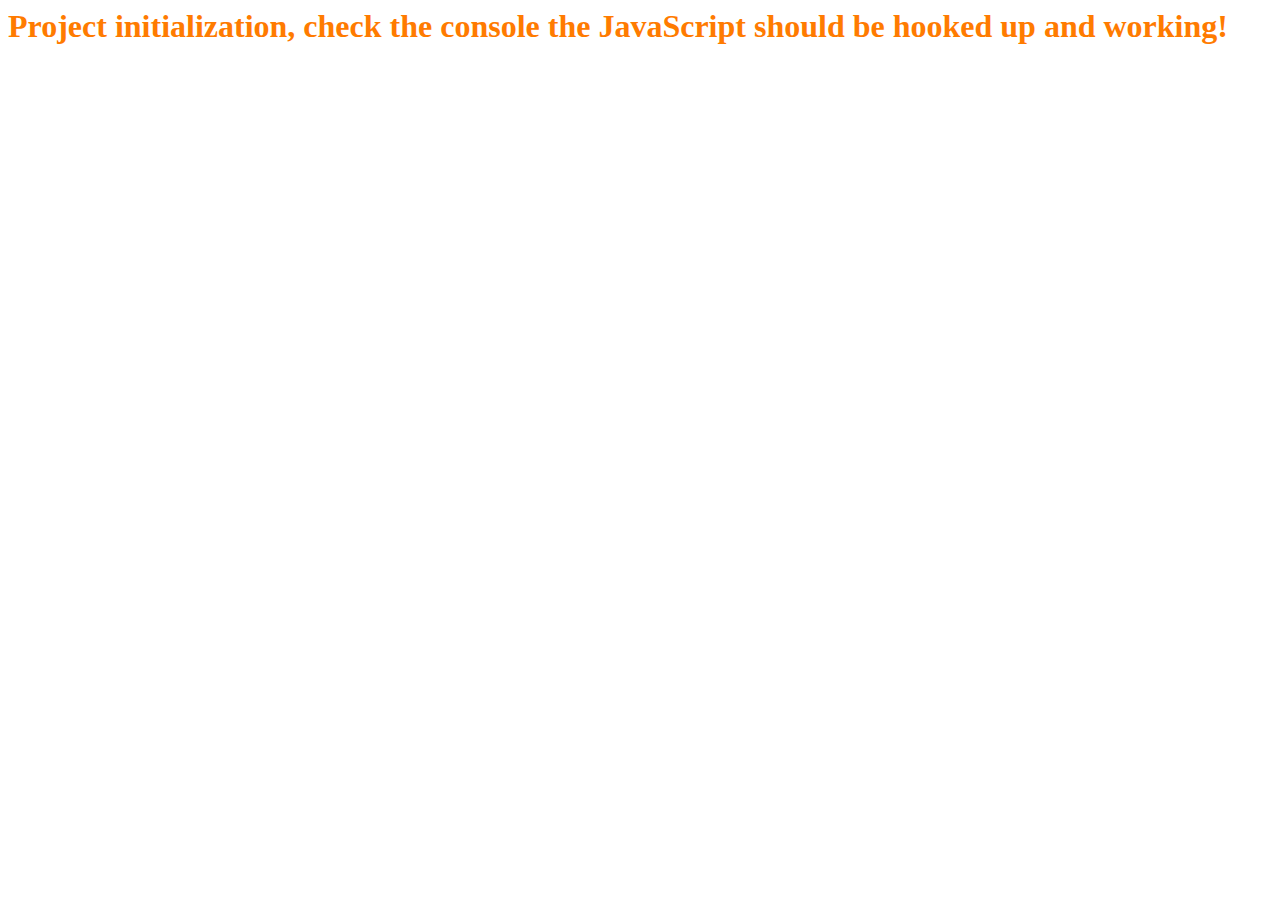
<file: index.html>
<html lang="en">
<head>
    <meta charset="UTF-8">
    <meta name="viewport" content="width=device-width, initial-scale=1.0">
    <link rel="stylesheet" href="initial.css">
    <title>LBF-PROJECT</title>
</head>
<body>
    <h1 class="placeholder">Project initialization, check the console the JavaScript should be hooked up and working!</h1>
    <script src="initial.js"></script>
</body>
</html>
</file>
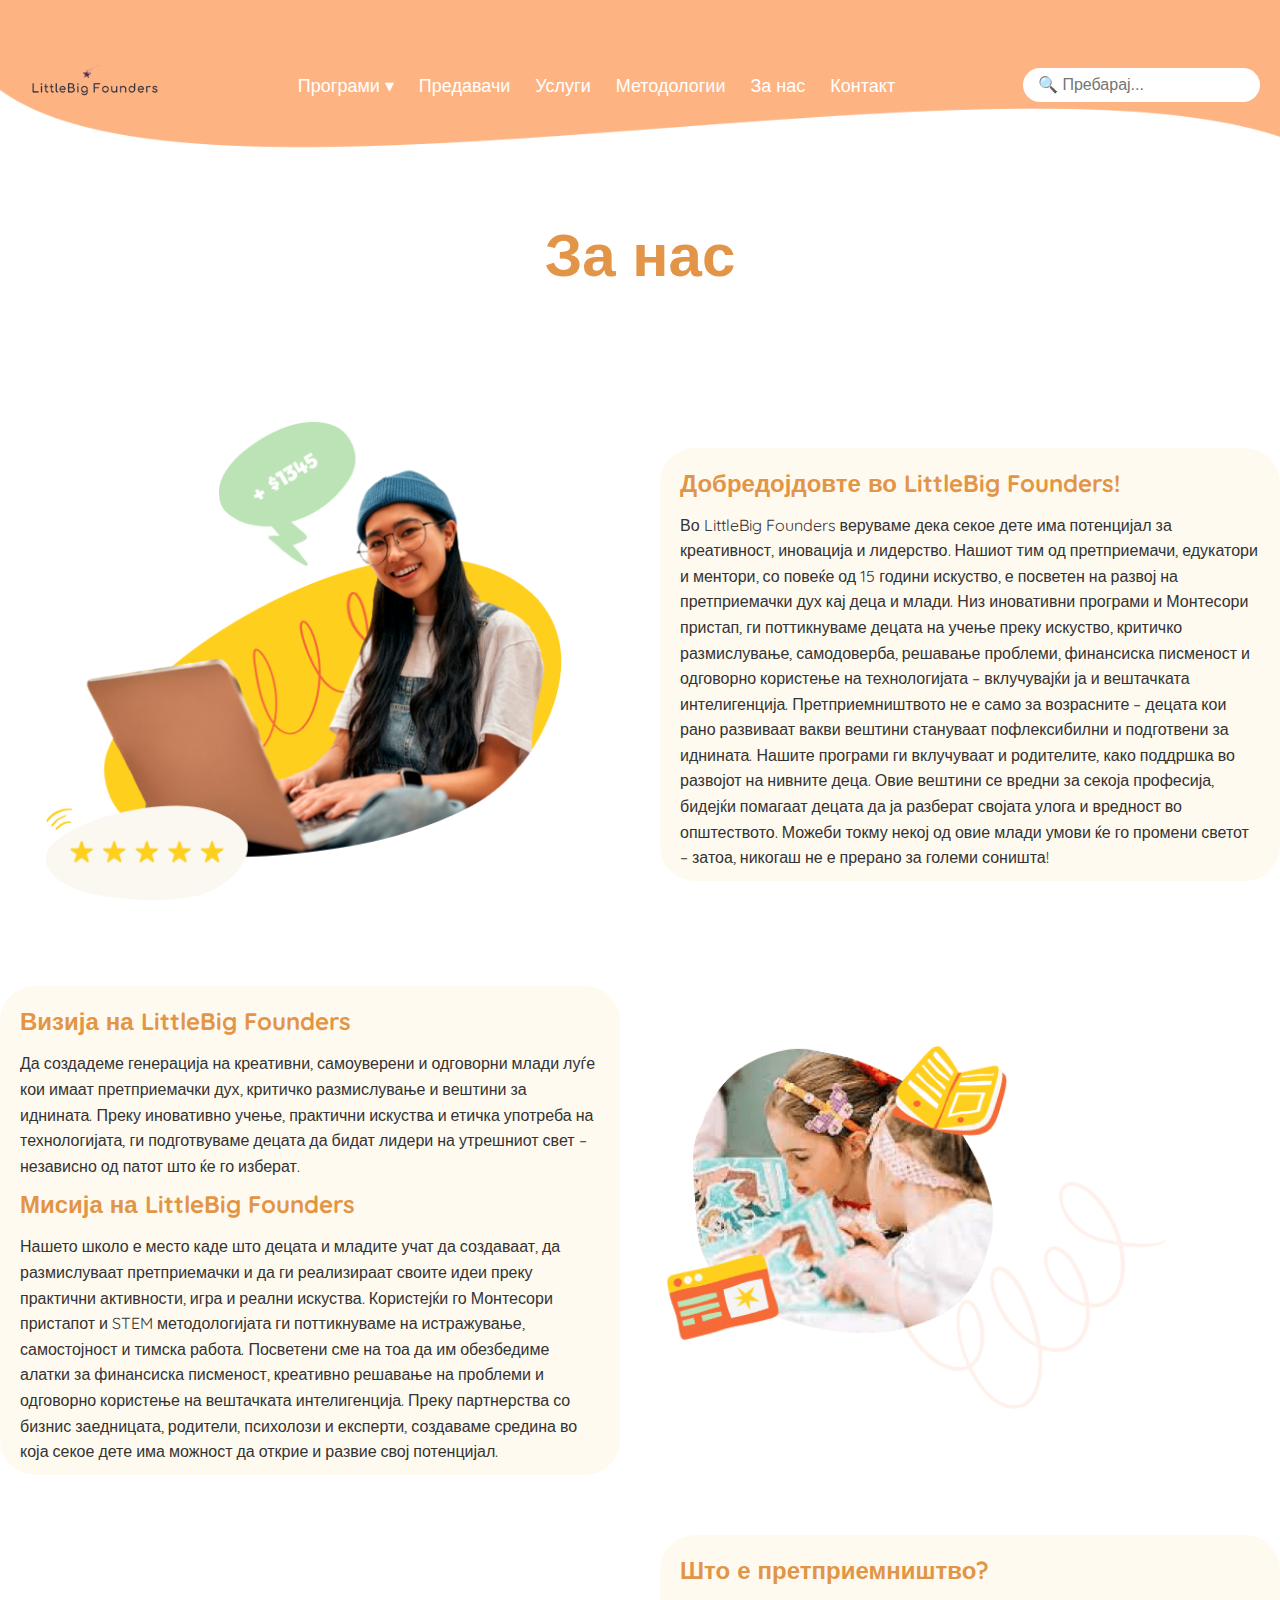
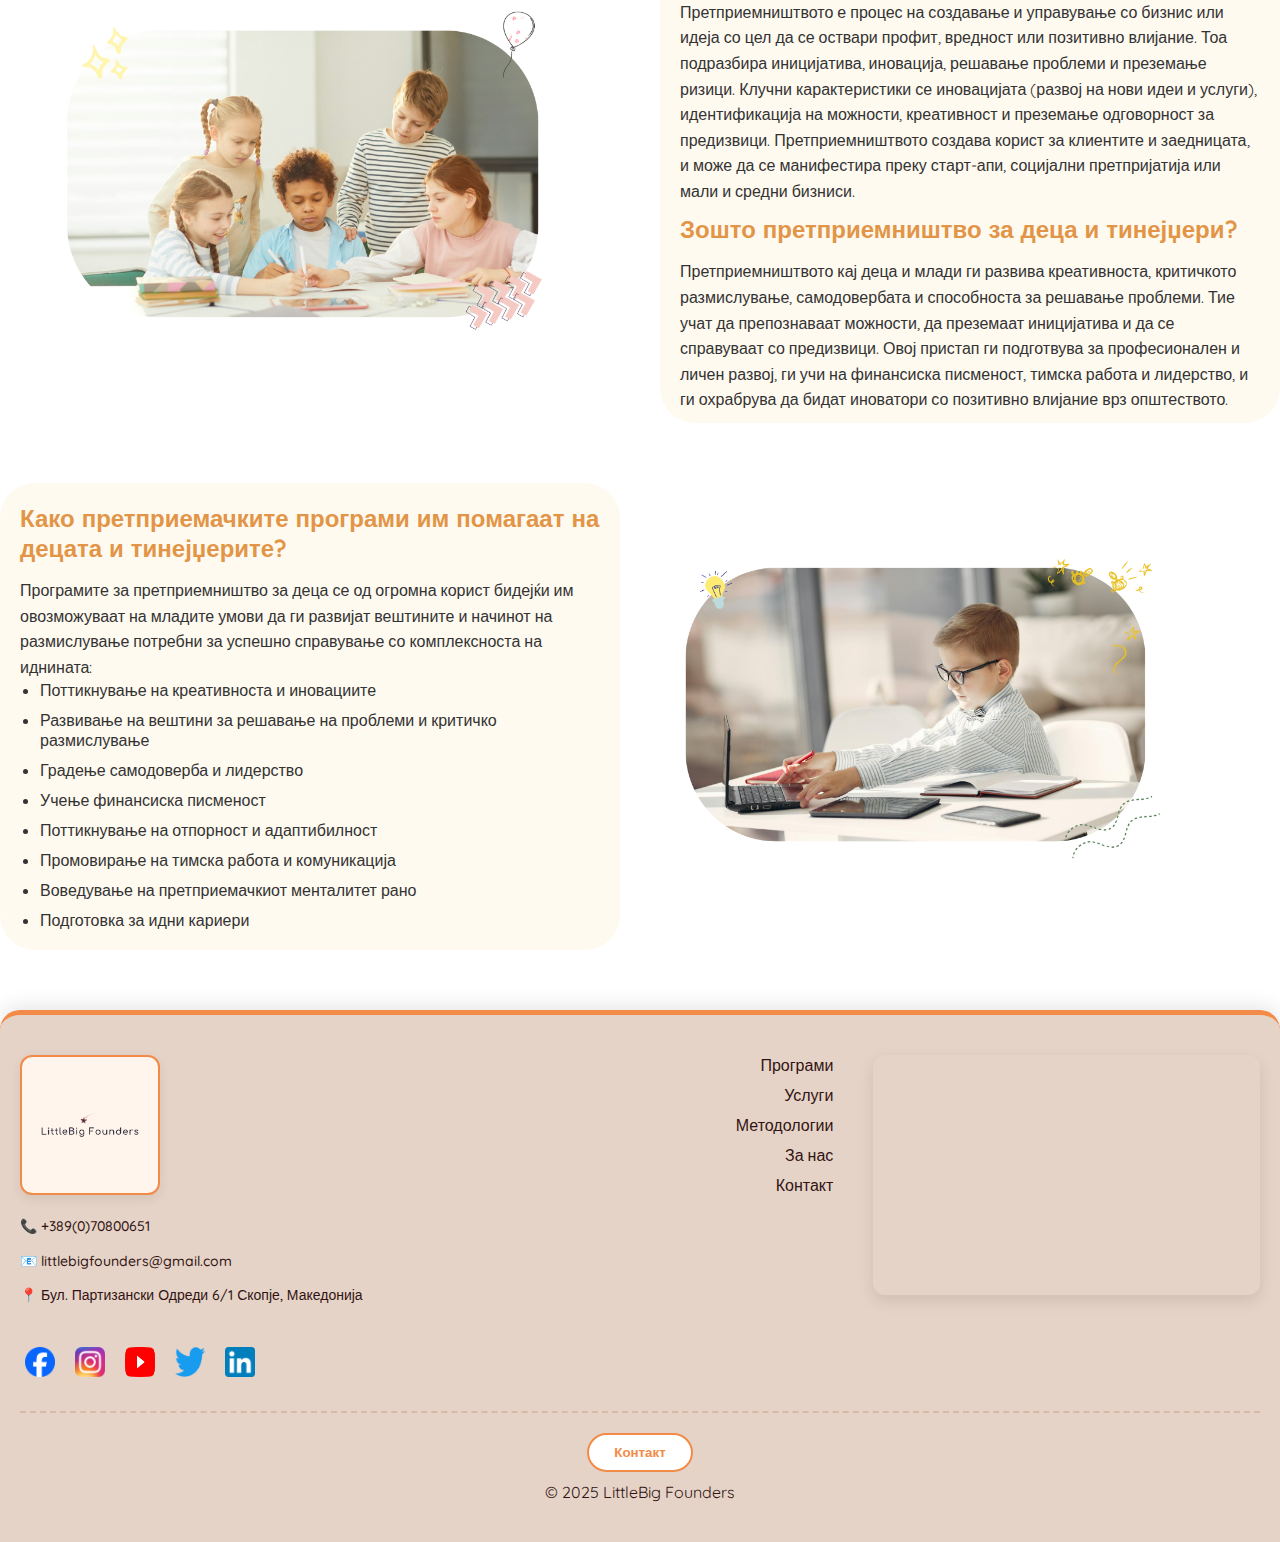
<file: about-us/index.html>
<!DOCTYPE html>
<html lang="en">

<head>
  <meta charset="UTF-8">
  <meta name="viewport" content="width=device-width, initial-scale=1.0">
  <link rel="stylesheet" href="style.css">
  <link href="https://fonts.googleapis.com/css2?family=Balthazar&family=Quicksand:wght@300..700&display=swap"
    rel="stylesheet">
  <title>LBF-PROJECT</title>
</head>

<body>
   <!-- NAVBAR -->
  <div class="navbar">
            <a href="../index.html">
      <img src="../about-us/images/logo.png" alt="Logo" class="logo" />
    </a>
    <div class="nav-toggle" id="nav-toggle">&#9776;</div>
  
    <nav class="nav-links" id="nav-links">
      <div class="dropdown">
        <a class="dropbtn" href="../programs/index.html" style="text-decoration: none">
          Програми &#9662;
        </a>
        <div class="dropdown-content">
          <a href="../programs-details-page/mini-startapdzii.html">Мини Стартапџии</a>
          <a href="../programs-details-page/idni-osnovaci.html">Идни основачи</a>
          <a href="../programs-details-page/mali-kreatori.html">Мали креатори</a>
        </div>
      </div>
      <a class="dropbtn" href="../lecturers/index.html">Предавачи</a>
      <a class="dropbtn" href="../services/index.html">Услуги</a>
      <a class="dropbtn" href="../methodologies-page/index.html">Методологии</a>
      <a class="dropbtn" href="../about-us/index.html">За нас</a>
      <a class="dropbtn" href="../contact/index.html">Контакт</a>
    </nav>
    <input type="text" placeholder="🔍 Пребарај..." class="search" />
  </div>

      <!-- ABOUT US -->

  <div class="about-header">
    <h1>За нас</h1>
  </div>



  <div class="content-block">
    <div class="image left">
      <img src="images/section1.png" alt="Kid with laptop" class="image-section">
    </div>
    <div class="text">
      <h2>Добредојдовте во LittleBig Founders!</h2>
      <p>
        Во LittleBig Founders веруваме дека секое дете има потенцијал за креативност, иновација и лидерство. Нашиот тим
        од претприемачи,
        едукатори и ментори, со повеќе од 15 години искуство, е посветен на развој на претприемачки дух кај деца и
        млади. Низ иновативни програми и
        Монтесори пристап, ги поттикнуваме децата на учење преку искуство, критичко размислување, самодоверба, решавање
        проблеми, финансиска
        писменост и одговорно користење на технологијата – вклучувајќи ја и вештачката интелигенција. Претприемништвото
        не е само за возрасните
        – децата кои рано развиваат вакви вештини стануваат пофлексибилни и подготвени за иднината. Нашите програми ги
        вклучуваат и родителите,
        како поддршка во развојот на нивните деца. Овие вештини се вредни за секоја професија, бидејќи помагаат децата
        да ја разберат својата
        улога и вредност во општеството. Можеби токму некој од овие млади умови ќе го промени светот – затоа, никогаш не
        е прерано за големи
        соништа!
      </p>
    </div>
  </div>

  <div class="content-block">
    <div class="image right img-mobile-1">
      <img src="images/section2.png" alt="Girls creating" class="image-section">
    </div>
    <div class="text">
      <h2>Визија на LittleBig Founders</h2>
      <p>
        Да создадеме генерација на креативни, самоуверени и одговорни млади луѓе кои имаат претприемачки дух, критичко
        размислување и
        вештини за иднината. Преку иновативно учење, практични искуства и етичка употреба на технологијата, ги
        подготвуваме децата да бидат
        лидери на утрешниот свет – независно од патот што ќе го изберат.
      </p>
      <h2>Мисија на LittleBig Founders</h2>
      <p>
        Нашето школо е место каде што децата и младите учат да создаваат, да размислуваат претприемачки и да ги
        реализираат своите идеи преку
        практични активности, игра и реални искуства. Користејќи го Монтесори пристапот и STEM методологијата ги
        поттикнуваме на истражување,
        самостојност и тимска работа. Посветени сме на тоа да им обезбедиме алатки за финансиска писменост, креативно
        решавање на проблеми и
        одговорно користење на вештачката интелигенција. Преку партнерства со бизнис заедницата, родители, психолози и
        експерти, создаваме
        средина во која секое дете има можност да открие и развие свој потенцијал.
      </p>
    </div>
    <div class="image right img-desktop-1">
      <img src="images/section2.png" alt="Girls creating" class="image-section">
    </div>
  </div>

  <div class="content-block">
    <div class="image left">
      <img src="images/section3.png" alt="Entrepreneur kids" class="image-section">
    </div>
    <div class="text">
      <h2>Што е претприемништво?</h2>
      <p>
        Претприемништвото е процес на создавање и управување со бизнис или идеја со цел да се оствари профит, вредност
        или позитивно влијание.
        Тоа подразбира иницијатива, иновација, решавање проблеми и преземање ризици. Клучни карактеристики се
        иновацијата (развој на нови идеи
        и услуги), идентификација на можности, креативност и преземање одговорност за предизвици. Претприемништвото
        создава корист за клиентите
        и заедницата, и може да се манифестира преку старт-апи, социјални претпријатија или мали и средни бизниси.
      </p>
      <h2>Зошто претприемништво за деца и тинејџери?</h2>
      <p>
        Претприемништвото кај деца и млади ги развива креативноста, критичкото размислување, самодовербата и способноста
        за решавање проблеми.
        Тие учат да препознаваат можности, да преземаат иницијатива и да се справуваат со предизвици. Овој пристап ги
        подготвува за професионален
        и личен развој, ги учи на финансиска писменост, тимска работа и лидерство, и ги охрабрува да бидат иноватори со
        позитивно влијание врз
        општеството.
      </p>
    </div>
  </div>

  <div class="content-block">
    <div class="image right img-mobile-2">
      <img src="images/section4.png" alt="Boy creating" class="image-section">
    </div>
    <div class="text">
      <h2>Како претприемачките програми им помагаат на децата и тинејџерите?</h2>
      <p>
        Програмите за претприемништво за деца се од огромна корист бидејќи им овозможуваат на младите умови да ги
        развијат вештините и
        начинот на размислување потребни за успешно справување со комплексноста на иднината:
      <ul class="custom-dots">
        <li>Поттикнување на креативноста и иновациите</li>
        <li>Развивање на вештини за решавање на проблеми и критичко размислување</li>
        <li>Градење самодоверба и лидерство</li>
        <li>Учење финансиска писменост</li>
        <li>Поттикнување на отпорност и адаптибилност</li>
        <li>Промовирање на тимска работа и комуникација</li>
        <li>Воведување на претприемачкиот менталитет рано</li>
        <li>Подготовка за идни кариери</li>
      </ul>
      </p>
    </div>
    <div class="image right img-desktop-2">
      <img src="images/section4.png" alt="Boy creating" class="image-section">
    </div>
  </div>
 <!-- Footer -->
     <footer class="footer">
      <div class="footer-content">
        <div class="footer-info">
          <img src="images/logo.png" alt="Лого" class="footer-logo" />
          <p>📞 +389(0)70800651</p>
          <p>📧 littlebigfounders@gmail.com</p>
          <p>📍 Бул. Партизански Одреди 6/1 Скопје, Македонија</p>
          <div class="footer-socials">
            <div class="footer-socials">
              <a href="https://www.facebook.com/profile.php?id=61574958621497" target="_blank">
                <img src="../universal-images/facebook.png" alt="Facebook" />
              </a>
              <a href="https://www.instagram.com/littlebigfounders/" target="_blank">
                <img src="../universal-images/instagram.webp" alt="Instagram" />
              </a>
              <a href="https://www.youtube.com/" target="_blank">
                <img src="../universal-images/youtube.png" alt="YouTube" />
              </a>
              <a href="https://x.com/" target="_blank">
                <img src="../universal-images/twitter.png" alt="Twitter" />
              </a>
              <a href="https://mk.linkedin.com/" target="_blank">
                <img src="../universal-images/linkedin.png" alt="LinkedIn" />
              </a>
            </div>
          </div>
        </div>
        <div class="footer-links">
          <ul>
            <li><a href="../programs/index.html"> Програми</a></li>
            <li><a href="../services/index.html"> Услуги</a></li>
            <li><a href="../methodologies/index.html"> Методологии</a></li>
            <li><a href="../about-us/index.html"> За нас</a></li>
            <li><a href="../contact/index.html"> Контакт</a></li>
          </ul>
        </div>
        <div class="footer-map">
          <iframe
            src="https://www.google.com/maps/embed?pb=!1m18!1m12!1m3!1d2965.0905888501734!2d21.42481047561023!3d41.998331357878534!2m3!1f0!2f0!3f0!3m2!1i1024!2i768!4f13.1!3m3!1m2!1s0x1354144cae363653%3A0x56a4e0712f335296!2sBlvd.%20Partizanski%20Odredi%206%2C%20Skopje%201000!5e0!3m2!1sen!2smk!4v1750275865320!5m2!1sen!2smk"
            width="600"
            height="450"
            style="border: 0"
            allowfullscreen=""
            loading="lazy"
            referrerpolicy="no-referrer-when-downgrade"
          ></iframe>
        </div>
      </div>

      <div class="footer-bottom">
        <button id="openContactModal">Контакт</button>
        <p>&copy; 2025 LittleBig Founders</p>
      </div>
    </footer>



    <!-- Contact Modal -->
    <div id="contactModal" class="modal">
      <div class="modal-content">
        <span class="close" id="closeContactModal">&times;</span>
        <h3>Контакт</h3>
        <form class="contact-form">
          <input type="text" placeholder="Име" required />
          <input type="email" placeholder="Email" required />
          <input type="text" placeholder="Програма / Услуга (опционално)" />
          <textarea rows="4" placeholder="Вашата порака" required></textarea>
          <button type="submit">Испрати</button>
        </form>
      </div>
    </div>

    <!-- <button id="scrollToTopBtn" title="Оди најгоре">⬆</button> -->
  <script src="app.js"></script>
</body>

</html>
</file>
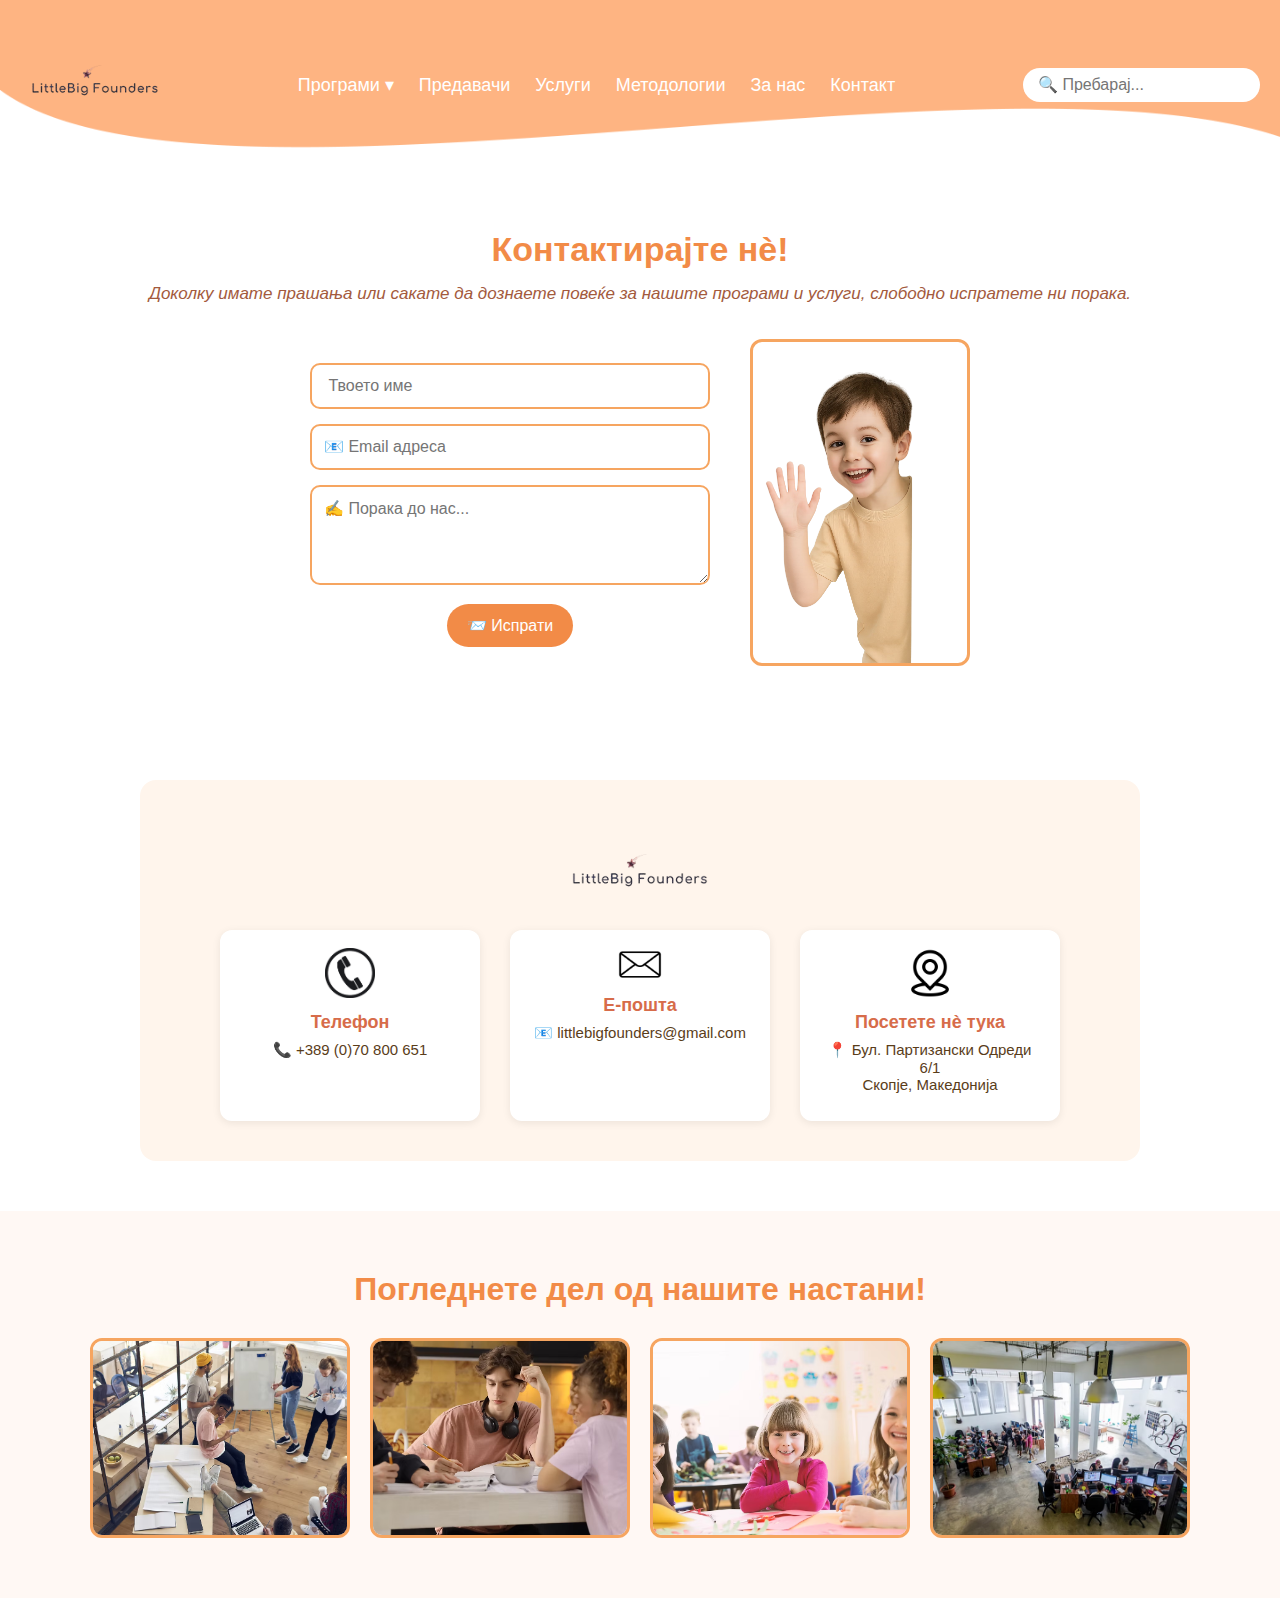
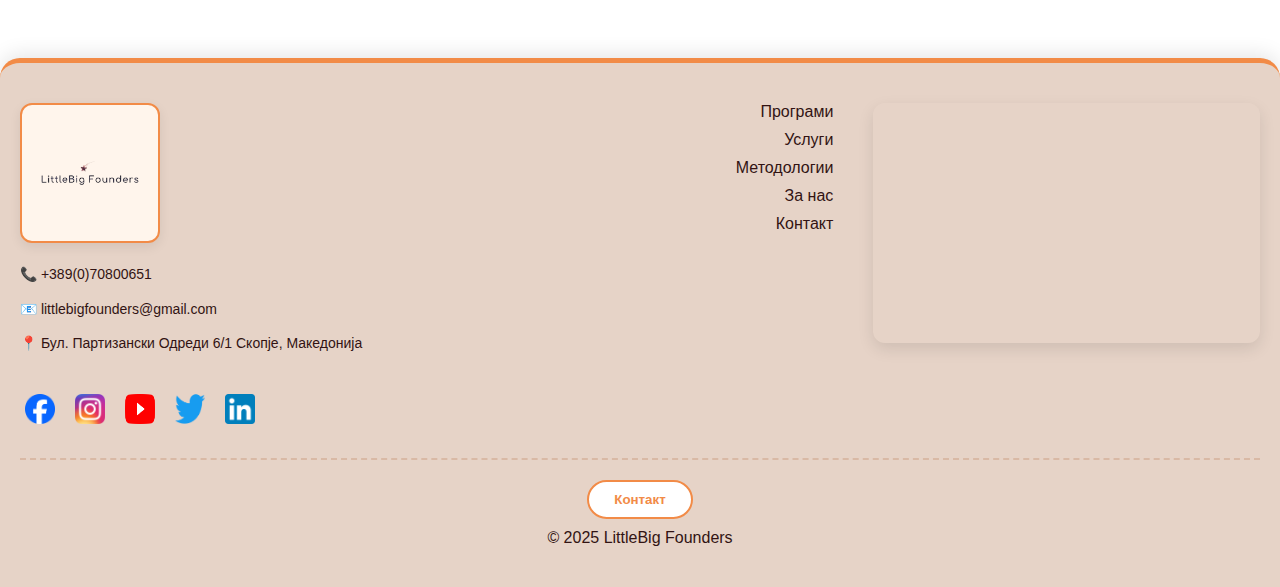
<file: contact/index.html>
<!DOCTYPE html>
<html lang="en">
	<head>
		<meta charset="UTF-8" />
		<meta name="viewport" content="width=device-width, initial-scale=1.0" />
		<title>LBF-PROJECT</title>
		<link rel="stylesheet" href="./style.css" />
	</head>
	<body>
		<div class="navbar">
			<a href="../index.html">
				<img src="./images-contact/logo.png" alt="Logo" class="logo" />
			</a>
			<div class="nav-toggle" id="nav-toggle">&#9776;</div>

			<nav class="nav-links" id="nav-links">
				<div class="dropdown">
					<a
						class="dropbtn"
						href="../programs/index.html"
						style="text-decoration: none">
						Програми &#9662;
					</a>
					<div class="dropdown-content">
						<a href="../programs-details-page/mini-startapdzii.html"
							>Мини Стартапџии</a
						>
						<a href="../programs-details-page/idni-osnovaci.html"
							>Идни основачи</a
						>
						<a href="../programs-details-page/mali-kreatori.html"
							>Мали креатори</a
						>
					</div>
				</div>
				<a class="dropbtn" href="../lecturers/index.html">Предавачи</a>
				<a href="../services/index.html">Услуги</a>
				<a class="dropbtn" href="../methodologies-page/index.html"
					>Методологии</a
				>
				<a class="dropbtn" href="../about-us/index.html">За нас</a>
				<a class="dropbtn" href="../contact/index.html">Контакт</a>
			</nav>
			<input type="text" placeholder="🔍 Пребарај..." class="search" />
		</div>

		<!-- Contact form -->

		<section class="contact-section">
			<h2>Контактирајте нè!</h2>
			<p class="contact-subtext">
				Доколку имате прашања или сакате да дознаете повеќе за нашите програми и
				услуги, слободно испратете ни порака.
			</p>

			<div class="contact-content">
				<div class="contact-form-block">
					<form class="main-contact-form">
						<input type="text" placeholder=" Твоето име" required />
						<input type="email" placeholder="📧 Email адреса" required />
						<textarea
							rows="4"
							placeholder="✍️ Порака до нас..."
							required></textarea>
						<button type="submit">📨 Испрати</button>
					</form>
				</div>

				<div class="contact-illustration">
					<img
						src="images-contact/peekingKid-Photoroom.png"
						alt="Деца кои испраќаат порака" />
				</div>
			</div>
		</section>

		<section class="contact-options">
			<div class="contact-logo-wrapper">
				<img src="images-contact/logo.png" alt="Лого на LittleBig Founders" />
			</div>
			<div class="options-container">
				<div class="option">
					<img src="images-contact/phone.png" alt="Телефон" />
					<h3>Телефон</h3>
					<p>📞 +389 (0)70 800 651</p>
				</div>

				<div class="option">
					<img src="images-contact/email.jpg" alt="Е-пошта" />
					<h3>Е-пошта</h3>
					<p>📧 littlebigfounders@gmail.com</p>
				</div>

				<div class="option">
					<img src="images-contact/address.png" alt="Адреса" />
					<h3>Посетете нè тука</h3>
					<p>
						📍 Бул. Партизански Одреди 6/1 <br />
						Скопје, Македонија
					</p>
				</div>
			</div>
		</section>

		<section class="gallery-section">
			<h2>Погледнете дел од нашите настани!</h2>
			<p class="gallery-subtext"></p>

			<div class="gallery-grid">
				<img src="./images-contact/gallery1.avif" alt="Настан 1" />
				<img src="./images-contact/gallery2.avif" alt="Настан 2" />
				<img src="./images-contact/gallery3.avif" alt="Настан 3" />
				<img src="./images-contact/gallery4.avif" alt="Настан 4" />
			</div>
		</section>

		<!-- Footer -->

		<footer class="footer">
			<div class="footer-content">
				<div class="footer-info">
					<img src="images-contact/logo.png" alt="Лого" class="footer-logo" />
					<p>📞 +389(0)70800651</p>
					<p>📧 littlebigfounders@gmail.com</p>
					<p>📍 Бул. Партизански Одреди 6/1 Скопје, Македонија</p>
					<div class="footer-socials">
						<div class="footer-socials">
							<a
								href="https://www.facebook.com/profile.php?id=61574958621497"
								target="_blank">
								<img src="images-contact/facebook.png" alt="Facebook" />
							</a>
							<a
								href="https://www.instagram.com/littlebigfounders/"
								target="_blank">
								<img src="images-contact/instagram.webp" alt="Instagram" />
							</a>
							<a href="https://www.youtube.com/" target="_blank">
								<img src="images-contact/youtube.png" alt="YouTube" />
							</a>
							<a href="https://x.com/" target="_blank">
								<img src="images-contact/twitter.png" alt="Twitter" />
							</a>
							<a href="https://mk.linkedin.com/" target="_blank">
								<img src="images-contact/linkedin.png" alt="LinkedIn" />
							</a>
						</div>
					</div>
				</div>
				<div class="footer-links">
					<ul>
						<li><a href="../programs/index.html"> Програми</a></li>
						<li><a href="../services/index.html"> Услуги</a></li>
						<li><a href="../methodologies/index.html"> Методологии</a></li>
						<li><a href="../about-us/index.html"> За нас</a></li>
						<li><a href="../contact/index.html"> Контакт</a></li>
					</ul>
				</div>
				<div class="footer-map">
					<iframe
						src="https://www.google.com/maps/embed?pb=!1m18!1m12!1m3!1d2965.0905888501734!2d21.42481047561023!3d41.998331357878534!2m3!1f0!2f0!3f0!3m2!1i1024!2i768!4f13.1!3m3!1m2!1s0x1354144cae363653%3A0x56a4e0712f335296!2sBlvd.%20Partizanski%20Odredi%206%2C%20Skopje%201000!5e0!3m2!1sen!2smk!4v1750275865320!5m2!1sen!2smk"
						width="600"
						height="450"
						style="border: 0"
						allowfullscreen=""
						loading="lazy"
						referrerpolicy="no-referrer-when-downgrade"></iframe>
				</div>
			</div>

			<div class="footer-bottom">
				<button id="openContactModal">Контакт</button>
				<p>&copy; 2025 LittleBig Founders</p>
			</div>
		</footer>

		<!-- Contact Modal -->
		<div id="contactModal" class="modal">
			<div class="modal-content">
				<span class="close" id="closeContactModal">&times;</span>
				<h3>Контакт</h3>
				<form class="contact-form">
					<input type="text" placeholder="Име" required />
					<input type="email" placeholder="Email" required />
					<input type="text" placeholder="Програма / Услуга (опционално)" />
					<textarea rows="4" placeholder="Вашата порака" required></textarea>
					<button type="submit">Испрати</button>
				</form>
			</div>
		</div>

		<script src="./app.js"></script>
	</body>
</html>
</file>
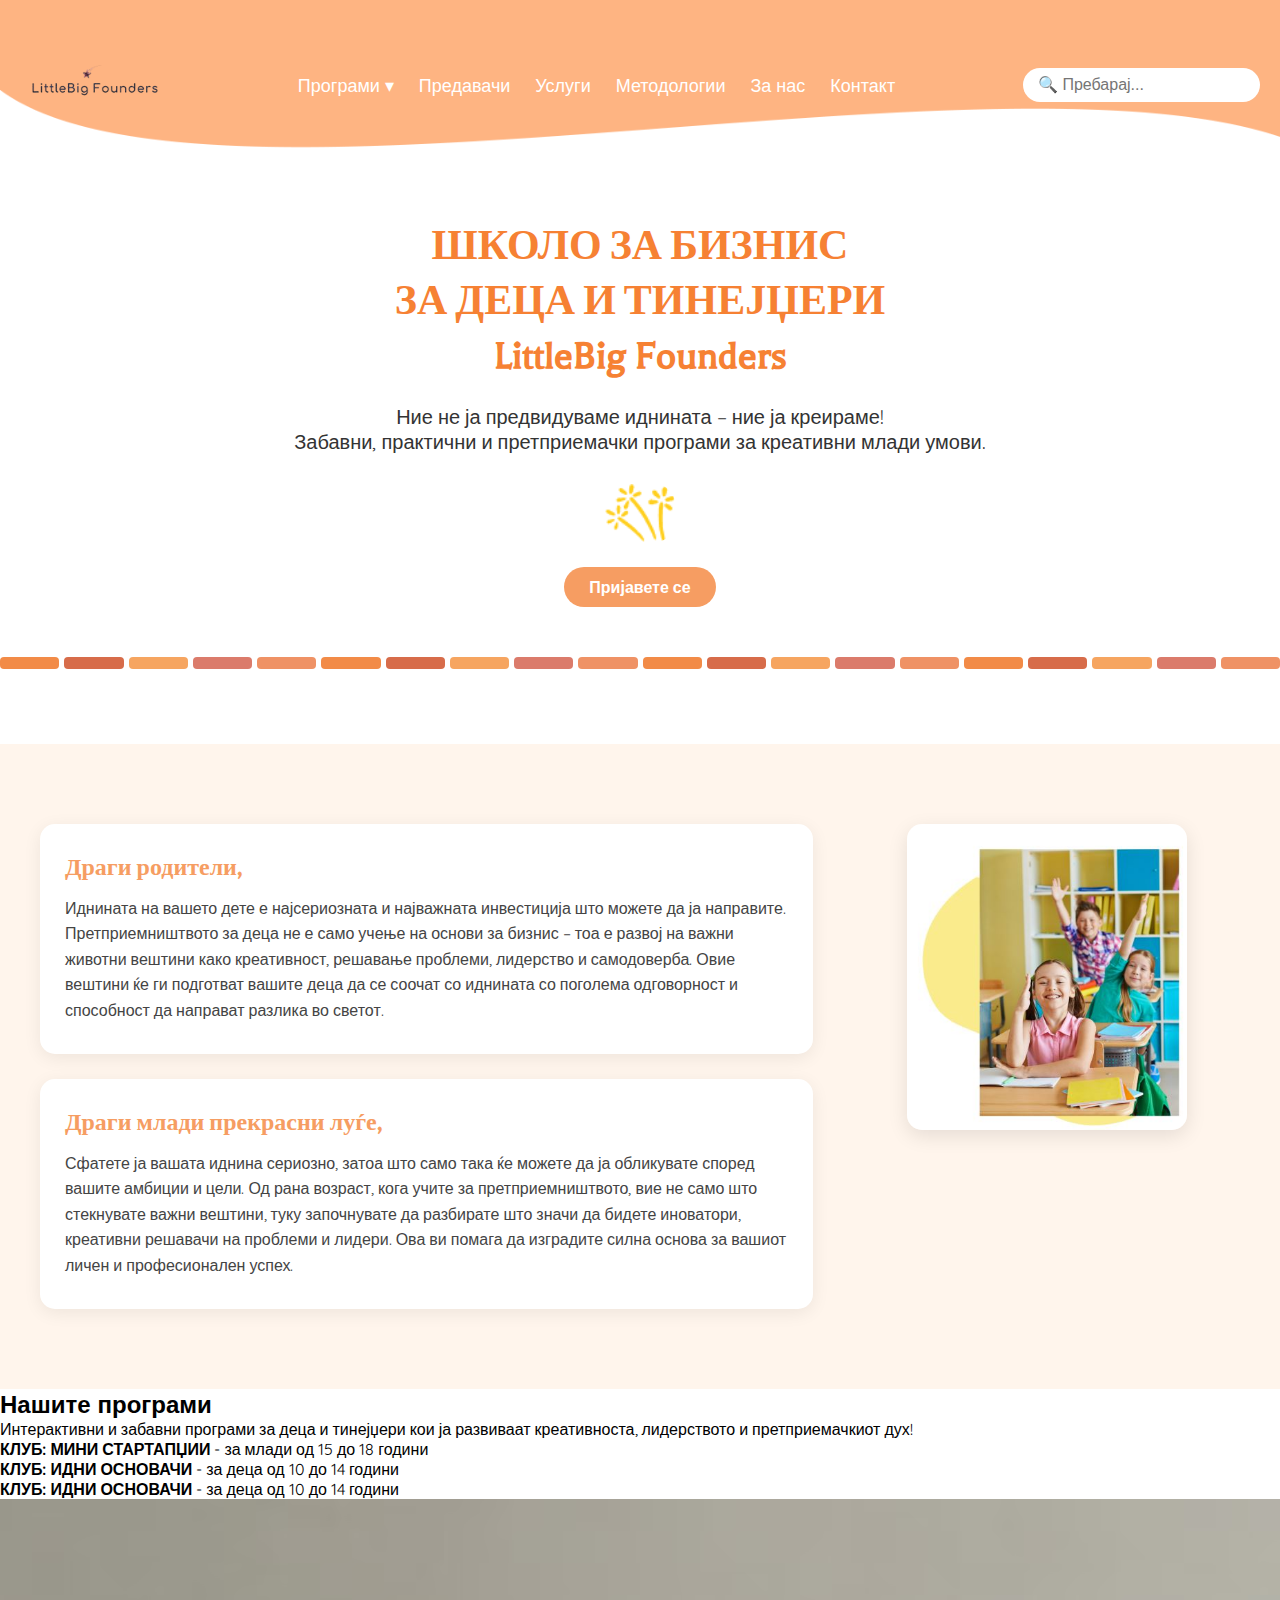
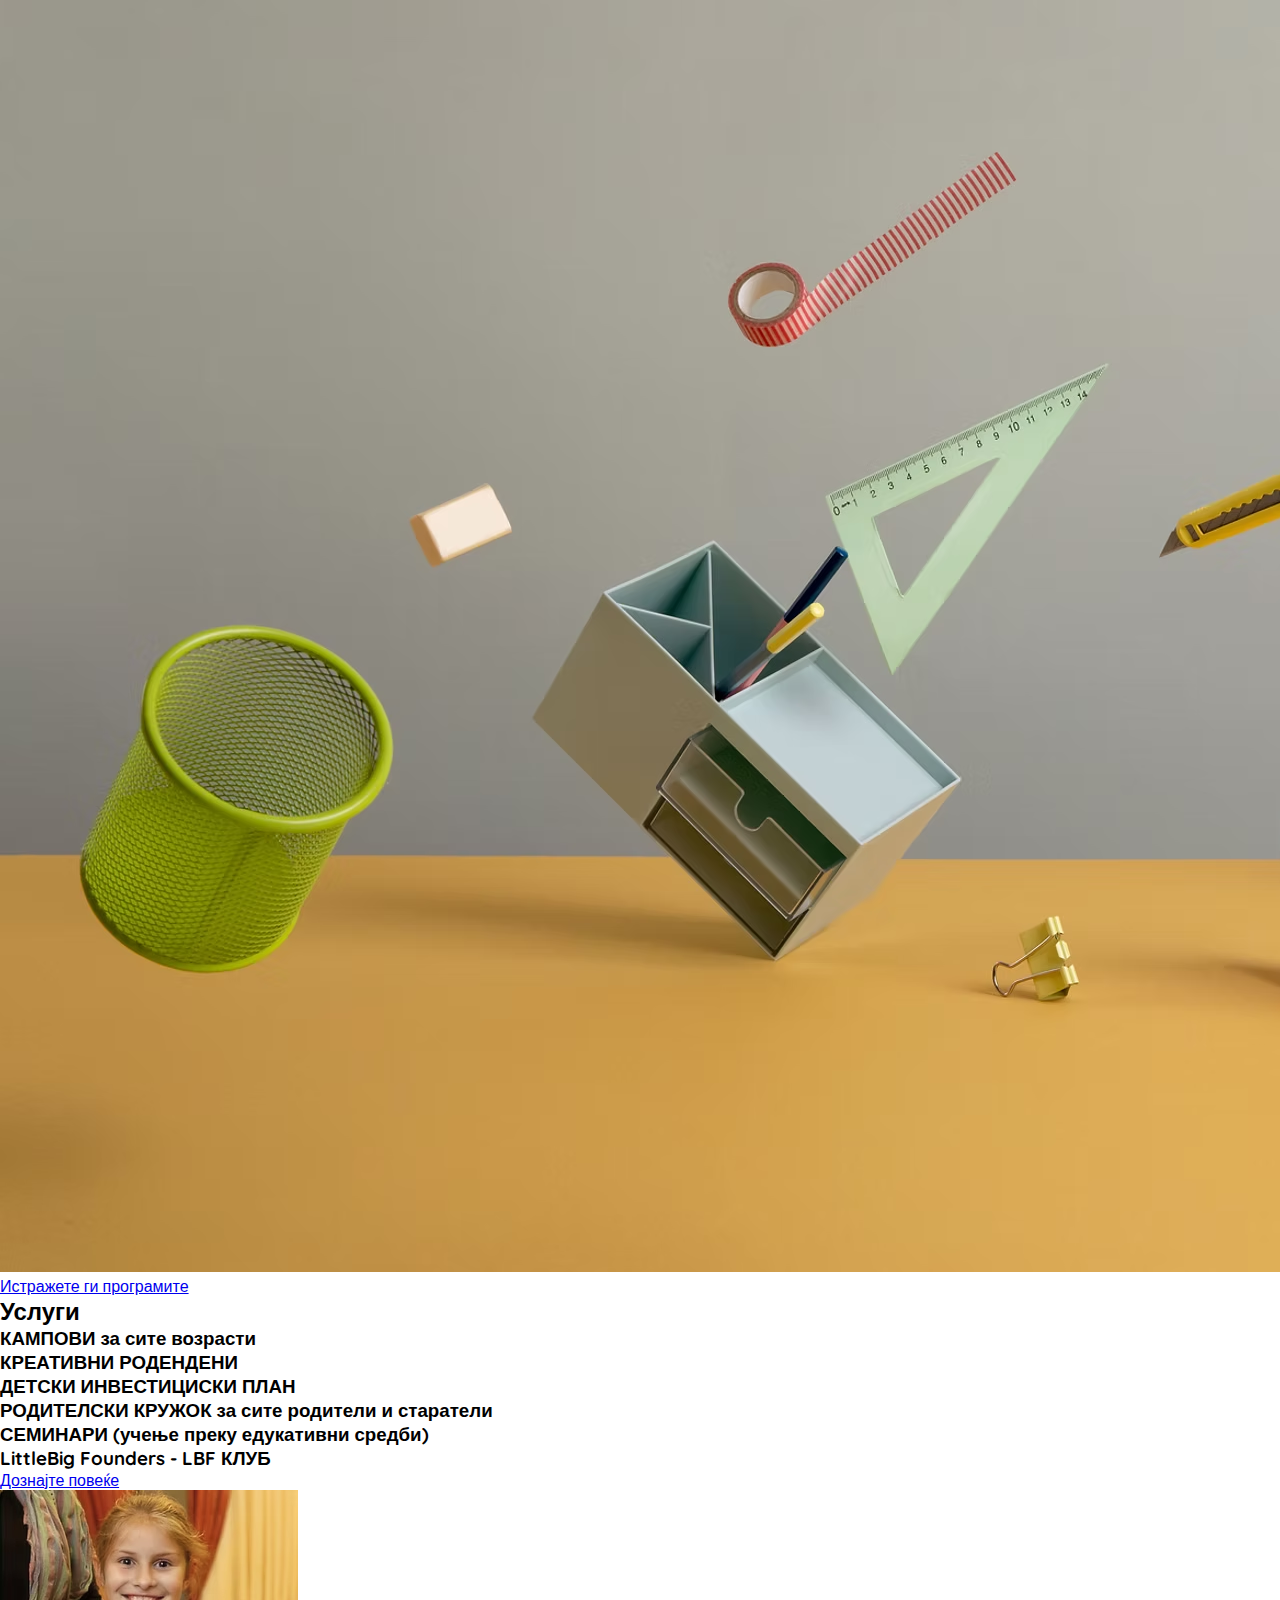
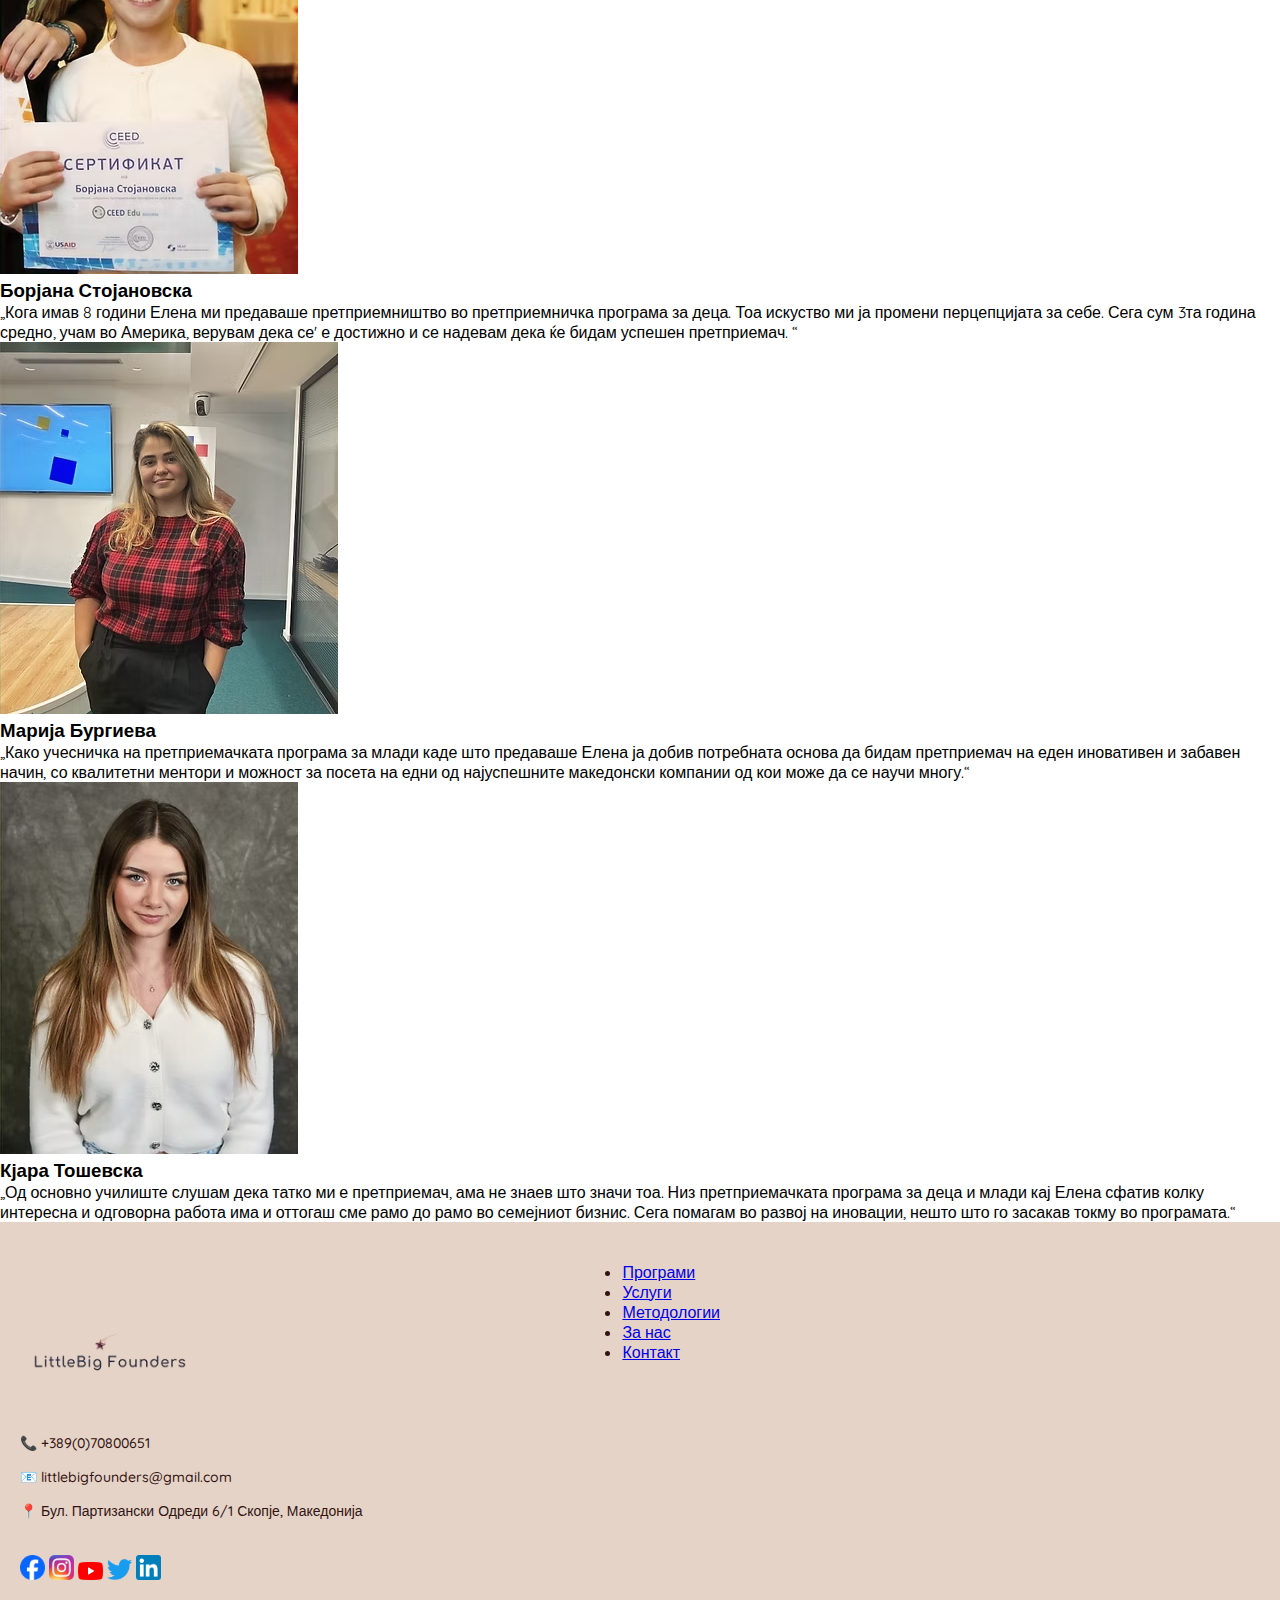
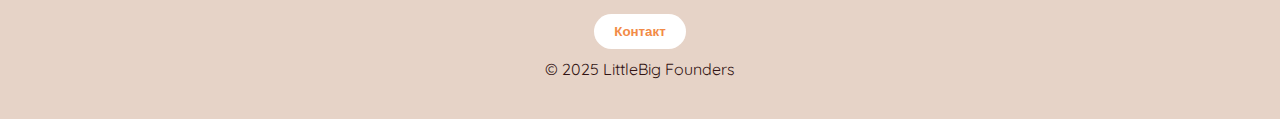
<file: home-page/index.html>
<!DOCTYPE html>
<html lang="en">
  <head>
    <meta charset="UTF-8" />
    <meta name="viewport" content="width=device-width, initial-scale=1.0" />
    <link rel="stylesheet" href="./style.css" />
    <link
      href="https://fonts.googleapis.com/css2?family=Balthazar&family=Quicksand:wght@300..700&display=swap"
      rel="stylesheet"
    />
    <title>LBF-PROJECT</title>
  </head>

  <body>
    <!-- Navbar -->
    <div class="navbar">
      <a href="../home-page/index.html">
        <img src="./images-homepage/logo.png" alt="Logo" class="logo" />
      </a>
      <div class="nav-toggle" id="nav-toggle">&#9776;</div>

      <nav class="nav-links" id="nav-links">
        <div class="dropdown">
          <a
            class="dropbtn"
            href="../programs/index.html"
            style="text-decoration: none"
          >
            Програми &#9662;
          </a>
          <div class="dropdown-content">
            <a href="../programs-details-page/mini-startapdzii.html">Мини Стартапџии</a>
            <a href="../programs-details-page/idni-osnovaci.html">Идни основачи</a>
            <a href="../programs-details-page/mali-kreatori.html">Мали креатори</a>
          </div>
        </div>
        <a class="dropbtn" href="../lecturers/index.html">Предавачи</a>
        <a class="dropbtn" href="../services/index.html">Услуги</a>
        <a class="dropbtn" href="../methodologies/index.html">Методологии</a>
        <a class="dropbtn" href="../about-us/index.html">За нас</a>
        <a class="dropbtn" href="../contact/index.html">Контакт</a>
      </nav>
      <input type="text" placeholder="🔍 Пребарај..." class="search" />
    </div>

    <section class="hero">
      <div class="hero-content">
        <h1>
          ШКОЛО ЗА БИЗНИС<br />ЗА ДЕЦА И ТИНЕЈЏЕРИ<br />LittleBig Founders
        </h1>
        <p>Ние не ја предвидуваме иднината – ние ја креираме!</p>
        <p>
          Забавни, практични и претприемачки програми за креативни млади умови.
        </p>

        <img
          src="images-homepage/photo.png"
          alt="Централна слика"
          class="center-image"
        />
        <a href="../programs/index.html" class="hero-btn">Пријавете се</a>
        <div class="multi-color-divider">
          <span class="line" style="background-color: #f28b47"></span>
          <span class="line" style="background-color: #d76c4a"></span>
          <span class="line" style="background-color: #f6a560"></span>
          <span class="line" style="background-color: #db7b6b"></span>
          <span class="line" style="background-color: #ef9265"></span>
          <span class="line" style="background-color: #f28b47"></span>
          <span class="line" style="background-color: #d76c4a"></span>
          <span class="line" style="background-color: #f6a560"></span>
          <span class="line" style="background-color: #db7b6b"></span>
          <span class="line" style="background-color: #ef9265"></span>
          <span class="line" style="background-color: #f28b47"></span>
          <span class="line" style="background-color: #d76c4a"></span>
          <span class="line" style="background-color: #f6a560"></span>
          <span class="line" style="background-color: #db7b6b"></span>
          <span class="line" style="background-color: #ef9265"></span>
          <span class="line" style="background-color: #f28b47"></span>
          <span class="line" style="background-color: #d76c4a"></span>
          <span class="line" style="background-color: #f6a560"></span>
          <span class="line" style="background-color: #db7b6b"></span>
          <span class="line" style="background-color: #ef9265"></span>
        </div>
      </div>
    </section>

    <section class="address-section">
      <div class="address-wrapper">
        <div class="address-container">
          <div class="address-block">
            <h2>Драги родители,</h2>
            <p>
              Иднината на вашето дете е најсериозната и најважната инвестиција
              што можете да ја направите. Претприемништвото за деца не е само
              учење на основи за бизнис – тоа е развој на важни животни вештини
              како креативност, решавање проблеми, лидерство и самодоверба. Овие
              вештини ќе ги подготват вашите деца да се соочат со иднината со
              поголема одговорност и способност да направат разлика во светот.
            </p>
          </div>

          <div class="address-block">
            <h2>Драги млади прекрасни луѓе,</h2>
            <p>
              Сфатете ја вашата иднина сериозно, затоа што само така ќе можете
              да ја обликувате според вашите амбиции и цели. Од рана возраст,
              кога учите за претприемништвото, вие не само што стекнувате важни
              вештини, туку започнувате да разбирате што значи да бидете
              иноватори, креативни решавачи на проблеми и лидери. Ова ви помага
              да изградите силна основа за вашиот личен и професионален успех.
            </p>
          </div>
        </div>
        <div class="address-image">
          <img src="images-homepage/photo1.JPG" alt="Слика за обраќања" />
        </div>
      </div>
    </section>

    <section class="program-section">
      <div class="program-content">
        <h2>Нашите програми</h2>
        <p>
          Интерактивни и забавни програми за деца и тинејџери кои ја развиваат
          креативноста, лидерството и претприемачкиот дух!
        </p>
        <ul class="clubs-list">
          <li>
            <strong>КЛУБ: МИНИ СТАРТАПЏИИ</strong> - за млади од 15 до 18 години
          </li>
          <li>
            <strong>КЛУБ: ИДНИ ОСНОВАЧИ</strong> - за деца од 10 до 14 години
          </li>
          <li>
            <strong>КЛУБ: ИДНИ ОСНОВАЧИ</strong> - за деца од 10 до 14 години
          </li>
        </ul>
    
          <img
            src="images-homepage/image-4.avif"
            alt="Програми"
            class="program-image"
          />
          <a href="../programs/index.html" class="program-btn">Истражете ги програмите</a>
      
      </div>
    </section>

    <section class="services-section">
      <div class="services-content">
        <h2>Услуги</h2>
        <div class="services-list">
          <div class="service-card">
            <h3>КАМПОВИ за сите возрасти</h3>
          </div>
          <div class="service-card">
            <h3>КРЕАТИВНИ РОДЕНДЕНИ</h3>
          </div>
          <div class="service-card">
            <h3>ДЕТСКИ ИНВЕСТИЦИСКИ ПЛАН</h3>
          </div>
          <div class="service-card">
            <h3>РОДИТЕЛСКИ КРУЖОК за сите родители и старатели</h3>
          </div>
          <div class="service-card">
            <h3>СЕМИНАРИ (учење преку едукативни средби)</h3>
          </div>
          <div class="service-card">
            <h3>LittleBig Founders - LBF КЛУБ</h3>
          </div>
        </div>
        <a href="../services/index.html" class="btn-services"
          >Дознајте повеќе</a
        >
      </div>
    </section>

    <section class="testimonials">
      <div class="testimonial-cards">
        <div class="testimonial-card">
          <img src="images-homepage/image-1.avif" alt="Родител 1" />
          <h3>Борјана Стојановска</h3>
          <p>
            „Кога имав 8 години Елена ми предаваше претприемништво во
            претприемничка програма за деца. Тоа искуство ми ја промени
            перцепцијата за себе. Сега сум 3та година средно, учам во Америка,
            верувам дека се' е достижно и се надевам дека ќе бидам успешен
            претприемач. “
          </p>
        </div>

        <div class="testimonial-card">
          <img src="images-homepage/image-2.avif" alt="Родител 2" />
          <h3>Марија Бургиева</h3>
          <p>
            „Како учесничка на претприемачката програма за млади каде што
            предаваше Елена ја добив потребната основа да бидам претприемач на
            еден иновативен и забавен начин, со квалитетни ментори и можност за
            посета на едни од најуспешните македонски компании од кои може да се
            научи многу.“
          </p>
        </div>

        <div class="testimonial-card">
          <img src="images-homepage/image-3.avif" alt="Родител 3" />
          <h3>Кјара Тошевска</h3>
          <p>
            „Од основно училиште слушам дека татко ми е претприемач, ама не
            знаев што значи тоа. Низ претприемачката програма за деца и млади
            кај Елена сфатив колку интересна и одговорна работа има и оттогаш
            сме рамо до рамо во семејниот бизнис. Сега помагам во развој на
            иновации, нешто што го засакав токму во програмата.“
          </p>
        </div>
      </div>
    </section>

    <!-- Footer -->
    <footer class="footer">
      <div class="footer-content">
        <div class="footer-info">
          <img src="images-homepage/logo.png" alt="Лого" class="footer-logo" />
          <p>📞 +389(0)70800651</p>
          <p>📧 littlebigfounders@gmail.com</p>
          <p>📍 Бул. Партизански Одреди 6/1 Скопје, Македонија</p>
          <div class="footer-socials">
            <div class="footer-socials">
              <a href="https://www.facebook.com/" target="_blank">
                <img src="images-homepage/facebook.png" alt="Facebook" />
              </a>
              <a href="https://www.instagram.com/" target="_blank">
                <img src="images-homepage/instagram.webp" alt="Instagram" />
              </a>
              <a href="https://www.youtube.com/" target="_blank">
                <img src="images-homepage/youtube.png" alt="YouTube" />
              </a>
              <a href="https://x.com/" target="_blank">
                <img src="images-homepage/twitter.png" alt="Twitter" />
              </a>
              <a href="https://mk.linkedin.com/" target="_blank">
                <img src="images-homepage/linkedin.png" alt="LinkedIn" />
              </a>
            </div>
          </div>
        </div>
        <div class="footer-links">
          <ul>
            <li><a href="../programs/index.html"> Програми</a></li>
            <li><a href="../services/index.html"> Услуги</a></li>
            <li><a href="../methodologies/index.html"> Методологии</a></li>
            <li><a href="../about-us/index.html"> За нас</a></li>
            <li><a href="../contact/index.html"> Контакт</a></li>
          </ul>
        </div>
        <div class="footer-map">
          <iframe
            src="https://www.google.com/maps/embed?pb=!1m18!1m12!1m3!1d2965.0905888501734!2d21.42481047561023!3d41.998331357878534!2m3!1f0!2f0!3f0!3m2!1i1024!2i768!4f13.1!3m3!1m2!1s0x1354144cae363653%3A0x56a4e0712f335296!2sBlvd.%20Partizanski%20Odredi%206%2C%20Skopje%201000!5e0!3m2!1sen!2smk!4v1750275865320!5m2!1sen!2smk"
            width="600"
            height="450"
            style="border: 0"
            allowfullscreen=""
            loading="lazy"
            referrerpolicy="no-referrer-when-downgrade"
          ></iframe>
        </div>
      </div>

      <div class="footer-bottom">
        <button id="openContactModal">Контакт</button>
        <p>&copy; 2025 LittleBig Founders</p>
      </div>
    </footer>

    <!-- Contact Modal -->
    <div id="contactModal" class="modal">
      <div class="modal-content">
        <span class="close" id="closeContactModal">&times;</span>
        <h3>Контакт</h3>
        <form class="contact-form">
          <input type="text" placeholder="Име" required />
          <input type="email" placeholder="Email" required />
          <input type="text" placeholder="Програма / Услуга (опционално)" />
          <textarea rows="4" placeholder="Вашата порака" required></textarea>
          <button type="submit">Испрати</button>
        </form>
      </div>
    </div>

    <button id="scrollToTopBtn" title="Оди најгоре">⬆</button>

    <script src="./homepage.js"></script>
  </body>
</html>
</file>
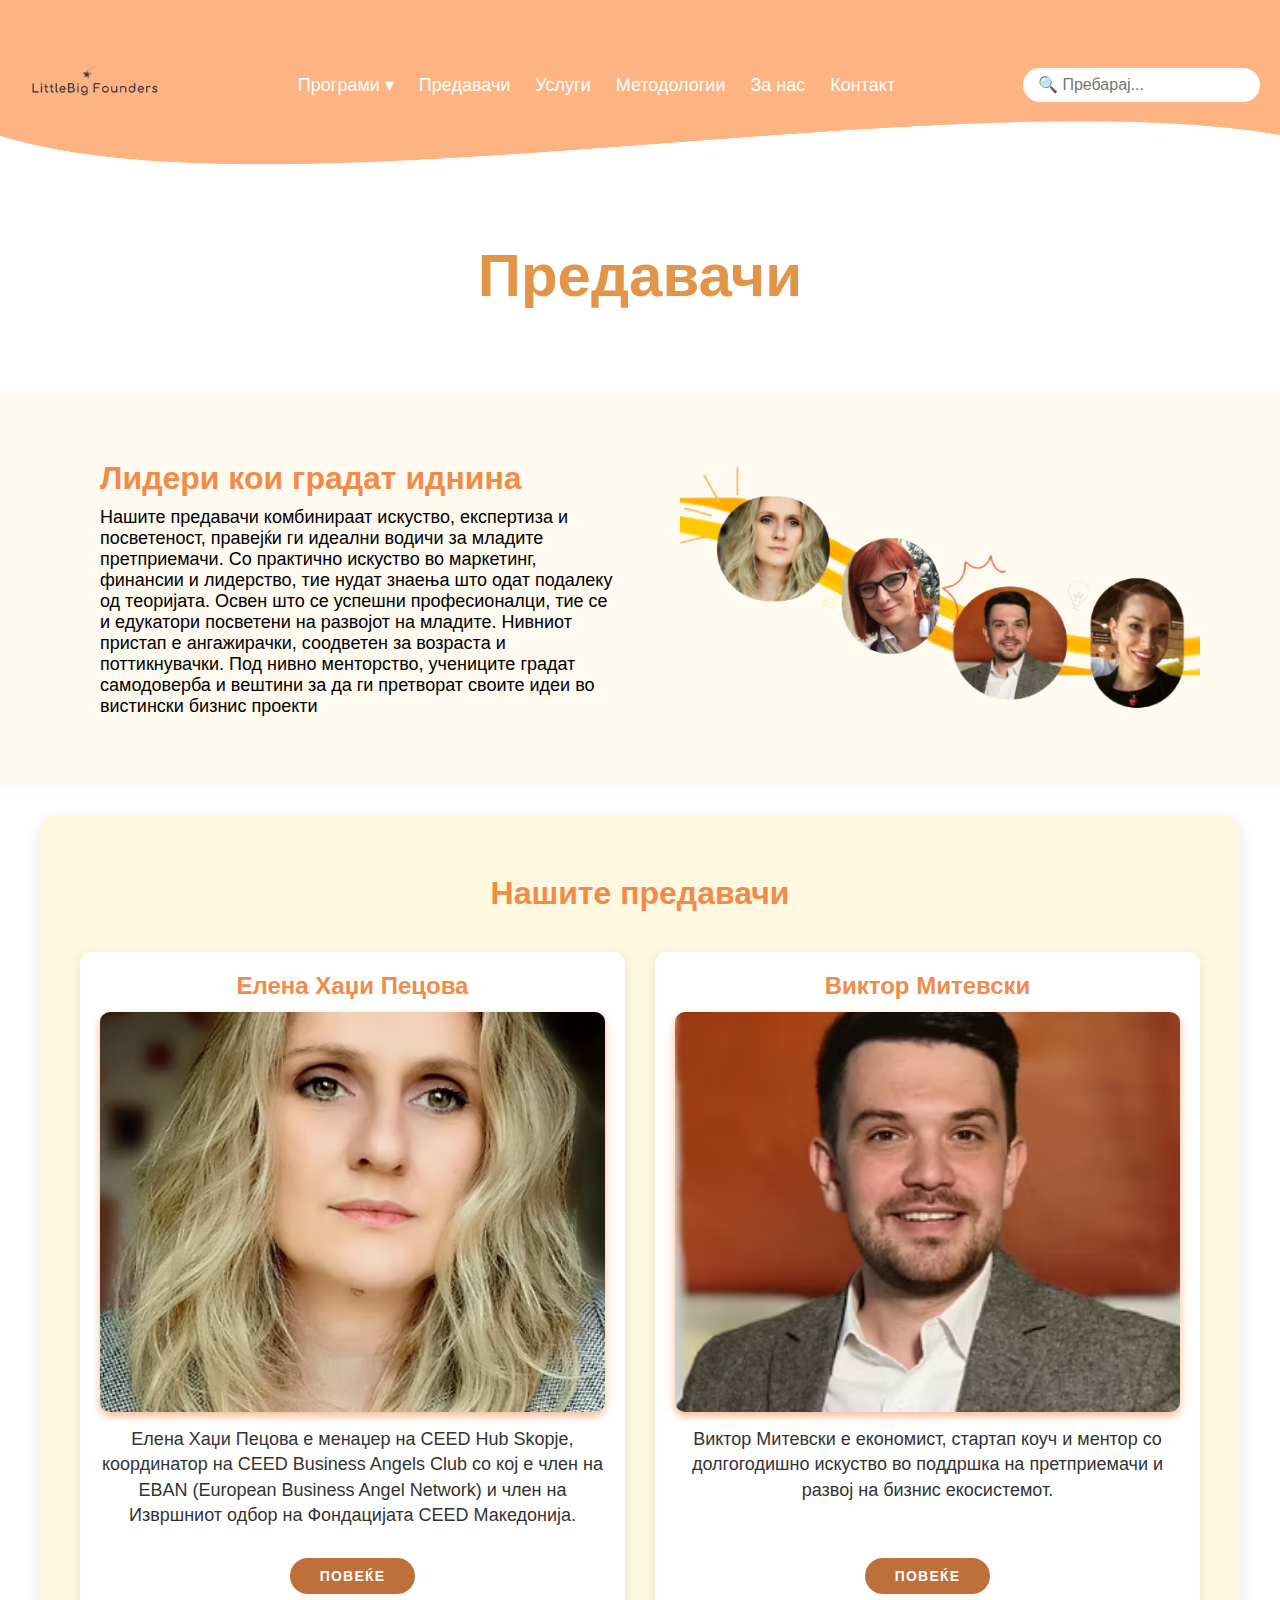
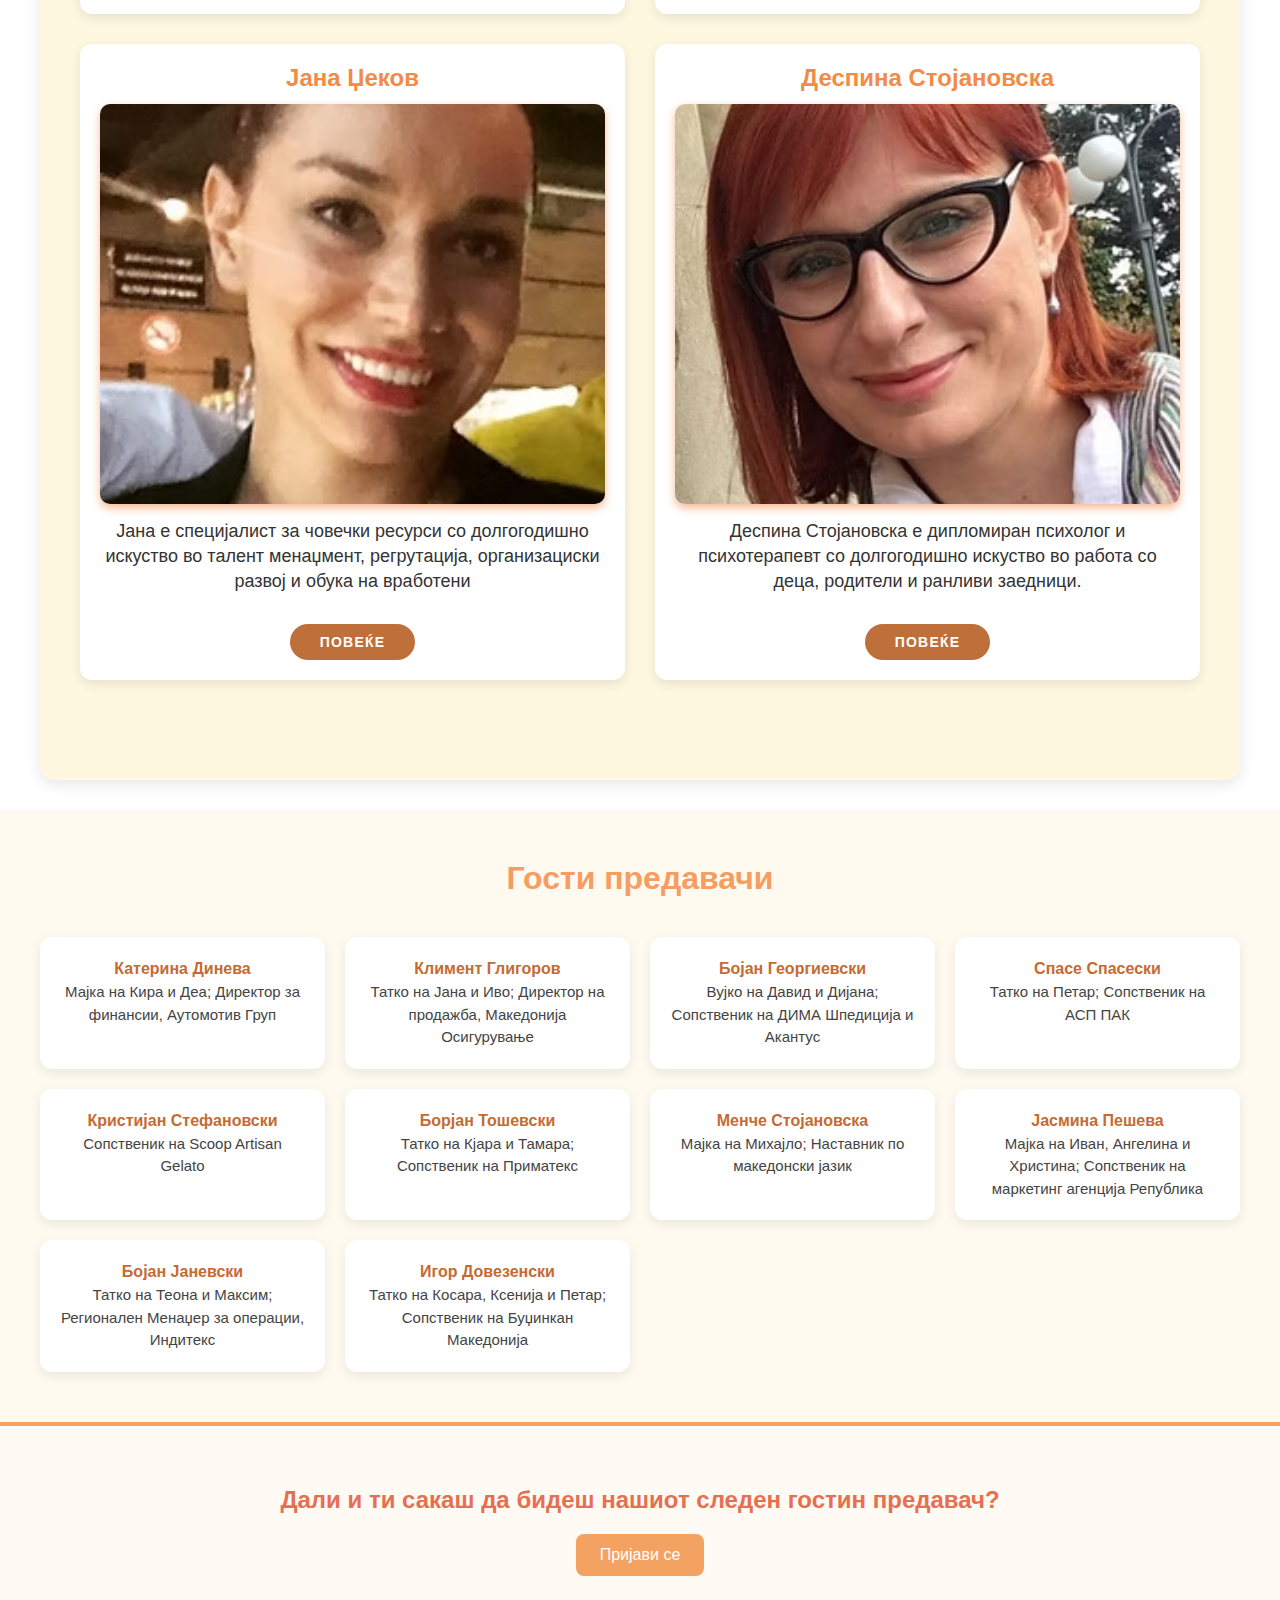
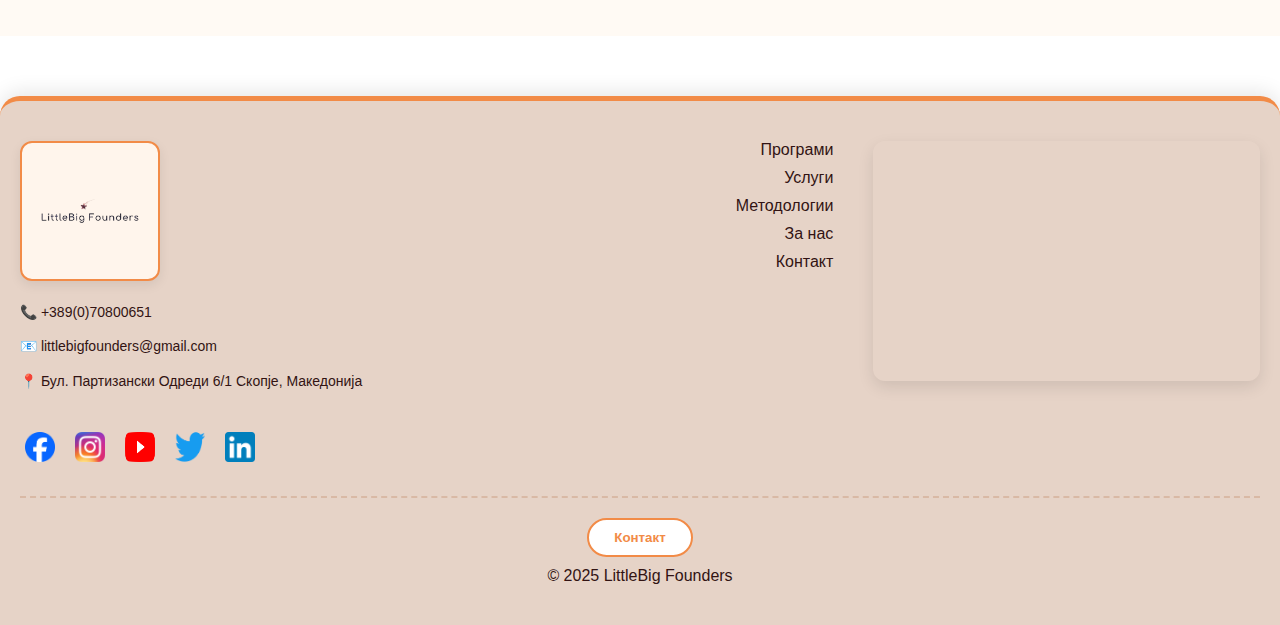
<file: lecturers/index.html>
<!DOCTYPE html>
<html lang="en">
<head>
    <meta charset="UTF-8">
    <meta name="viewport" content="width=device-width, initial-scale=1.0">
    <title>Предавачи | Little Big Founders</title>
    <link rel="stylesheet" href="style.css">
</head>
<body>
<div id="allContent">
    <!-- NAVBAR -->
   <div class="navbar">
            <a href="../index.html">
      <img src="../about-us/images/logo.png" alt="Logo" class="logo" />
    </a>
    <div class="nav-toggle" id="nav-toggle">&#9776;</div>
  
    <nav class="nav-links" id="nav-links">
      <div class="dropdown">
        <a class="dropbtn" href="../programs/index.html" style="text-decoration: none">
          Програми &#9662;
        </a>
        <div class="dropdown-content">
          <a href="../programs-details-page/mini-startapdzii.html">Мини Стартапџии</a>
          <a href="../programs-details-page/idni-osnovaci.html">Идни основачи</a>
          <a href="../programs-details-page/mali-kreatori.html">Мали креатори</a>
        </div>
      </div>
      <a class="dropbtn" href="../lecturers/index.html">Предавачи</a>
      <a class="dropbtn" href="../services/index.html">Услуги</a>
      <a class="dropbtn" href="../methodologies-page/index.html">Методологии</a>
      <a class="dropbtn" href="../about-us/index.html">За нас</a>
      <a class="dropbtn" href="../contact/index.html">Контакт</a>
    </nav>
    <input type="text" placeholder="🔍 Пребарај..." class="search" />
  </div>
    
    <div class="lecturers-header">
    <h1>Предавачи</h1>
    </div>

        <section class="info-section">
        <div class="info-text">
        <h2>
          Лидери кои градат иднина
        </h2>
        <p>
          Нашите предавачи комбинираат искуство, експертиза и посветеност, правејќи ги идеални водичи за младите претприемачи. 
          Со практично искуство во маркетинг, финансии и лидерство, тие нудат знаења што одат подалеку од теоријата. Освен што се успешни 
          професионалци, тие се и едукатори посветени на развојот на младите. Нивниот пристап е ангажирачки, соодветен за возраста и поттикнувачки. 
          Под нивно менторство, учениците градат самодоверба и вештини за да ги претворат своите идеи во вистински бизнис проекти
        </p>
        
      </div>
      <div class="info-image">
        <img src="../lecturers/ourLecturers.png" alt="Инфо слика" />
      </div>
     </section>
     
     <section id="more-info" class="more-info-section">
      <h3>Нашите предавачи</h3>
      <div class="cards-container">
        <div class="card">
          <h4 class="card-title">Елена Хаџи Пецова</h4>
          <img src="../lecturers/elena hp.avif" alt="Elena" class="card-image" />
          <p class="card-text">
            Елена Хаџи Пецова е менаџер на CEED Hub Skopje, координатор на CEED Business Angels Club со кој е член на EBAN (European Business Angel Network) и член на Извршниот 
            одбор на Фондацијата CEED Македонија.
        </p>
          </p>
          <button class="card-button" data-modal="modal-elena">ПОВЕЌЕ</button>
        </div>
        <div class="card">
          <h4 class="card-title">Виктор Митевски</h4>
          <img src="../lecturers/viktor m.avif"  alt="Viktor"   class="card-image"/>
          <p class="card-text">
            Виктор Митевски е економист, стартап коуч и ментор со долгогодишно искуство во поддршка на претприемачи и развој на бизнис екосистемот.
          </p>
          <button class="card-button" data-modal="modal-viktor">ПОВЕЌЕ</button>
        </div>
        
        <div class="card">
          <h4 class="card-title">Јана Џеков</h4>
          <img src="../lecturers/jana dz.avif"  alt="Jana" class="card-image" />
          <p class="card-text">
            Јана е специјалист за човечки ресурси со долгогодишно искуство во талент менаџмент, регрутација, организациски развој и обука на вработени
          </p>
          <button class="card-button" data-modal="modal-jana">ПОВЕЌЕ</button>
        </div>
        <div class="card">
          <h4 class="card-title">Деспина Стојановска</h4>
          <img src="../lecturers/despina s.avif" alt="Despina"  class="card-image"/>
          <p class="card-text">
            Деспина Стојановска е дипломиран психолог и психотерапевт со долгогодишно искуство во работа со деца, родители и ранливи заедници.
          </p>
          <button class="card-button" data-modal="modal-despina">ПОВЕЌЕ</button>
        </div>
        
      </div>
    </section>

          <!-- MODALS -->
     <div id="modal-elena" class="modal">
      <div class="modal-content">
        <button class="close" data-modal="modal-elena">&times;</button>
        <h2>Елена Хаџи Пецова</h2>
        <img src="../lecturers/elena hp.avif" alt="Elena" />
        <p>
          Елена Хаџи Пецова е менаџер на CEED Hub Skopje, координатор на CEED Business Angels Club со кој е член на EBAN (European Business Angel Network) и член на Извршниот 
          одбор на Фондацијата CEED Македонија.
          Со над 15 години искуство во поддршка на бизниси, таа е активен градител на стартап екосистемот во Македонија, води програми за 
          инвестициона подготвеност, пред-акцелерација и акцелерација, како и процеси за финансиска и нефинансиска поддршка на стартапи.        
          Покрај тоа, Елена е сертифициран консултант за стартапи од EBRD (Cambridge Methodology) и обучувач за Impact Management and Measurement методологија (EVPA). 
          Tаа има работено со повеќе од 200 компании во областа на корпоративни иновации, пристап до финансии и развој на бизнис модели, помагајќи им да обезбедат финансиска 
          поддршка за своите иновативни проекти. Иницијатор и основач на македонското учество во регионалната мрежа за поврзување на стартапи и инвеститори – ADRIATIC INVESTORS. 
          Tаа соработувала со над 40 странски експерти, споделувајќи знаење и поттикнувајќи раст на нови генерации претприемачи.​
        </p>
        <a href="https://www.linkedin.com/in/elena-hadzi-pecova-b65a9b4/" class="linkedin-btn" target="_blank">LinkedIn Профил</a>
      </div>
    </div>

    <div id="modal-viktor" class="modal">
      <div class="modal-content">
        <button class="close" data-modal="modal-viktor">&times;</button>
        <h2>Виктор Митевски</h2>
        <img src="../lecturers/viktor m.avif" alt="Viktor" />
        <p>
          Виктор Митевски е економист, стартап коуч и ментор со долгогодишно искуство во поддршка на претприемачи и развој на бизнис екосистемот. 
          Извршен директор на Здружението за истражување и анализи – ЗМАИ и коосновач на Startup Academy, каде што менторирал повеќе од 70 млади претприемачи во развојот 
          на нивните бизнис идеи. Работел како консултант за Обединетите Нации (UNFPA) и Светска банка, фокусирајќи се на економски анализи, јавни финансии и политики за одржлив развој.
          Неговото искуство вклучува работа со државни институции во областите на економска стратегија, отворени податоци и иновации. Тој е поранешен советник на Министер за финансии. 
          Стекнал магистерска диплома по применета економија од Texas A&M University и активно придонесува кон создавање претприемничка средина преку тренинзи, менторство и стратешки 
          анализи.
        </p>
        <a href="https://www.linkedin.com/in/viktormitevski/" class="linkedin-btn" target="_blank">LinkedIn Профил</a>
      </div>
    </div>

    <div id="modal-jana" class="modal">
      <div class="modal-content">
        <button class="close" data-modal="modal-jana">&times;</button>.
        <h2>Јана Џеков</h2>
        <img
          src="../lecturers/jana dz.avif"
          alt="Jana"
        />
        <p>
          Јана е специјалист за човечки ресурси со долгогодишно искуство во талент менаџмент, регрутација, организациски развој и обука на вработени. Работи како HR специјалист и е 
          одговорна за процесите на вработување, развој на човечкиот капитал и имплементација на HR стратегии за подобрување на ангажираноста и продуктивноста на тимот. Покрај работата 
          во областа на човечките ресурси, Јана има значајно искуство во образованието и работа со деца. Била професор по англиски јазик во приватното училиште IPS, како и активен 
          предавач и претприемач во семејниот бизнис – Училиште за англиски јазик, каде што работела на наставни методологии и креативни пристапи во учењето. Јана е магистер по 
          европски студии за интеграција и комуникации на Универзитетот „Св. Кирил и Методиј“ во Скопје, а дополнително се усовршила во областа на дигиталниот маркетинг преку програмата
          на Semos Digital Marketing Academy. Нејзината кариера претставува уникатна комбинација на човечки ресурси, едукација и комуникација, што ѝ овозможува да даде значаен придонес
          во развојот на младите кадри, корпоративната комуникација и образовните процеси.
        </p>
        <a href="https://www.linkedin.com/in/jana-djekov-21815629/" class="linkedin-btn" target="_blank">LinkedIn Профил</a>
      </div>
    </div>

    <div id="modal-despina" class="modal">
      <div class="modal-content">
        <button class="close" data-modal="modal-despina">&times;</button>
        <h2>Деспина Стојановска</h2>
        <img src="../lecturers/despina s.avif" alt="Despina" />
        <p>
          Деспина Стојановска е дипломиран психолог и психотерапевт со долгогодишно искуство во работа со деца, родители и ранливи заедници. Таа е носител на најзначајната европска 
          лиценца за психотерапија, што ја позиционира како еден од водечките професионалци во својата област. Нејзината работа е особено насочена кон превенција и интервенција кај 
          децата и младите, а активно соработува со родители за подобрување на семејната динамика и родителските вештини.     
          Поседува сертификат за Професионален обучувач на возрасни издаден од МОН. Во областа на психотерапија завршила Интегративен пристап, Трансакциска анализа и Системска и 
          семејна психотерапија. Моментално е тренер по СС Психотерапија. Во изминатите години работела како психотерапевт, обучувач и тренер во организации како Хопс,
          Прв семеен центар на град Скопје, СОС Детско Село, Комора на психолози, Нансен дијалог центар, каде што одржува обуки за ментално здравје, справување со стрес, личен развој 
          и тимска работа. Како дел од кампањата против врсничко насилство, таа се залага за подигнување на свеста, едукација и креирање безбедна средина за децата.
        </p>
        <a href="https://alternativagroup.org/mk/team/despina-stojanovska/" class="linkedin-btn" target="_blank">LinkedIn Профил</a>
      </div>
    </div>
     
<section class="guests-section">
  <h2>Гости предавачи</h2>
  <div class="guests-grid">
    <div class="guest-card">
      <p><strong>Катерина Динева</strong><br>Мајка на Кира и Деа; Директор за финансии, Аутомотив Груп</p>
    </div>
    <div class="guest-card">
      <p><strong>Климент Глигоров</strong><br>Татко на Јана и Иво; Директор на продажба, Македонија Осигурување</p>
    </div>
    <div class="guest-card">
      <p><strong>Бојан Георгиевски</strong><br>Вујко на Давид и Дијана; Сопственик на ДИМА Шпедиција и Акантус</p>
    </div>
    <div class="guest-card">
      <p><strong>Спасе Спасески</strong><br>Татко на Петар; Сопственик на АСП ПАК</p>
    </div>
    <div class="guest-card">
      <p><strong>Кристијан Стефановски</strong><br>Сопственик на Scoop Artisan Gelato</p>
    </div>
    <div class="guest-card">
      <p><strong>Борјан Тошевски</strong><br>Татко на Кјара и Тамара; Сопственик на Приматекс</p>
    </div>
    <div class="guest-card">
      <p><strong>Менче Стојановска</strong><br>Мајка на Михајло; Наставник по македонски јазик</p>
    </div>
    <div class="guest-card">
      <p><strong>Јасмина Пешева</strong><br>Мајка на Иван, Ангелина и Христина; Сопственик на маркетинг агенција Република</p>
    </div>
    <div class="guest-card">
      <p><strong>Бојан Јаневски</strong><br>Татко на Теона и Максим; Регионален Менаџер за операции, Индитекс</p>
    </div>
    <div class="guest-card">
      <p><strong>Игор Довезенски</strong><br>Татко на Косара, Ксенија и Петар; Сопственик на Буџинкан Македонија</p>
    </div>
  </div>
  
</section>
<section class="cta-section">
  <h2 class="cta-title">Дали и ти сакаш да бидеш нашиот следен гостин предавач?</h2>
  <button class="signup-btn" onclick="toggleForm()">Пријави се</button>

  <form class="signup-form" id="signupForm">
    <input type="text" placeholder="Име и Презиме" required>
    <input type="email" placeholder="Email адреса" required>
    <textarea placeholder="Кратко за себе..." required></textarea>
    <button type="submit">Испрати</button>
  </form>
</section>

<!---------------------------------------------------------------->
<!-- Contact Modal -->
<footer class="footer">
    <div class="footer-content">
        <div class="footer-info">
          <img src="images-lecturers/logo.png" alt="Лого" class="footer-logo" />
          <p>📞 +389(0)70800651</p>
          <p>📧 littlebigfounders@gmail.com</p>
          <p>📍 Бул. Партизански Одреди 6/1 Скопје, Македонија</p>
          <div class="footer-socials">
            <div class="footer-socials">
              <a href="https://www.facebook.com/profile.php?id=61574958621497" target="_blank">
                <img src="images-lecturers/facebook.png" alt="Facebook" />
              </a>
              <a href="https://www.instagram.com/littlebigfounders/" target="_blank">
                <img src="images-lecturers/instagram.webp" alt="Instagram" />
              </a>
              <a href="https://www.youtube.com/" target="_blank">
                <img src="images-lecturers/youtube.png" alt="YouTube" />
              </a>
              <a href="https://x.com/" target="_blank">
                <img src="images-lecturers/twitter.png" alt="Twitter" />
              </a>
              <a href="https://mk.linkedin.com/" target="_blank">
                <img src="images-lecturers/linkedin.png" alt="LinkedIn" />
              </a>
            </div>
          </div>
        </div>
        <div class="footer-links">
          <ul>
            <li><a href="../programs/index.html"> Програми</a></li>
            <li><a href="../services/index.html"> Услуги</a></li>
            <li><a href="../methodologies/index.html"> Методологии</a></li>
            <li><a href="../about-us/index.html"> За нас</a></li>
            <li><a href="../contact/index.html"> Контакт</a></li>
          </ul>
        </div>
        <div class="footer-map">
          <iframe
            src="https://www.google.com/maps/embed?pb=!1m18!1m12!1m3!1d2965.0905888501734!2d21.42481047561023!3d41.998331357878534!2m3!1f0!2f0!3f0!3m2!1i1024!2i768!4f13.1!3m3!1m2!1s0x1354144cae363653%3A0x56a4e0712f335296!2sBlvd.%20Partizanski%20Odredi%206%2C%20Skopje%201000!5e0!3m2!1sen!2smk!4v1750275865320!5m2!1sen!2smk"
            width="600"
            height="450"
            style="border: 0"
            allowfullscreen=""
            loading="lazy"
            referrerpolicy="no-referrer-when-downgrade"
          ></iframe>
        </div>
      </div>

      <div class="footer-bottom">
        <button id="openContactModal">Контакт</button>
        <p>&copy; 2025 LittleBig Founders</p>
      </div>
    </footer>

    <!-- Contact Modal -->
    <div id="contactModal" class="modal">
      <div class="modal-content">
        <span class="close" id="closeContactModal">&times;</span>
        <h3>Контакт</h3>
        <form class="contact-form">
          <input type="text" placeholder="Име" required />
          <input type="email" placeholder="Email" required />
          <input type="text" placeholder="Програма / Услуга (опционално)" />
          <textarea rows="4" placeholder="Вашата порака" required></textarea>
          <button type="submit">Испрати</button>
        </form>
      </div>
    </div>
    <script src="app.js"></script>
</body>
</html>
</file>
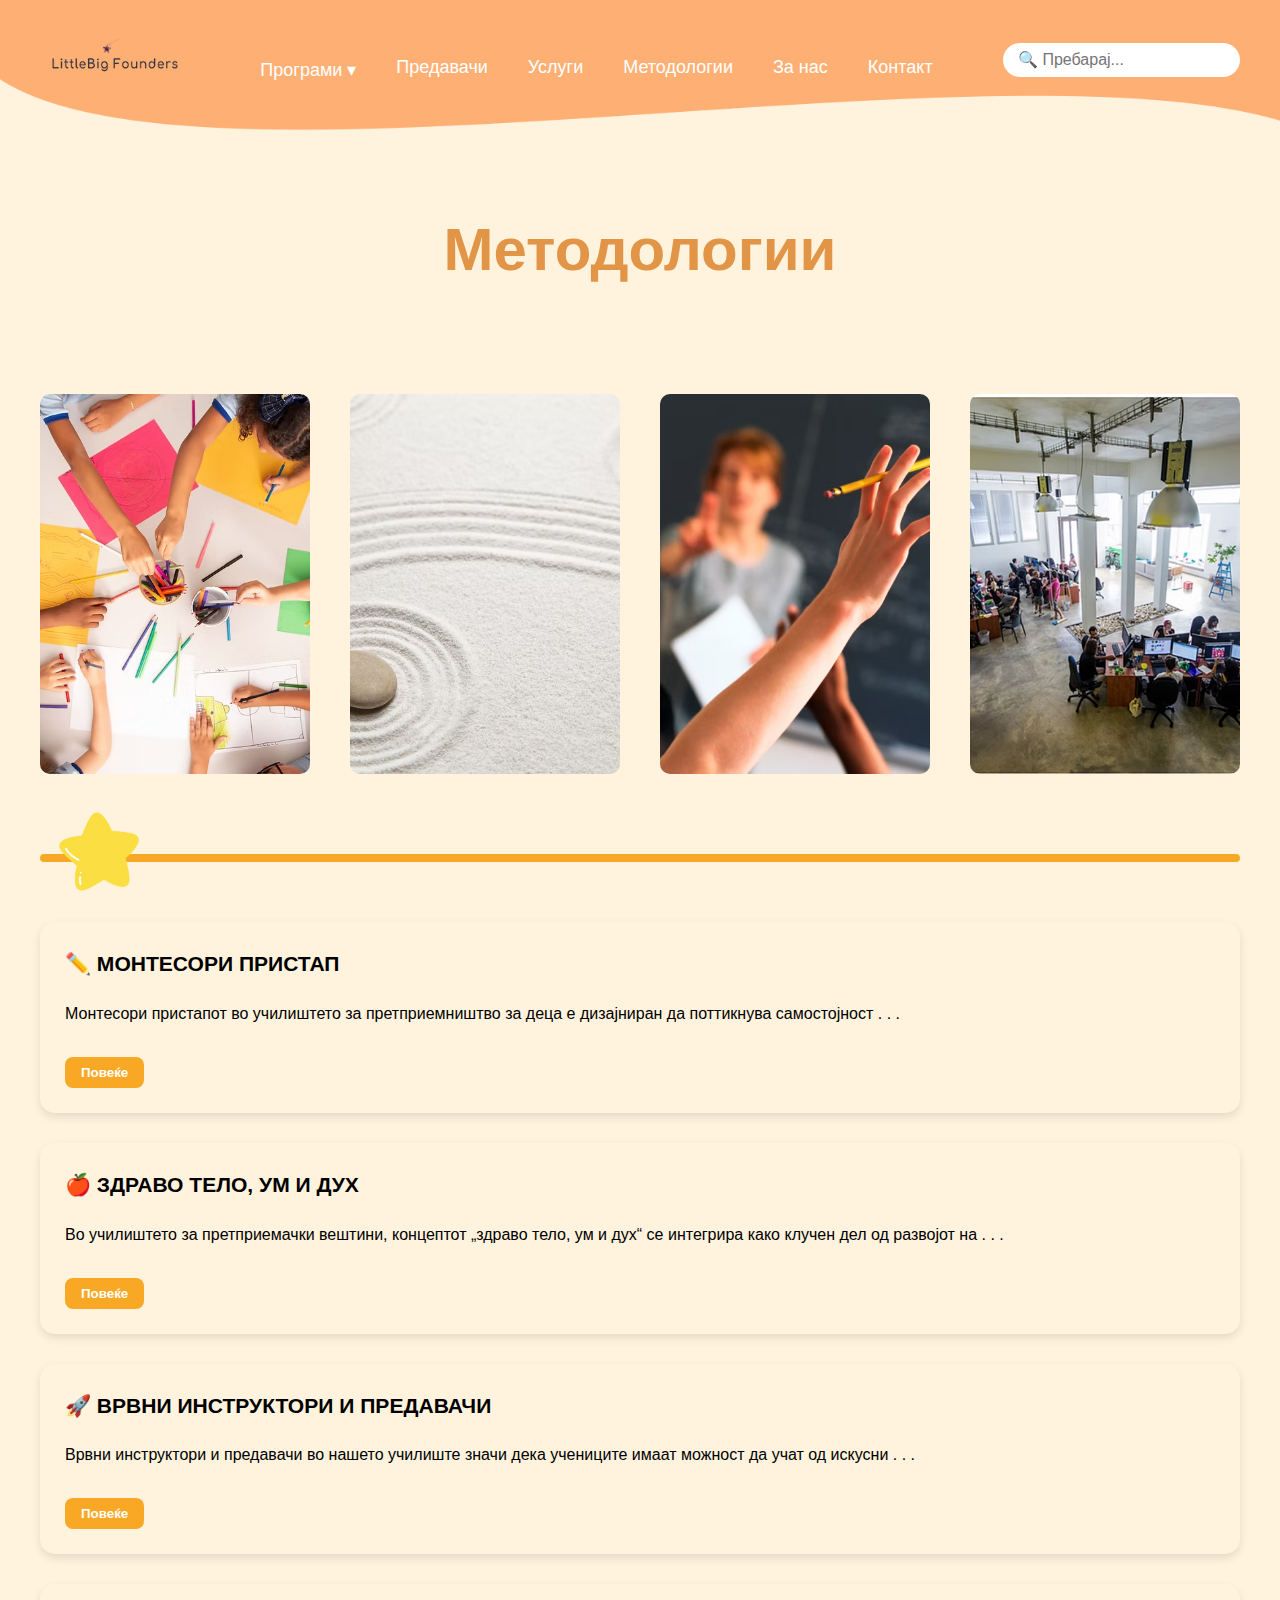
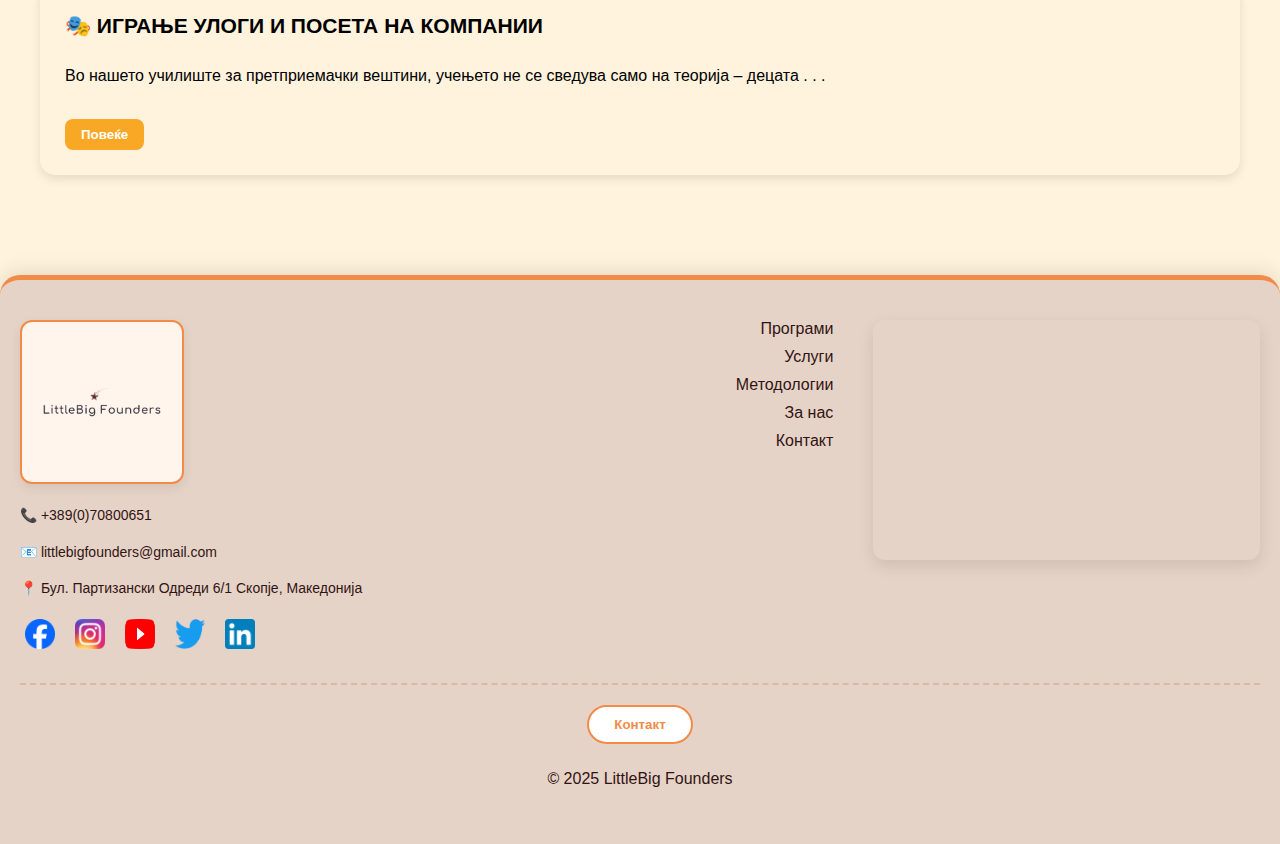
<file: methodologies-page/index.html>
<!DOCTYPE html>
<html lang="mk">
	<head>
		<meta charset="UTF-8" />
		<meta name="viewport" content="width=device-width, initial-scale=1.0" />
		<title>Методологија</title>
		<link rel="stylesheet" href="style.css" />
	</head>
	<body>
		<div class="navbar">
			<a href="../index.html">
				<img
					src="../methodologies-page/images/logo.png"
					alt="Logo"
					class="logo" />
			</a>
			<div class="nav-toggle" id="nav-toggle">&#9776;</div>

			<nav class="nav-links" id="nav-links">
				<div class="dropdown">
					<a
						class="dropbtn"
						href="../programs/index.html"
						style="text-decoration: none">
						Програми &#9662;
					</a>
					<div class="dropdown-content">
						<a href="../programs-details-page/mini-startapdzii.html"
							>Мини Стартапџии</a
						>
						<a href="../programs-details-page/idni-osnovaci.html"
							>Идни основачи</a
						>
						<a href="../programs-details-page/mali-kreatori.html"
							>Мали креатори</a
						>
					</div>
				</div>
				<a class="dropbtn" href="../lecturers/index.html">Предавачи</a>
				<a class="dropbtn" href="../services/index.html">Услуги</a>
				<a class="dropbtn" href="../methodologies-page/index.html"
					>Методологии</a
				>
				<a class="dropbtn" href="../about-us/index.html">За нас</a>
				<a class="dropbtn" href="../contact/index.html">Контакт</a>
			</nav>
			<input type="text" placeholder="🔍 Пребарај..." class="search" />
		</div>

		<h1 class="title">Методологии</h1>

		<div class="cards-container">
			<a
				href="page1.html"
				class="card"
				style="background-image: url('images/card1.avif')">
				<div class="card-text">
					<h3>МОНТЕСОРИ ПРИСТАП</h3>
					<p>Внимателно пристапуваме кон способностите за учење на децата</p>
				</div>
			</a>
			<a
				href="page2.html"
				class="card"
				style="background-image: url('images/card2.avif')">
				<div class="card-text">
					<h3>ЗДРАВО ТЕЛО, УМ И ДУХ</h3>
					<p>Се грижиме за целокупната добросостојба на нашите деца</p>
				</div>
			</a>
			<a
				href="page3.html"
				class="card"
				style="background-image: url('images/card3.avif')">
				<div class="card-text">
					<h3>ВРВНИ ИНСТРУКТОРИ И ПРЕДАВАЧИ</h3>
					<p>Ги избираме најдобрите</p>
				</div>
			</a>
			<a
				href="page4.html"
				class="card"
				style="background-image: url('images/card4.avif')">
				<div class="card-text">
					<h3>ИГРАЊЕ УЛОГИ И ПОСЕТА НА КОМПАНИИ</h3>
					<p>Одиме на терен, во вистинскиот свет</p>
				</div>
			</a>
		</div>

		<div class="orange-line-container">
			<img src="images/star.png" alt="Star" class="star-image" />
			<div class="orange-line"></div>
		</div>

		<div class="sections-container">
			<div id="section1" class="section-card">
				<h3>✏️ МОНТЕСОРИ ПРИСТАП</h3>
				<p class="short-text">
					Монтесори пристапот во училиштето за претприемништво за деца е
					дизајниран да поттикнува самостојност . . .
				</p>
				<p class="full-text">
					Монтесори пристапот во училиштето за претприемништво за деца е
					дизајниран да поттикнува самостојност, креативност и практично учење
					преку интерактивни и динамични активности. Децата и младите учат преку
					истражување, искуствено учење и проекти, наместо традиционални
					предавања, овозможувајќи им да развиваат иницијатива, критичко
					размислување и решавање на проблеми.
					<br />
					<br />
					Клучни елементи на Монтесори пристапот во претприемништвото
					<br />
					<br />
					<b>1. Самостојност и лична одговорност</b> <br />
					✏️ Децата избираат проекти според своите интереси и темпо на учење
					<br />
					✏️ Ги преземаат одговорностите за своите идеи, од развој до изведба.
					<br />
					<br />
					<b>2. Практично искуство преку работа на реални проекти</b> <br />
					✏️ Наместо теоретски концепти, децата тестираат идеи во реални
					мини-бизниси. <br />
					✏️ Преку практични работилници, симулации и продажни активности,
					развиваат вештини за управување со ресурси, маркетинг и финансии.
					<br />
					<br />
					<b>3. Кооперативно учење и тимска работа</b> <br />
					✏️ Работејќи заедно, децата развиваат комуникациски и лидерски
					вештини. <br />
					✏️ Тимските проекти ги учат како да решаваат конфликти и да преземаат
					различни улоги во групата. <br />
					<br />
					<b>4. Интерактивно истражување и иновација</b> <br />
					✏️ Децата истражуваат нови технологии, одржливи деловни модели и
					иновативни пристапи. <br />
					✏️ Се охрабруваат да експериментираат и да ги користат грешките како
					можности за учење. <br />
					<br />
					<b>5. Одговорно користење на вештачката интелигенција</b> <br />
					✏️ Децата учат како етички и свесно да користат алатки базирани на
					вештачка интелигенција за истражување, анализирање на податоци и
					развој на идеи. <br />
					✏️ Разбираат како AI може да биде помошник во претприемништвото, но не
					и замена за критичко размислување. <br />
					✏️ Се поттикнува свесност за заштита на податоци, дигитална етика и
					одговорно креирање на содржини. <br />
					<br />
					Овој пристап ја подготвува новата генерација претприемачи да бидат
					иновативни, одговорни и самостојни, со цврсти темели во етичко
					размислување и користење на современи технологии.
					<br />
				</p>
				<button class="toggle-btn">Повеќе</button>
			</div>

			<div id="section1" class="section-card">
				<h3>🍎 ЗДРАВО ТЕЛО, УМ И ДУХ</h3>
				<p class="short-text">
					Во училиштето за претприемачки вештини, концептот „здраво тело, ум и
					дух“ се интегрира како клучен дел од развојот на . . .
				</p>
				<p class="full-text">
					Во училиштето за претприемачки вештини, концептот „здраво тело, ум и
					дух“ се интегрира како клучен дел од развојот на <br />
					младите претприемачи, создавајќи баланс помеѓу физичката, менталната и
					емоционалната благосостојба. Оваа филозофија ги <br />
					подготвува децата не само да бидат успешни во бизнисот, туку и да
					изградат самодоверба, одговорност и отпорност кон <br />
					предизвиците. <br />
					<br />
					<b>Здраво тело</b>
					<br />
					🍎 Физичка активност: Децата учат важноста на енергијата и
					дисциплината преку спортски и движечки активности. <br />
					🍎 Исхрана и баланс: Разбирање на значењето на здравата исхрана за
					јасно размислување и продуктивност. <br />
					🍎 Одмор и енергија: Поттикнување на навики за квалитетен сон и
					управување со енергијата. <br />
					<br />
					<b>Здрав ум</b> <br />
					🍎 Критичко размислување: Развој на способноста да се анализираат
					информации, носат одлуки и решаваат проблеми. <br />
					🍎 Креативност и иновација: Охрабрување на истражување,
					експериментирање и нови идеи. <br />
					🍎 Одговорно користење на технологија и AI: Разбирање на влијанието на
					вештачката интелигенција и нејзино етичко користење во
					претприемништвото. <br />
					<br />
					<b>Здрав дух</b> <br />
					🍎Емоционална интелигенција: Развој на емпатија, тимска работа и
					управување со емоциите. <br />
					🍎 Мотивација и истрајност: Градење на ментална отпорност и позитивен
					пристап кон неуспесите. <br />
					🍎 Претприемачки mindset: Поттикнување на самодоверба, адаптибилност и
					лидерски способности. <br />
					<br />

					<b>Поврзаност со претприемништвото </b> <br />
					Во нашето училиште, „здраво тело, ум и дух“ се применува преку
					динамични и интерактивни методи, како: <br />
					🍎 Балансирање на физички активности со когнитивни предизвици. <br />
					🍎 Етичка и свесна употреба на технологијата. <br />
					🍎 Работа на личен развој паралелно со претприемачките вештини. <br />
					<br />

					Овој пристап осигурува дека младите не само што учат како да изградат
					бизнис, туку и како да изградат здрав, одговорен и исполнет живот.
				</p>
				<button class="toggle-btn">Повеќе</button>
			</div>

			<div id="section1" class="section-card">
				<h3>🚀 ВРВНИ ИНСТРУКТОРИ И ПРЕДАВАЧИ</h3>
				<p class="short-text">
					Врвни инструктори и предавачи во нашето училиште значи дека учениците
					имаат можност да учат од искусни . . .
				</p>
				<p class="full-text">
					Врвни инструктори и предавачи во нашето училиште значи дека учениците
					имаат можност да учат од искусни професионалци, експерти во своите
					области и докажани ментори, кои не само што ги пренесуваат своите
					знаења, туку и ги инспирираат и водат младите кон успех. <br />
					<br />
					Што ги прави нашите предавачи врвни?
					<br />
					<br />
					✅ Практично искуство – Тие не се само теоретичари, туку реални
					професионалци и претприемачи кои имаат работено во индустрии како
					бизнис, финансии, маркетинг, технологија и иновации.
					<br />
					<br />
					✅ Менторски пристап – Наместо класични предавања, тие работат како
					ментори, помагајќи им на учениците да развијат критичко размислување,
					самодоверба и вештини за носење одлуки.
					<br />
					<br />
					✅ Современи методи на учење – Користат Монтесори пристап,
					интерактивни вежби, реални проекти и одговорно користење на вештачка
					интелигенција за подобро учење и иновации.
					<br />
					<br />
					✅ Меѓународно искуство и реномирани сертификати – Многу од нашите
					предавачи имаат меѓународни признанија, сертификати и учество во
					глобални образовни и бизнис иницијативи.
					<br />
					<br />
					✅ Индивидуален пристап – Тие ги препознаваат потенцијалите на секое
					дете и го насочуваат неговиот развој според личните интереси и
					способности.
					<br />
					<br />
					Со овие врвни предавачи, учениците не само што стекнуваат знаење, туку
					и учат како да размислуваат како вистински претприемачи, подготвени да
					го обликуваат својот успех! 🚀 <br />
				</p>
				<button class="toggle-btn">Повеќе</button>
			</div>

			<div id="section1" class="section-card">
				<h3>🎭 ИГРАЊЕ УЛОГИ И ПОСЕТА НА КОМПАНИИ</h3>
				<p class="short-text">
					Во нашето училиште за претприемачки вештини, учењето не се сведува
					само на теорија – децата . . .
				</p>
				<p class="full-text">
					Во нашето училиште за претприемачки вештини, учењето не се сведува
					само на теорија – децата стекнуваат знаење преку практично искуство,
					симулации и реални деловни средини. <br />
					<br />
					Играње улоги (Role Playing)- Учење преку искуство 🎭 <br />

					✔️ Децата се ставаат во различни бизнис ситуации, како што се
					преговори, продажба, маркетинг стратегии или управување со тим. <br />
					✔️ Преземаат различни улоги – директор, инвеститор, клиент или
					маркетинг менаџер, за да развијат комуникациски вештини, решавање на
					проблеми и креативно размислување. <br />
					✔️ Се вклучуваат во симулации на реални предизвици, каде што практично
					учат како функционира светот на бизнисот. <br />
					<br />
					Посета на компании - Врска со реалниот бизнис свет 🏢<br />

					✔️ Учениците имаат можност да ги посетат водечките компании, стартапи
					и успешни претприемачи, запознавајќи се со работната средина,
					процесите и деловните модели. <br />
					✔️ Разговараат со менаџери и вработени, поставуваат прашања и гледаат
					како функционираат различни сектори, од производство и финансии до
					маркетинг и технологија. <br />
					✔️ Ваквите посети ги инспирираат да размислуваат иновативно и
					претприемачки, а истовремено ги поврзуваат со потенцијални ментори и
					идни можности. <br />
					<br />
					Зошто е ова важно? <br />

					🔹 Ги подготвува децата за вистинскиот свет на бизнисот преку директно
					искуство. <br />
					🔹 Ги развива нивните практични и комуникациски вештини, важни за
					секој иден претприемач. <br />
					🔹 Ги поттикнува да размислуваат критички и да најдат решенија за
					реални предизвици. <br />
					<br />

					Преку играње улоги и посети на компании, учениците не само што учат
					како се гради и води еден бизнис, туку и добиваат мотивација и
					самодоверба да станат идни лидери и иноватори! 🚀. <br />
				</p>
				<button class="toggle-btn">Повеќе</button>
			</div>
		</div>

		<!-- FOOTER -->
		<footer class="footer">
			<div class="footer-content">
				<div class="footer-info">
					<img src="images/logo.png" alt="Лого" class="footer-logo" />
					<p>📞 +389(0)70800651</p>
					<p>📧 littlebigfounders@gmail.com</p>
					<p>📍 Бул. Партизански Одреди 6/1 Скопје, Македонија</p>
					<div class="footer-socials">
						<a
							href="https://www.facebook.com/profile.php?id=61574958621497"
							target="_blank">
							<img src="images/facebook.png" alt="Facebook" />
						</a>
						<a
							href="https://www.instagram.com/littlebigfounders/"
							target="_blank">
							<img src="images/instagram.webp" alt="Instagram" />
						</a>
						<a href="https://www.youtube.com/" target="_blank">
							<img src="images/youtube.png" alt="YouTube" />
						</a>
						<a href="https://x.com/" target="_blank">
							<img src="images/twitter.png" alt="Twitter" />
						</a>
						<a href="https://mk.linkedin.com/" target="_blank">
							<img src="images/linkedin.png" alt="LinkedIn" />
						</a>
					</div>
				</div>
				<div class="footer-links">
					<ul>
						<li><a href="../programs/index.html"> Програми</a></li>
						<li><a href="../services/index.html"> Услуги</a></li>
						<li><a href="../methodologies/index.html"> Методологии</a></li>
						<li><a href="../about-us/index.html"> За нас</a></li>
						<li><a href="../contact/index.html"> Контакт</a></li>
					</ul>
				</div>
				<div class="footer-map">
					<iframe
						src="https://www.google.com/maps/embed?pb=!1m18!1m12!1m3!1d2965.0905888501734!2d21.42481047561023!3d41.998331357878534!2m3!1f0!2f0!3f0!3m2!1i1024!2i768!4f13.1!3m3!1m2!1s0x1354144cae363653%3A0x56a4e0712f335296!2sBlvd.%20Partizanski%20Odredi%206%2C%20Skopje%201000!5e0!3m2!1sen!2smk!4v1750275865320!5m2!1sen!2smk"
						width="600"
						height="450"
						style="border: 0"
						allowfullscreen=""
						loading="lazy"
						referrerpolicy="no-referrer-when-downgrade"></iframe>
				</div>
			</div>

			<div class="footer-bottom">
				<button id="openContactModal">Контакт</button>
				<p>&copy; 2025 LittleBig Founders</p>
			</div>
		</footer>

		<script src="script.js"></script>
	</body>
</html>
</file>
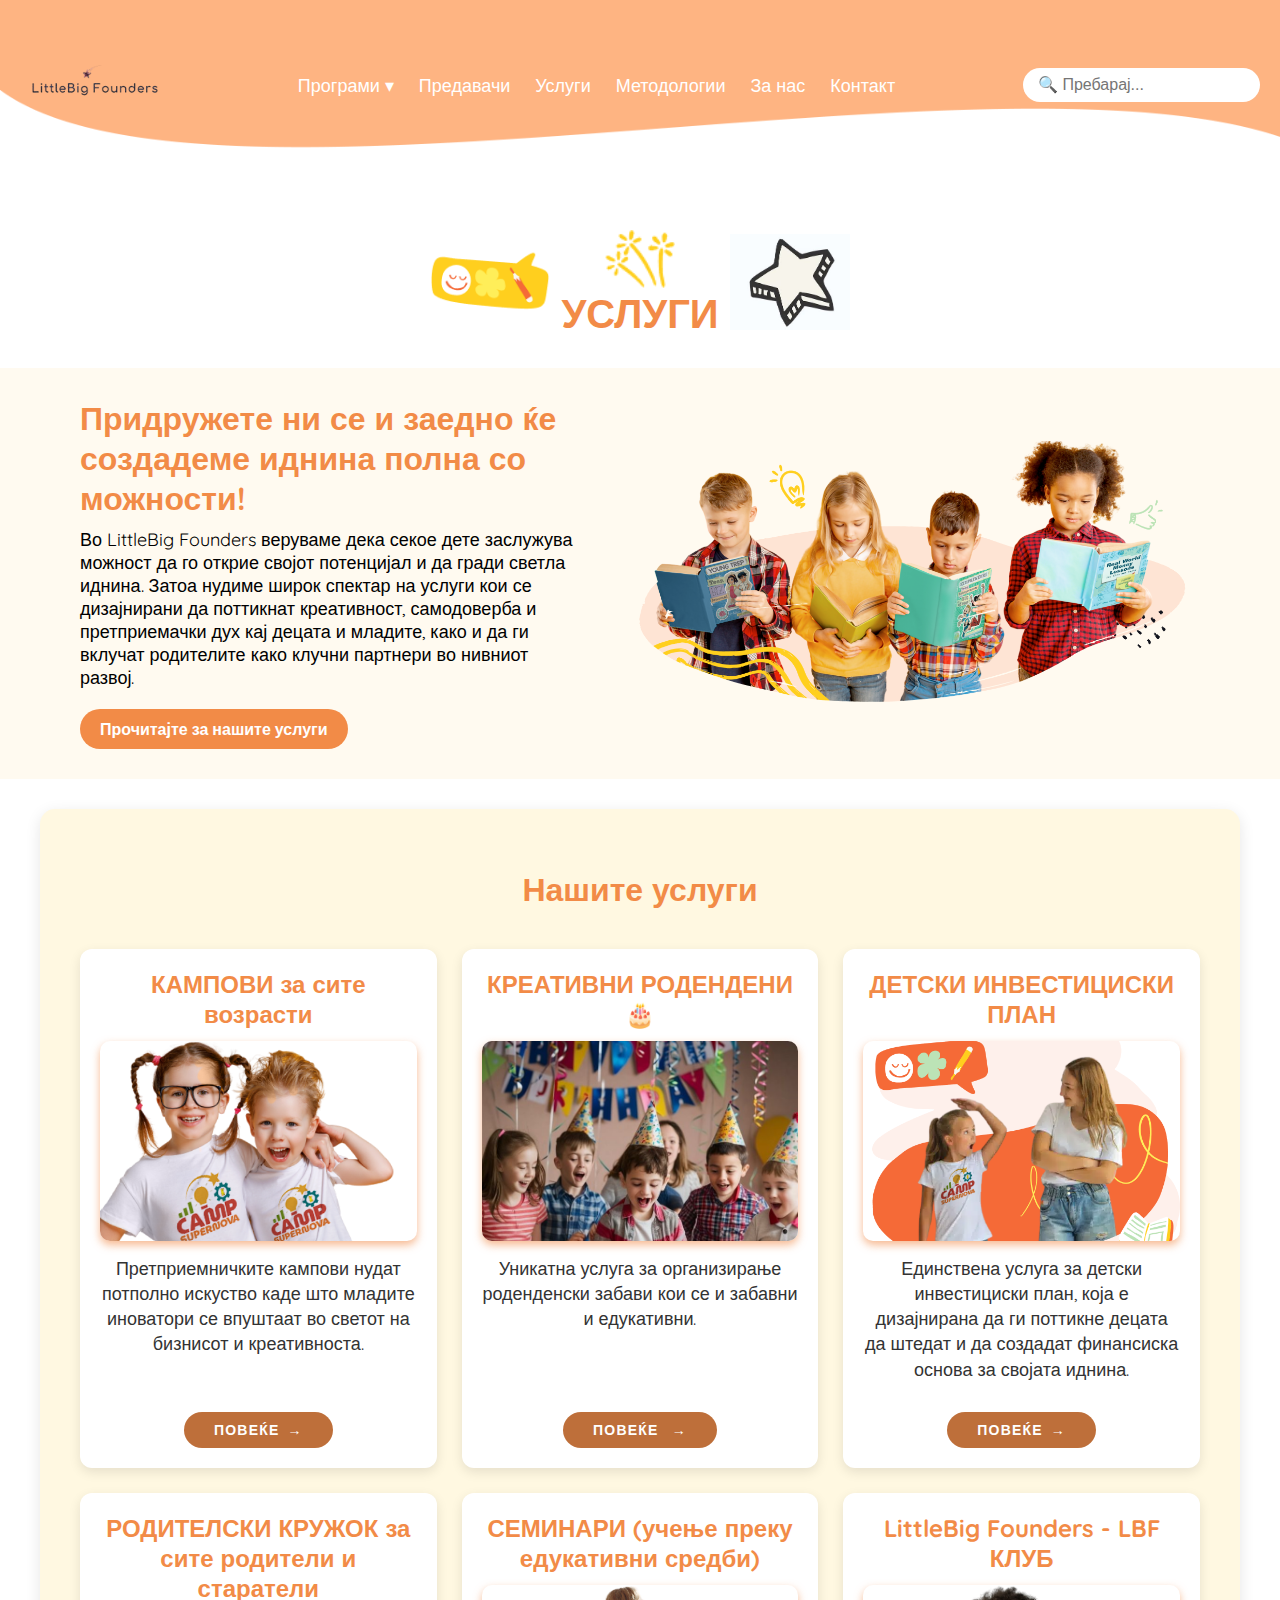
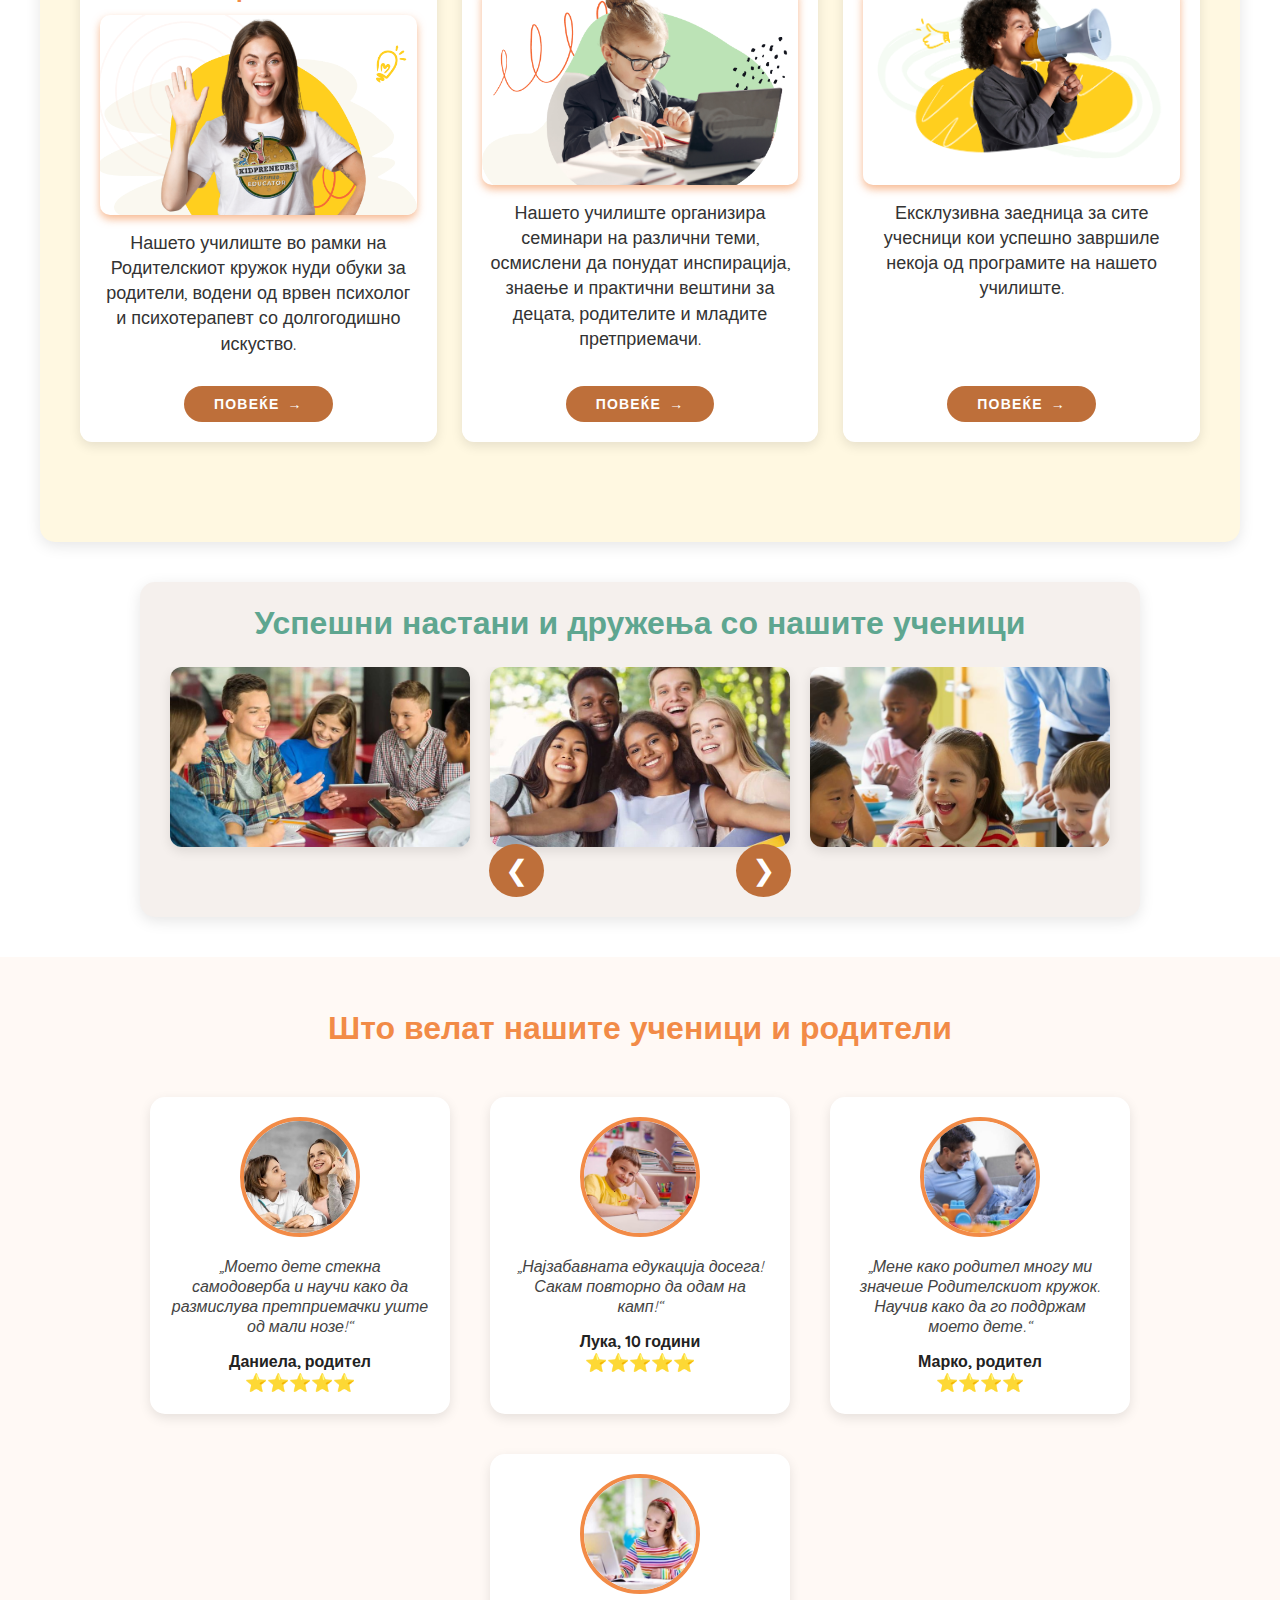
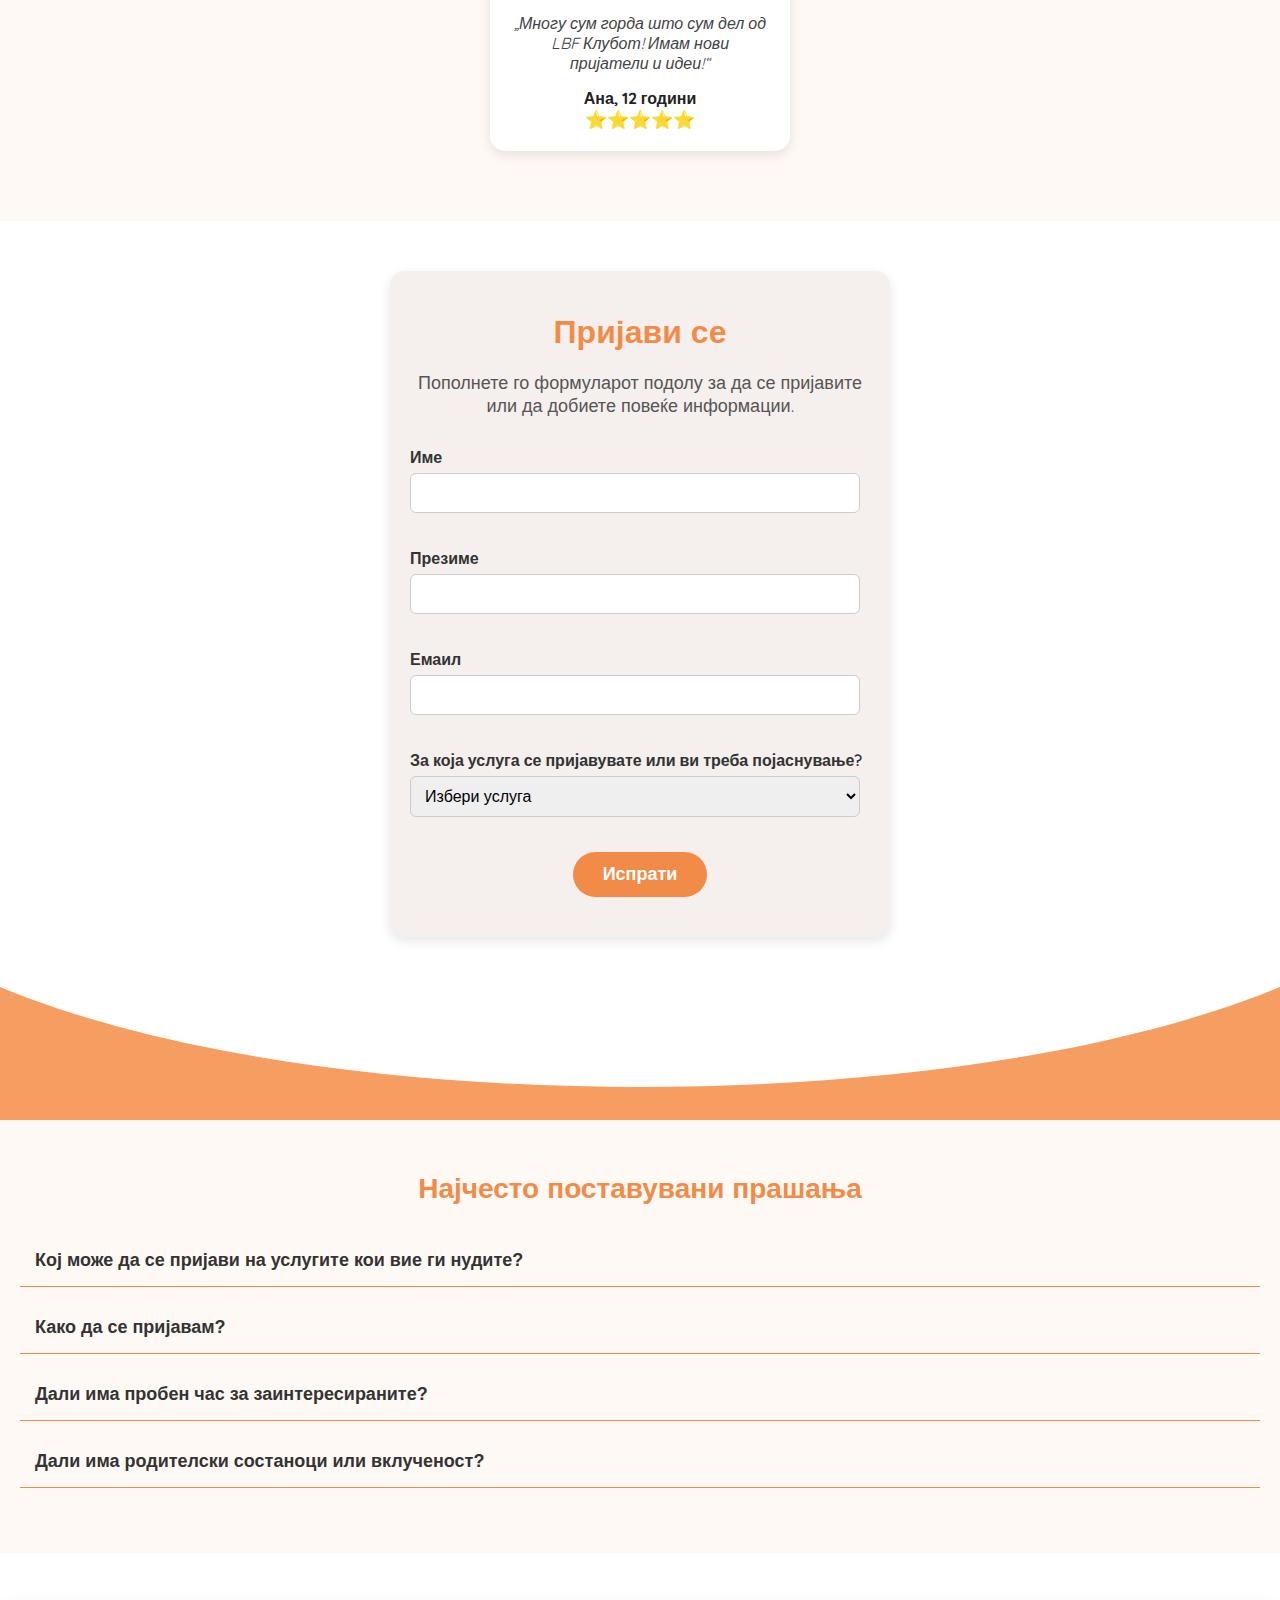
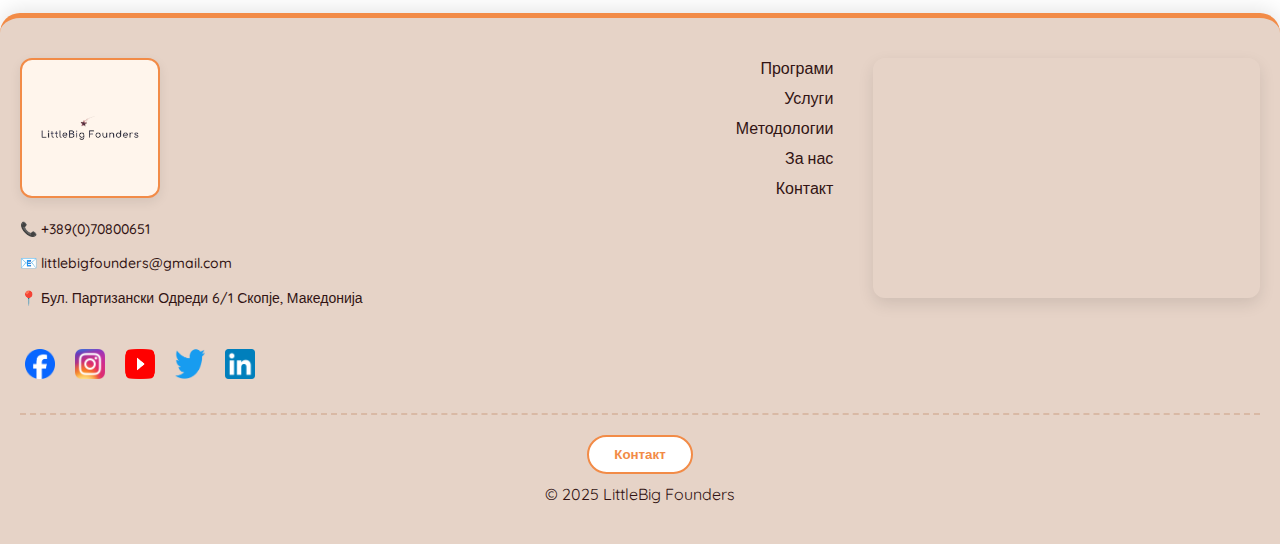
<file: services/index.html>
<!DOCTYPE html>
<html lang="en">
	<head>
		<meta charset="UTF-8" />
		<meta name="viewport" content="width=device-width, initial-scale=1.0" />
		<link rel="stylesheet" href="style.css" />
		<link
			href="https://fonts.googleapis.com/css2?family=Balthazar&family=Quicksand:wght@300..700&display=swap"
			rel="stylesheet" />
		<title>LBF-PROJECT</title>
	</head>

	<body>
		<!-- Navbar -->
		<div class="navbar">
			<a href="../index.html">
				<img src="./images-services/logo.png" alt="Logo" class="logo" />
			</a>
			<div class="nav-toggle" id="nav-toggle">&#9776;</div>

			<nav class="nav-links" id="nav-links">
				<div class="dropdown">
					<a
						class="dropbtn"
						href="../programs/index.html"
						style="text-decoration: none">
						Програми &#9662;
					</a>
					<div class="dropdown-content">
						<a href="../programs-details-page/mini-startapdzii.html"
							>Мини Стартапџии</a
						>
						<a href="../programs-details-page/idni-osnovaci.html"
							>Идни основачи</a
						>
						<a href="../programs-details-page/mali-kreatori.html"
							>Мали креатори</a
						>
					</div>
				</div>
				<a class="dropbtn" href="../lecturers/index.html">Предавачи</a>
				<a class="dropbtn" href="../services/index.html">Услуги</a>
				<a class="dropbtn" href="../methodologies-page/index.html"
					>Методологии</a
				>
				<a class="dropbtn" href="../about-us/index.html">За нас</a>
				<a class="dropbtn" href="../contact/index.html">Контакт</a>
			</nav>
			<input type="text" placeholder="🔍 Пребарај..." class="search" />
		</div>

		<!-- Service section -->
		<section class="service-section">
			<div class="side-image left">
				<img src="./images-services/side-image-left.png" alt="Слика лево" />
			</div>

			<div class="service-container">
				<img
					src="./images-services/left-icon.png"
					alt="Икона"
					class="service-image" />
				<h2 class="service-title">УСЛУГИ</h2>
			</div>
			<div class="side-image right">
				<img src="./images-services/side-image-right.JPG" alt="Слика десно" />
			</div>
		</section>
		<!-- Info - section-->
		<section class="info-section">
			<div class="info-text">
				<h2>
					Придружете ни се и заедно ќе создадеме иднина полна со можности!
				</h2>
				<p>
					Во LittleBig Founders веруваме дека секое дете заслужува можност да го
					открие својот потенцијал и да гради светла иднина. Затоа нудиме широк
					спектар на услуги кои се дизајнирани да поттикнат креативност,
					самодоверба и претприемачки дух кај децата и младите, како и да ги
					вклучат родителите како клучни партнери во нивниот развој.
				</p>
				<a href="#more-info" class="read-more-btn"
					>Прочитајте за нашите услуги</a
				>
			</div>

			<div class="info-image">
				<img src="./images-services/info-image.png" alt="Инфо слика" />
			</div>
		</section>
		<!-- More info - section -->
		<section id="more-info" class="more-info-section">
			<h3>Нашите услуги</h3>
			<div class="cards-container">
				<div class="card">
					<h4 class="card-title">КАМПОВИ за сите возрасти</h4>
					<img src="images-services/camp.png" alt="Камп" class="card-image" />
					<p class="card-text">
						Претприемничките кампови нудат потполно искуство каде што младите
						иноватори се впуштаат во светот на бизнисот и креативноста.
					</p>
					<button class="card-button" data-modal="modal-camp">ПОВЕЌЕ</button>
				</div>
				<div class="card">
					<h4 class="card-title">КРЕАТИВНИ РОДЕНДЕНИ 🎂</h4>
					<img
						src="images-services/birthday.jpg"
						alt="Родендени"
						class="card-image" />
					<p class="card-text">
						Уникатна услуга за организирање роденденски забави кои се и забавни
						и едукативни.
					</p>
					<button class="card-button" data-modal="modal-birthday">
						ПОВЕЌЕ
					</button>
				</div>
				<div class="card">
					<h4 class="card-title">ДЕТСКИ ИНВЕСТИЦИСКИ ПЛАН</h4>
					<img
						src="images-services/investment-plan.png"
						alt="Детски инвестициски план"
						class="card-image" />
					<p class="card-text">
						Единствена услуга за детски инвестициски план, која е дизајнирана да
						ги поттикне децата да штедат и да создадат финансиска основа за
						својата иднина.
					</p>
					<button class="card-button" data-modal="modal-invest">ПОВЕЌЕ</button>
				</div>
				<div class="card">
					<h4 class="card-title">
						РОДИТЕЛСКИ КРУЖОК за сите родители и старатели
					</h4>
					<img
						src="images-services/parents-circle.png"
						alt="Родителски кружок"
						class="card-image" />

					<p class="card-text">
						Нашето училиште во рамки на Родителскиот кружок нуди обуки за
						родители, водени од врвен психолог и психотерапевт со долгогодишно
						искуство.
					</p>
					<button class="card-button" data-modal="modal-parents">ПОВЕЌЕ</button>
				</div>
				<div class="card">
					<h4 class="card-title">СЕМИНАРИ (учење преку едукативни средби)</h4>
					<img
						src="images-services/seminars.png"
						alt="Семинари"
						class="card-image" />
					<p class="card-text">
						Нашето училиште организира семинари на различни теми, осмислени да
						понудат инспирација, знаење и практични вештини за децата,
						родителите и младите претприемачи.
					</p>
					<button class="card-button" data-modal="modal-seminar">ПОВЕЌЕ</button>
				</div>
				<div class="card">
					<h4 class="card-title">LittleBig Founders - LBF КЛУБ</h4>
					<img
						src="images-services/club.png"
						alt="LittleBigFounders клуб"
						class="card-image" />
					<p class="card-text">
						Ексклузивна заедница за сите учесници кои успешно завршиле некоја од
						програмите на нашето училиште.
					</p>
					<button class="card-button" data-modal="modal-club">ПОВЕЌЕ</button>
				</div>
			</div>
		</section>

		<!-- Modals -->

		<div id="modal-camp" class="modal">
			<div class="modal-content">
				<button class="close" data-modal="modal-camp">&times;</button>
				<h2>КАМПОВИ</h2>
				<img src="images-services/camp-photo.jpg" alt="Камп" />
				<p>
					Преку интерактивни работилници, тимски предизвици и практични
					активности, учесниците ги учат основите на започнување и развивање на
					бизнис. Под водство на искусни ментори, учесниците развиваат вештини
					за решавање проблеми, способности за лидерство и силен претприемнички
					менталитет, без разлика дали создаваат производ, дизајнираат маркетинг
					стратегија или презентираат идеја.
				</p>
				<a
					href="#signup"
					class="signup-btn modal-signup-link"
					data-modal="modal-camp"
					>Повеќе информации</a
				>
			</div>
		</div>

		<div id="modal-birthday" class="modal">
			<div class="modal-content">
				<button class="close" data-modal="modal-birthday">&times;</button>
				<h2>КРЕАТИВНИ РОДЕНДЕНИ</h2>
				<img src="images-services/birthday-photo.jpg" alt="Роденден" />
				<p>
					Со фокус на креативност, тимска работа и иновации, нашите роденденски
					забави се дизајнирани да ги инспирираат децата додека уживаат во
					својот специјален ден. Секоја забава е прилагодена на возраста и
					интересите на славеникот и неговите гости, со активности кои
					вклучуваат интерактивни игри, креативни работилници и мини
					претприемачки предизвици.
				</p>
				<a
					href="#signup"
					class="signup-btn modal-signup-link"
					data-modal="modal-camp"
					>Повеќе информации</a
				>
			</div>
		</div>

		<div id="modal-invest" class="modal">
			<div class="modal-content">
				<button class="close" data-modal="modal-invest">&times;</button>.
				<h2>ДЕТСКИ ИНВЕСТИЦИСКИ ПЛАН</h2>
				<img
					src="images-services/kids-fond.jpg"
					alt="Детски инвестициски план" />
				<p>
					Во соработка со реномирана финансиска институција, создадовме модел
					што овозможува отворање на посебен фонд за секое дете, кој ќе се полни
					со приходите што детето ќе ги заработи во рамки на претприемачката
					програма. Овој фонд ќе се чува и расте сотекот на времето, додека
					детето учи како да управува со своите финансии и ги развива своите
					претприемачки вештини. Средствата од фондот ќе бидат достапни кога
					детето ќе наполни 18 години и ќе можат да се користат за различни
					цели, како што се започнување сопствен бизнис, инвестирање во нови
					проекти, или покривање на трошоците за високо образование.
				</p>
				<a
					href="#signup"
					class="signup-btn modal-signup-link"
					data-modal="modal-camp"
					>Повеќе информации</a
				>
			</div>
		</div>

		<div id="modal-parents" class="modal">
			<div class="modal-content">
				<button class="close" data-modal="modal-parents">&times;</button>
				<h2>РОДИТЕЛСКИ КРУЖОК</h2>
				<img src="images-services/parents.jpg" alt="Родителски кружок" />
				<p>
					Обуките им помагаат на родителите да ги разберат потребите на своите
					деца, да ги поддржат во градење самодоверба, креативност и
					претприемачки дух, и да создадат инспиративна средина за нивниот
					успех. Преку практични совети и интерактивни сесии, родителите
					стануваат клучни партнери во развојот и напредокот на своите деца.
				</p>
				<a
					href="#signup"
					class="signup-btn modal-signup-link"
					data-modal="modal-camp"
					>Повеќе информации</a
				>
			</div>
		</div>

		<div id="modal-seminar" class="modal">
			<div class="modal-content">
				<button class="close" data-modal="modal-seminar">&times;</button>
				<h2>СЕМИНАРИ</h2>
				<img src="images-services/seminars-photo.jpg" alt="Семинари" />
				<p>
					Темите ги опфаќаат клучните области од личен и професионален развој,
					како што се креативноста, лидерството, управувањето со време,
					финансиската писменост, дигиталниот маркетинг и многу повеќе.
					Семинарите се водени од искусни предавачи и експерти од различни
					области, со интерактивен пристап што овозможува активно учество и
					размена на идеи.
				</p>
				<a
					href="#signup"
					class="signup-btn modal-signup-link"
					data-modal="modal-camp"
					>Повеќе информации</a
				>
			</div>
		</div>

		<div id="modal-club" class="modal">
			<div class="modal-content">
				<button class="close" data-modal="modal-club">&times;</button>
				<h2>LBF КЛУБ</h2>
				<img src="images-services/lbf-club.jpg" alt="LBF клуб" />
				<p>
					Овој клуб претставува место каде што членовите продолжуваат да го
					надградуваат своето знаење, вештини и претприемачки дух преку
					дополнителни активности, интерактивни сесии и заеднички проекти.
					Клубот работи активно и преку летниот период, обезбедувајќи
					континуитет во учењето и можност за практична примена на стекнатите
					знаења како што се тематски работилници, менторски сесии со експерти и
					тимски предизвици, што дополнително ги поттикнува нивната креативност,
					критичко размислување и лидерски способности.
				</p>
				<a
					href="#signup"
					class="signup-btn modal-signup-link"
					data-modal="modal-camp"
					>Повеќе информации</a
				>
			</div>
		</div>

		<!-- Sign-up modal -->
		<div id="modal-signup" class="modal">
			<div class="modal-content">
				<button class="close" data-modal="modal-signup">&times;</button>
				<h2>
					✨Оставете ни ја вашата емаил адреса и ќе ви испратиме повеќе
					информации.
				</h2>
				<form id="signup-form-modal">
					<div class="form-group">
						<label for="signupName">Име и презиме</label>
						<input type="text" id="signupName" name="signupName" required />
					</div>
					<div class="form-group">
						<label for="signupEmail">Емаил</label>
						<input type="email" id="signupEmail" name="signupEmail" required />
					</div>
					<div class="form-group">
						<label for="signupService">Услуга</label>
						<select id="signupService" name="signupService" required>
							<option value="" disabled selected>Избери услуга</option>
							<option value="camp">Камп</option>
							<option value="birthday">Родендени</option>
							<option value="investment">Инвестиции</option>
							<option value="parents">Родителски Кружок</option>
							<option value="seminars">Семинари</option>
							<option value="club">LBF Клуб</option>
						</select>
					</div>
					<button type="submit" class="submit-btn">Испрати</button>
				</form>
			</div>
		</div>

		<!-- Slider section -->
		<section class="slider-section">
			<h3>Успешни настани и дружења со нашите ученици</h3>
			<div class="slider-container">
				<button class="slider-btn prev">&#10094;</button>
				<div class="slider-track">
					<img
						src="./images-services/events1.jpg"
						alt="Настан 1"
						class="slider-image" />
					<img
						src="./images-services/events2.jpg"
						alt="Настан 2"
						class="slider-image" />
					<img
						src="./images-services/events3.jpg"
						alt="Настан 3"
						class="slider-image" />
					<img
						src="./images-services/events4.jpg"
						alt="Настан 4"
						class="slider-image" />
					<img
						src="./images-services/events5.jpg"
						alt="Настан 5"
						class="slider-image" />
					<img
						src="./images-services/events6.jpg"
						alt="Настан 5"
						class="slider-image" />
				</div>
				<button class="slider-btn next">&#10095;</button>
			</div>
		</section>

		<!-- Testimonials-section -->
		<section class="testimonials-section">
			<h3>Што велат нашите ученици и родители</h3>
			<div class="testimonials-container">
				<div class="testimonial-card">
					<img
						src="images-services/testimonial1.jpg"
						alt="Родител 1"
						class="testimonial-img" />
					<p class="testimonial-text">
						„Моето дете стекна самодоверба и научи како да размислува
						претприемачки уште од мали нозе!“
					</p>
					<h4 class="testimonial-name">Даниела, родител</h4>
					<div class="stars">⭐⭐⭐⭐⭐</div>
				</div>

				<div class="testimonial-card">
					<img
						src="images-services/testimonial2.jpg"
						alt="Ученик 1"
						class="testimonial-img" />
					<p class="testimonial-text">
						„Најзабавната едукација досега! Сакам повторно да одам на камп!“
					</p>
					<h4 class="testimonial-name">Лука, 10 години</h4>
					<div class="stars">⭐⭐⭐⭐⭐</div>
				</div>

				<div class="testimonial-card">
					<img
						src="images-services/testimonial3.jpg"
						alt="Родител 2"
						class="testimonial-img" />
					<p class="testimonial-text">
						„Мене како родител многу ми значеше Родителскиот кружок. Научив како
						да го поддржам моето дете.“
					</p>
					<h4 class="testimonial-name">Марко, родител</h4>
					<div class="stars">⭐⭐⭐⭐</div>
				</div>

				<div class="testimonial-card">
					<img
						src="images-services/testimonial4.jpg"
						alt="Ученик 2"
						class="testimonial-img" />
					<p class="testimonial-text">
						„Многу сум горда што сум дел од LBF Клубот! Имам нови пријатели и
						идеи!“
					</p>
					<h4 class="testimonial-name">Ана, 12 години</h4>
					<div class="stars">⭐⭐⭐⭐⭐</div>
				</div>
			</div>
		</section>

		<!-- Form for more information -->
		<section class="signup-section" id="signup-section">
			<h3>Пријави се</h3>
			<p>
				Пополнете го формуларот подолу за да се пријавите или да добиете повеќе
				информации.
			</p>

			<form id="signup-form">
				<div class="form-group">
					<label for="firstName">Име</label>
					<input type="text" id="firstName" name="firstName" required />
				</div>

				<div class="form-group">
					<label for="lastName">Презиме</label>
					<input type="text" id="lastName" name="lastName" required />
				</div>

				<div class="form-group">
					<label for="email">Емаил</label>
					<input type="email" id="email" name="email" required />
				</div>

				<div class="form-group">
					<label for="service"
						>За која услуга се пријавувате или ви треба појаснување?</label
					>
					<select id="service" name="service" required>
						<option value="" disabled selected>Избери услуга</option>
						<option value="camp">Камп</option>
						<option value="birthday">Креативни Родендени</option>
						<option value="investment">Инвестиции</option>
						<option value="parents">Родителски Кружок</option>
						<option value="seminars">Семинари</option>
						<option value="club">LBF Клуб</option>
					</select>
				</div>

				<button type="submit" class="submit-btn">Испрати</button>
			</form>
		</section>

		<!--  SVG Divider -->
		<div class="wave-divider1">
			<svg viewBox="0 0 1440 150" xmlns="http://www.w3.org/2000/svg">
				<path
					fill="#f69d62"
					d="M0,0 C360,150 1080,150 1440,0 L1440,150 L0,150 Z" />
			</svg>
		</div>
		<section class="faq-section">
			<h3>Најчесто поставувани прашања</h3>
			<div class="faq-item">
				<button class="faq-question">
					Кој може да се пријави на услугите кои вие ги нудите?
				</button>
				<div class="faq-answer">
					<p>
						Нашите услуги се наменети за деца и тинејџери од 7 до 16 години,
						како и нивните родители. Оранизираме кампови за сите возрасти,
						родендени. Имаме детски инвестициски план, родителски кружок за сите
						родители и старатели, организираме семинари, и имаме LittleBig
						Founders клуб.
					</p>
				</div>
			</div>
			<div class="faq-item">
				<button class="faq-question">Како да се пријавам?</button>
				<div class="faq-answer">
					<p>
						Може да се пријавите преку контакт формата на нашата страница или со
						порака на социјалните мрежи.
					</p>
				</div>
			</div>
			<div class="faq-item">
				<button class="faq-question">
					Дали има пробен час за заинтересираните?
				</button>
				<div class="faq-answer">
					<p>
						Да! Организираме пробни сесии за заинтересираните деца и родители.
					</p>
				</div>
			</div>
			<div class="faq-item">
				<button class="faq-question">
					Дали има родителски состаноци или вклученост?
				</button>
				<div class="faq-answer">
					<p>
						Да, родителската вклученост е многу важна за нас. Организираме
						редовни родителски средби, како и Родителски кружоци каде што
						дискутираме за развојот, напредокот и поддршката за децата.
						Родителите се активни партнери во процесот.
					</p>
				</div>
			</div>
		</section>

		<!-- Footer -->
		<footer class="footer">
			<div class="footer-content">
				<div class="footer-info">
					<img src="images-services/logo.png" alt="Лого" class="footer-logo" />
					<p>📞 +389(0)70800651</p>
					<p>📧 littlebigfounders@gmail.com</p>
					<p>📍 Бул. Партизански Одреди 6/1 Скопје, Македонија</p>
					<div class="footer-socials">
						<div class="footer-socials">
							<a
								href="https://www.facebook.com/profile.php?id=61574958621497"
								target="_blank">
								<img src="images-services/facebook.png" alt="Facebook" />
							</a>
							<a
								href="https://www.instagram.com/littlebigfounders/"
								target="_blank">
								<img src="images-services/instagram.webp" alt="Instagram" />
							</a>
							<a href="https://www.youtube.com/" target="_blank">
								<img src="images-services/youtube.png" alt="YouTube" />
							</a>
							<a href="https://x.com/" target="_blank">
								<img src="images-services/twitter.png" alt="Twitter" />
							</a>
							<a href="https://mk.linkedin.com/" target="_blank">
								<img src="images-services/linkedin.png" alt="LinkedIn" />
							</a>
						</div>
					</div>
				</div>
				<div class="footer-links">
					<ul>
						<li><a href="../programs/index.html"> Програми</a></li>
						<li><a href="../services/index.html"> Услуги</a></li>
						<li><a href="../methodologies/index.html"> Методологии</a></li>
						<li><a href="../about-us/index.html"> За нас</a></li>
						<li><a href="../contact/index.html"> Контакт</a></li>
					</ul>
				</div>
				<div class="footer-map">
					<iframe
						src="https://www.google.com/maps/embed?pb=!1m18!1m12!1m3!1d2965.0905888501734!2d21.42481047561023!3d41.998331357878534!2m3!1f0!2f0!3f0!3m2!1i1024!2i768!4f13.1!3m3!1m2!1s0x1354144cae363653%3A0x56a4e0712f335296!2sBlvd.%20Partizanski%20Odredi%206%2C%20Skopje%201000!5e0!3m2!1sen!2smk!4v1750275865320!5m2!1sen!2smk"
						width="600"
						height="450"
						style="border: 0"
						allowfullscreen=""
						loading="lazy"
						referrerpolicy="no-referrer-when-downgrade"></iframe>
				</div>
			</div>

			<div class="footer-bottom">
				<button id="openContactModal">Контакт</button>
				<p>&copy; 2025 LittleBig Founders</p>
			</div>
		</footer>

		<!-- Contact Modal -->
		<div id="contactModal" class="modal">
			<div class="modal-content">
				<span class="close" id="closeContactModal">&times;</span>
				<h3>Контакт</h3>
				<form class="contact-form">
					<input type="text" placeholder="Име" required />
					<input type="email" placeholder="Email" required />
					<input type="text" placeholder="Програма / Услуга (опционално)" />
					<textarea rows="4" placeholder="Вашата порака" required></textarea>
					<button type="submit">Испрати</button>
				</form>
			</div>
		</div>

		<script src="./services.js"></script>
	</body>
</html>
</file>
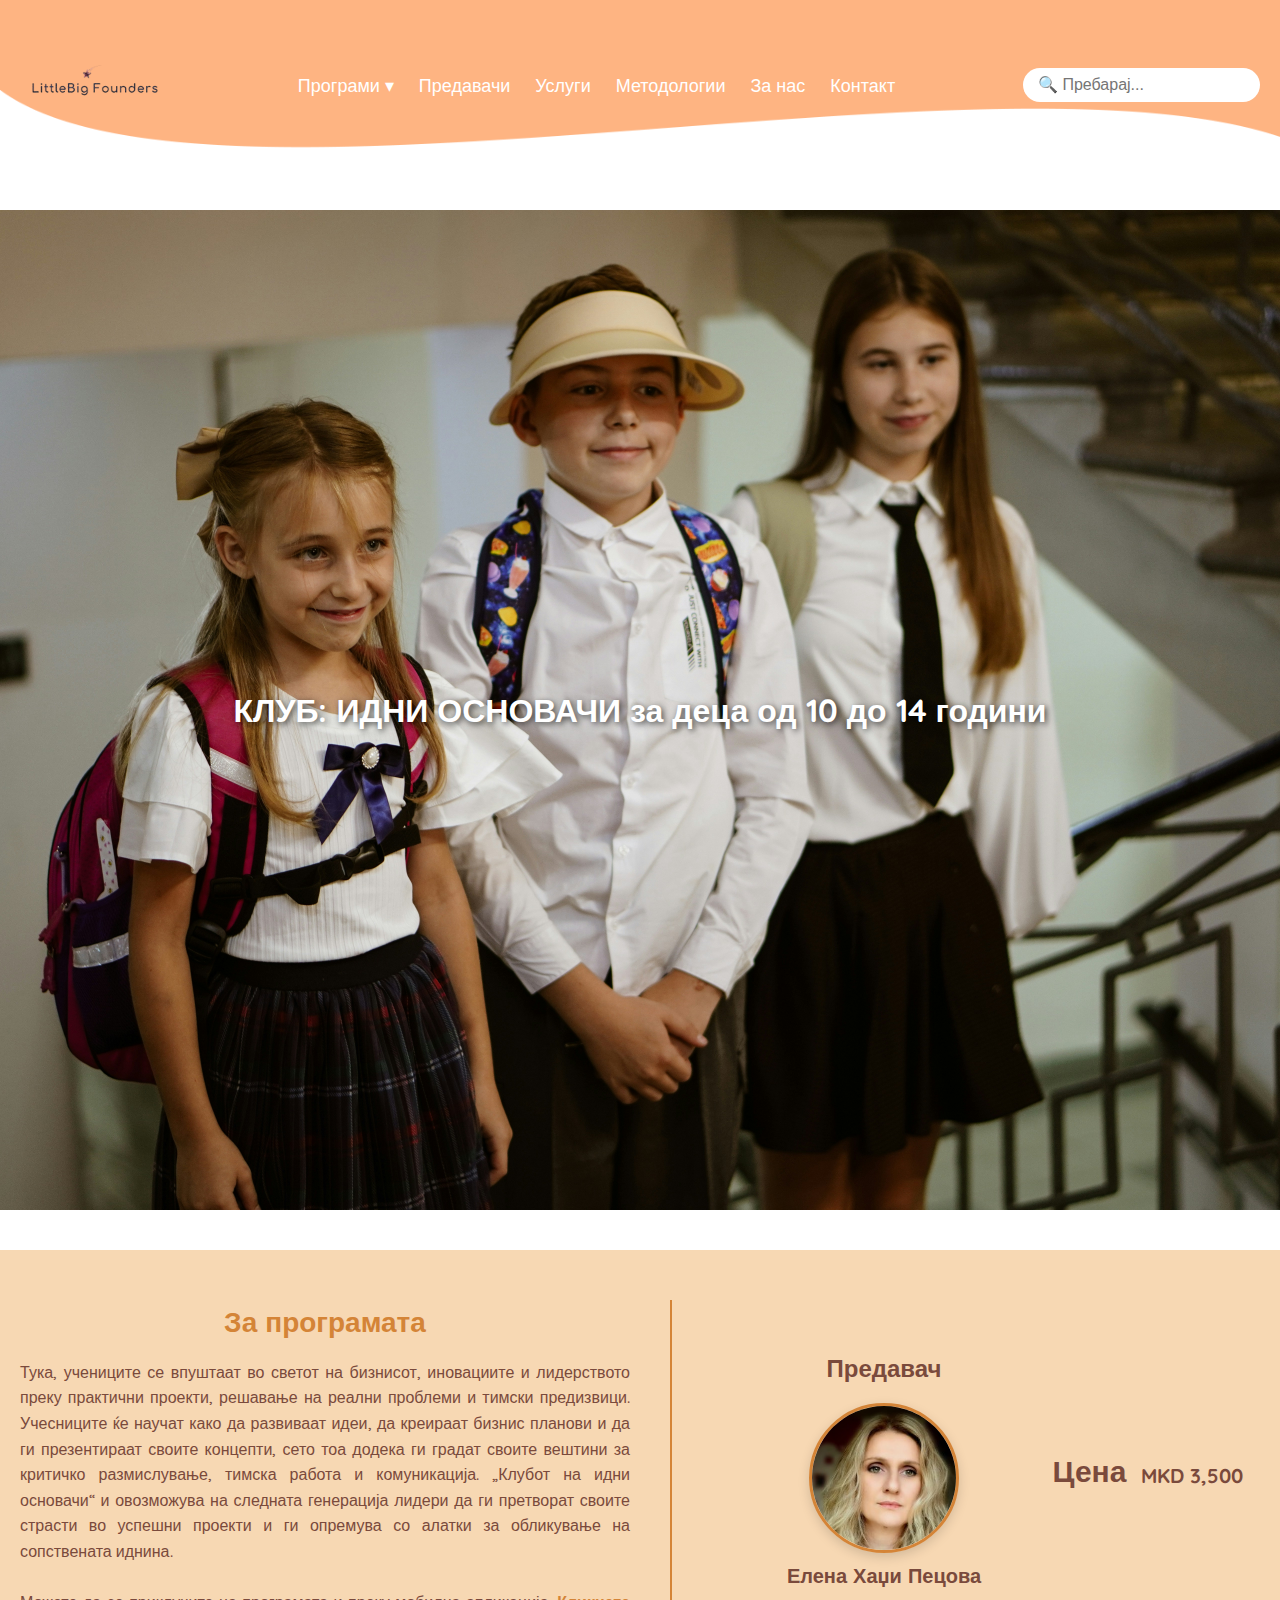
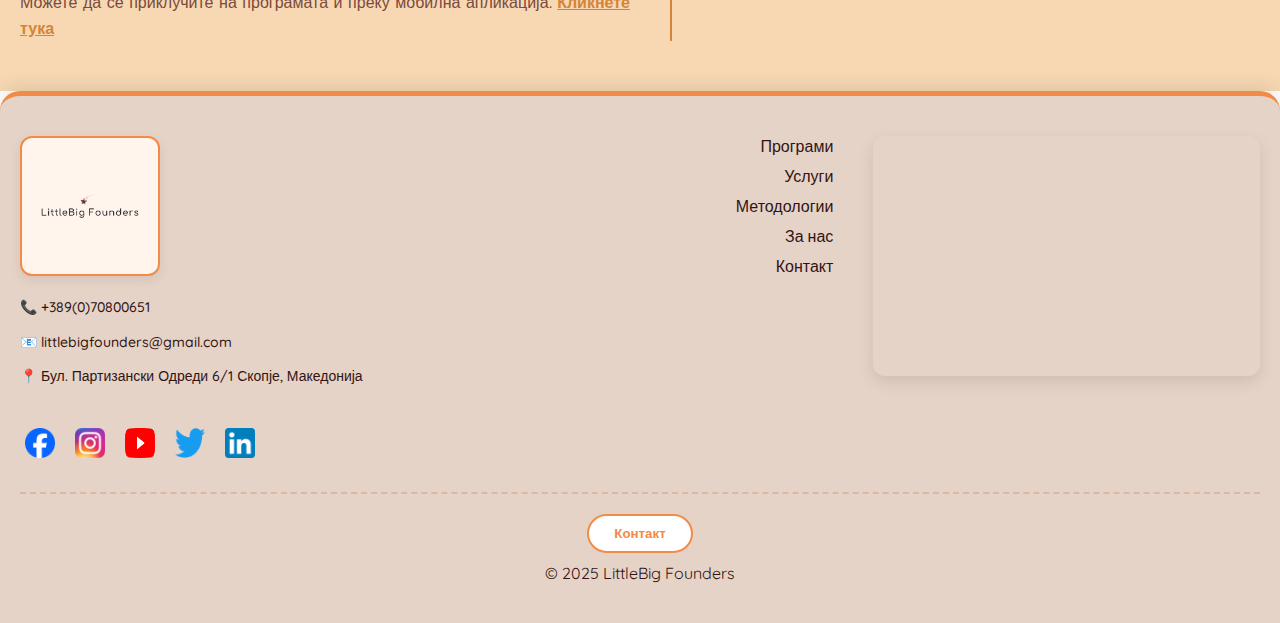
<file: programs-details-page/idni-osnovaci.html>
<!DOCTYPE html>
<html lang="en">
	<head>
		<meta charset="UTF-8" />
		<meta name="viewport" content="width=device-width, initial-scale=1.0" />
		<title>Document</title>
		<link rel="stylesheet" href="idni-osnovaci.css" />
		<link
			href="https://fonts.googleapis.com/css2?family=Balthazar&family=Quicksand:wght@300..700&display=swap"
			rel="stylesheet" />
	</head>
	<body>
		<!--Navigation bar-->
		<div class="navbar">
			<a href="../index.html">
				<img src="../about-us/images/logo.png" alt="Logo" class="logo" />
			</a>
			<div class="nav-toggle" id="nav-toggle">&#9776;</div>

			<nav class="nav-links" id="nav-links">
				<div class="dropdown">
					<a
						class="dropbtn"
						href="../programs/index.html"
						style="text-decoration: none">
						Програми &#9662;
					</a>
					<div class="dropdown-content">
						<a href="../programs-details-page/mini-startapdzii.html"
							>Мини Стартапџии</a
						>
						<a href="../programs-details-page/idni-osnovaci.html"
							>Идни основачи</a
						>
						<a href="../programs-details-page/mali-kreatori.html"
							>Мали креатори</a
						>
					</div>
				</div>
				<a class="dropbtn" href="../lecturers/index.html">Предавачи</a>
				<a class="dropbtn" href="../services/index.html">Услуги</a>
				<a class="dropbtn" href="../methodologies-page/index.html"
					>Методологии</a
				>
				<a class="dropbtn" href="../about-us/index.html">За нас</a>
				<a class="dropbtn" href="../contact/index.html">Контакт</a>
			</nav>
			<input type="text" placeholder="🔍 Пребарај..." class="search" />
		</div>

		<!--Main section-->
		<section class="club-background">
			<div class="caption">КЛУБ: ИДНИ ОСНОВАЧИ за деца од 10 до 14 години</div>
		</section>

		<section class="club-info">
			<div class="about">
				<h2>За програмата</h2>
				<p>
					​Тука, учениците се впуштаат во светот на бизнисот, иновациите и
					лидерството преку практични проекти, решавање на реални проблеми и
					тимски предизвици. Учесниците ќе научат како да развиваат идеи, да
					креираат бизнис планови и да ги презентираат своите концепти, сето тоа
					додека ги градат своите вештини за критичко размислување, тимска
					работа и комуникација. „Клубот на идни основачи“ и овозможува на
					следната генерација лидери да ги претворат своите страсти во успешни
					проекти и ги опремува со алатки за обликување на сопствената
					иднина.<br />
					<br />
					Можете да се приклучите на програмата и преку мобилна апликација.
					<a
						href="https://apps.wix.com/place-invites/invite-lp/0b4343ee-1468-4684-a002-16e1faa1b451"
						class="app-link"
						>Кликнете тука</a
					>
				</p>
			</div>

			<div class="instructors">
				<div class="instructor-column">
					<h2>Предавач</h2>
					<img
						src="images/elena.jpg"
						alt="Елена Хаџи Пецова"
						class="instructor-photo" />
					<p class="instructor-name">Елена Хаџи Пецова</p>
				</div>

				<div class="price-column">
					<div class="price-row">
						<h2>Цена</h2>
						<div class="price">MKD 3,500</div>
					</div>
				</div>
			</div>
		</section>

		<!--Footer-->
		<footer class="footer">
			<div class="footer-content">
				<div class="footer-info">
					<img src="images/logo.png" alt="Лого" class="footer-logo" />
					<p>📞 +389(0)70800651</p>
					<p>📧 littlebigfounders@gmail.com</p>
					<p>📍 Бул. Партизански Одреди 6/1 Скопје, Македонија</p>
					<div class="footer-socials">
						<div class="footer-socials">
							<a
								href="https://www.facebook.com/profile.php?id=61574958621497"
								target="_blank">
								<img src="images/facebook.png" alt="Facebook" />
							</a>
							<a
								href="https://www.instagram.com/littlebigfounders/"
								target="_blank">
								<img src="images/instagram.webp" alt="Instagram" />
							</a>
							<a href="https://www.youtube.com/" target="_blank">
								<img src="images/youtube.png" alt="YouTube" />
							</a>
							<a href="https://x.com/" target="_blank">
								<img src="images/twitter.png" alt="Twitter" />
							</a>
							<a href="https://mk.linkedin.com/" target="_blank">
								<img src="images/linkedin.png" alt="LinkedIn" />
							</a>
						</div>
					</div>
				</div>
				<div class="footer-links">
					<ul>
						<li><a href="../programs/index.html"> Програми</a></li>
						<li><a href="../services/index.html"> Услуги</a></li>
						<li><a href="../methodologies/index.html"> Методологии</a></li>
						<li><a href="../about-us/index.html"> За нас</a></li>
						<li><a href="../contact/index.html"> Контакт</a></li>
					</ul>
				</div>
				<div class="footer-map">
					<iframe
						src="https://www.google.com/maps/embed?pb=!1m18!1m12!1m3!1d2965.0905888501734!2d21.42481047561023!3d41.998331357878534!2m3!1f0!2f0!3f0!3m2!1i1024!2i768!4f13.1!3m3!1m2!1s0x1354144cae363653%3A0x56a4e0712f335296!2sBlvd.%20Partizanski%20Odredi%206%2C%20Skopje%201000!5e0!3m2!1sen!2smk!4v1750275865320!5m2!1sen!2smk"
						width="600"
						height="450"
						style="border: 0"
						allowfullscreen=""
						loading="lazy"
						referrerpolicy="no-referrer-when-downgrade"></iframe>
				</div>
			</div>

			<div class="footer-bottom">
				<button id="openContactModal">Контакт</button>
				<p>&copy; 2025 LittleBig Founders</p>
			</div>
		</footer>
	</body>
</html>
</file>
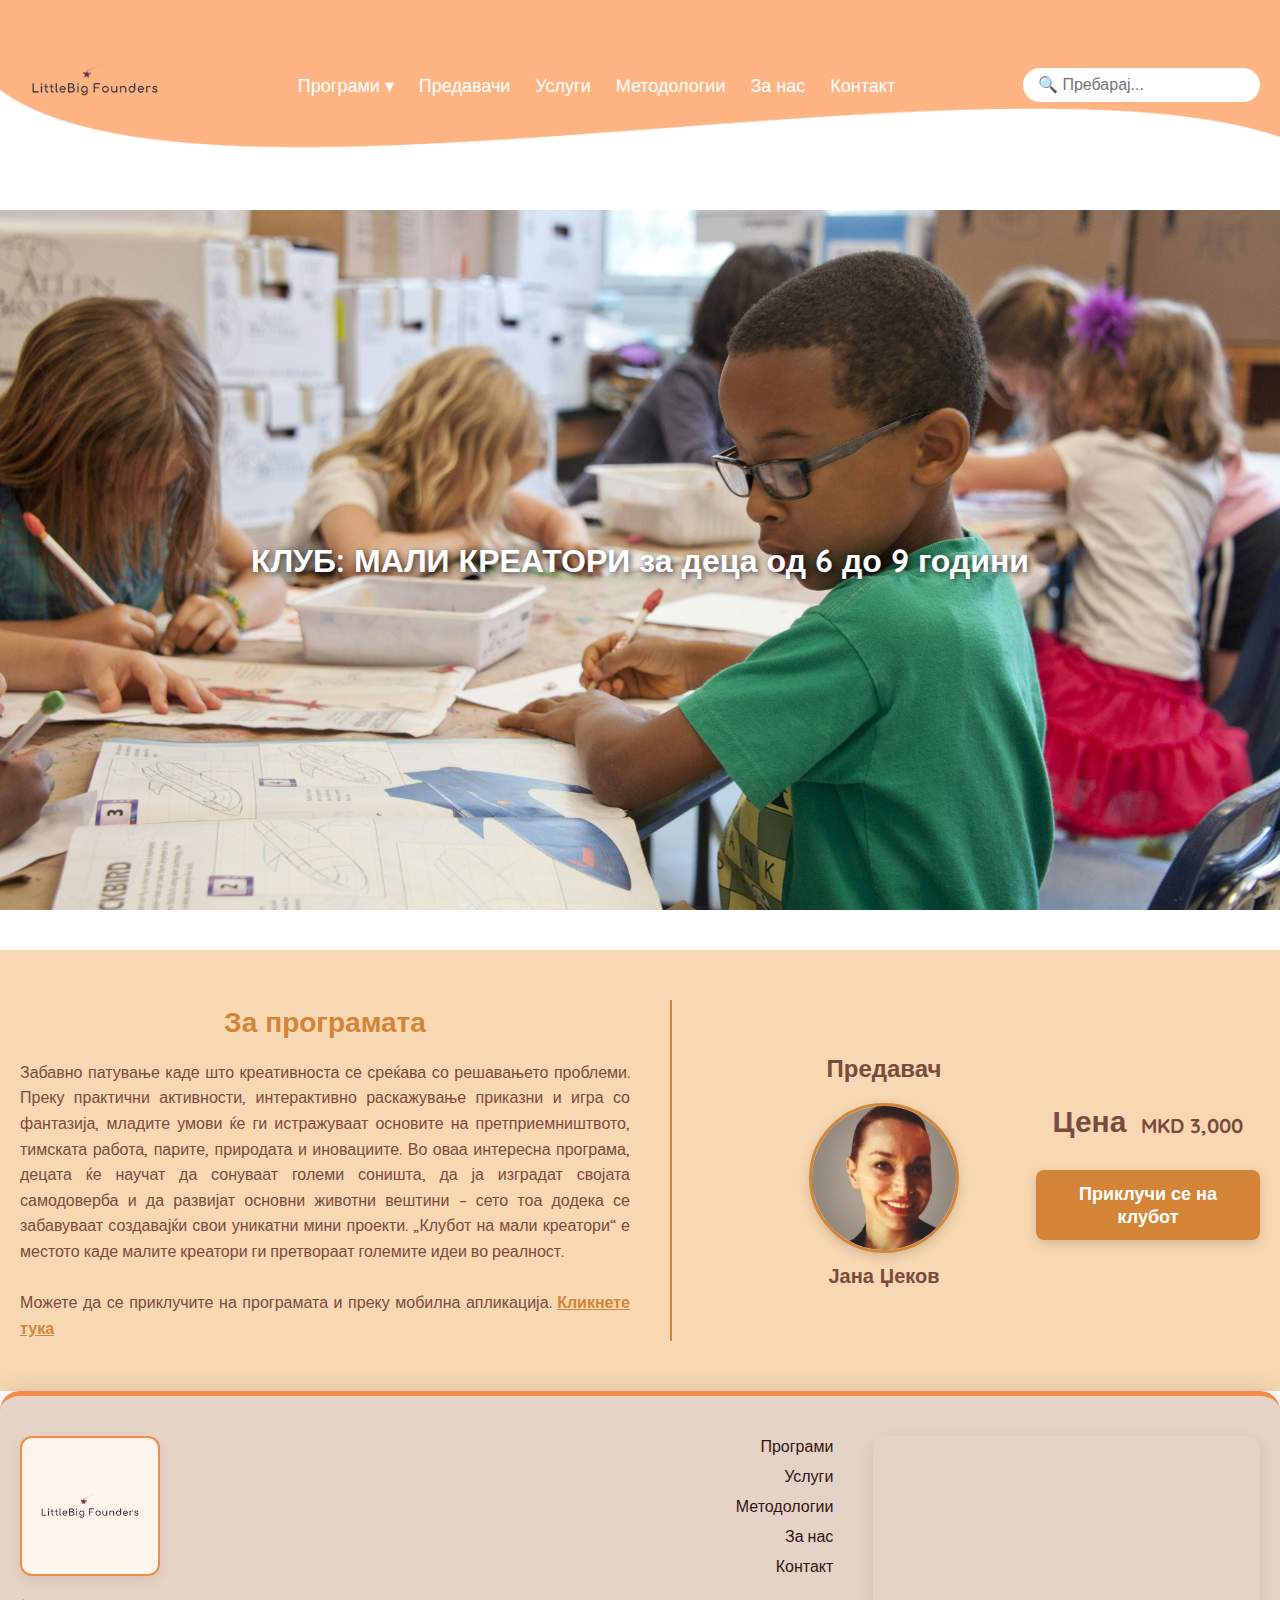
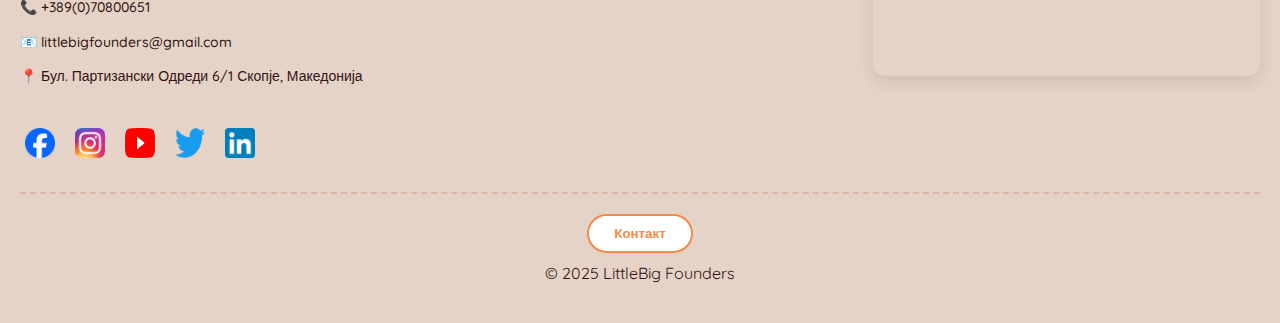
<file: programs-details-page/mali-kreatori.html>
<!DOCTYPE html>
<html lang="en">
	<head>
		<meta charset="UTF-8" />
		<meta name="viewport" content="width=device-width, initial-scale=1.0" />
		<title>Document</title>
		<link rel="stylesheet" href="mali-kreatori.css" />
		<link
			href="https://fonts.googleapis.com/css2?family=Balthazar&family=Quicksand:wght@300..700&display=swap"
			rel="stylesheet" />
	</head>
	<body>
		<!--Navigation bar-->
		<div class="navbar">
			<a href="../index.html">
				<img src="../about-us/images/logo.png" alt="Logo" class="logo" />
			</a>
			<div class="nav-toggle" id="nav-toggle">&#9776;</div>

			<nav class="nav-links" id="nav-links">
				<div class="dropdown">
					<a
						class="dropbtn"
						href="../programs/index.html"
						style="text-decoration: none">
						Програми &#9662;
					</a>
					<div class="dropdown-content">
						<a href="../programs-details-page/mini-startapdzii.html"
							>Мини Стартапџии</a
						>
						<a href="../programs-details-page/idni-osnovaci.html"
							>Идни основачи</a
						>
						<a href="../programs-details-page/mali-kreatori.html"
							>Мали креатори</a
						>
					</div>
				</div>
				<a class="dropbtn" href="../lecturers/index.html">Предавачи</a>
				<a class="dropbtn" href="../services/index.html">Услуги</a>
				<a class="dropbtn" href="../methodologies-page/index.html"
					>Методологии</a
				>
				<a class="dropbtn" href="../about-us/index.html">За нас</a>
				<a class="dropbtn" href="../contact/index.html">Контакт</a>
			</nav>
			<input type="text" placeholder="🔍 Пребарај..." class="search" />
		</div>

		<!--Main section-->
		<section class="club-background">
			<div class="caption">КЛУБ: МАЛИ КРЕАТОРИ за деца од 6 до 9 години</div>
		</section>

		<section class="club-info">
			<div class="about">
				<h2>За програмата</h2>
				<p>
					Забавно патување каде што креативноста се среќава со решавањето
					проблеми. Преку практични активности, интерактивно раскажување
					приказни и игра со фантазија, младите умови ќе ги истражуваат основите
					на претприемништвото, тимската работа, парите, природата и иновациите.
					Во оваа интересна програма, децата ќе научат да сонуваат големи
					соништа, да ја изградат својата самодоверба и да развијат основни
					животни вештини – сето тоа додека се забавуваат создавајќи свои
					уникатни мини проекти. „Клубот на мали креатори“ е местото каде малите
					креатори ги претвораат големите идеи во реалност.<br />
					<br />
					Можете да се приклучите на програмата и преку мобилна апликација.
					<a
						href="https://apps.wix.com/place-invites/invite-lp/0b4343ee-1468-4684-a002-16e1faa1b451"
						class="app-link"
						>Кликнете тука</a
					>
				</p>
			</div>

			<div class="instructors">
				<div class="instructor-column">
					<h2>Предавач</h2>
					<img
						src="images/jana-dzekov.jpg"
						alt="Јана Џеков"
						class="instructor-photo" />
					<p class="instructor-name">Јана Џеков</p>
				</div>

				<div class="price-column">
					<div class="price-row">
						<h2>Цена</h2>
						<div class="price">MKD 3,000</div>
					</div>
					<a
						href="https://www.littlebigfounders.com/group-page/future-founders-club/about"
						target="_blank"
						class="btn-with-image">
						<span>Приклучи се на клубот</span>
					</a>
				</div>
			</div>
		</section>

		<!--Footer-->
		<footer class="footer">
			<div class="footer-content">
				<div class="footer-info">
					<img src="images/logo.png" alt="Лого" class="footer-logo" />
					<p>📞 +389(0)70800651</p>
					<p>📧 littlebigfounders@gmail.com</p>
					<p>📍 Бул. Партизански Одреди 6/1 Скопје, Македонија</p>
					<div class="footer-socials">
						<div class="footer-socials">
							<a
								href="https://www.facebook.com/profile.php?id=61574958621497"
								target="_blank">
								<img src="images/facebook.png" alt="Facebook" />
							</a>
							<a
								href="https://www.instagram.com/littlebigfounders/"
								target="_blank">
								<img src="images/instagram.webp" alt="Instagram" />
							</a>
							<a href="https://www.youtube.com/" target="_blank">
								<img src="images/youtube.png" alt="YouTube" />
							</a>
							<a href="https://x.com/" target="_blank">
								<img src="images/twitter.png" alt="Twitter" />
							</a>
							<a href="https://mk.linkedin.com/" target="_blank">
								<img src="images/linkedin.png" alt="LinkedIn" />
							</a>
						</div>
					</div>
				</div>
				<div class="footer-links">
					<ul>
						<li><a href="../programs/index.html"> Програми</a></li>
						<li><a href="../services/index.html"> Услуги</a></li>
						<li><a href="../methodologies/index.html"> Методологии</a></li>
						<li><a href="../about-us/index.html"> За нас</a></li>
						<li><a href="../contact/index.html"> Контакт</a></li>
					</ul>
				</div>
				<div class="footer-map">
					<iframe
						src="https://www.google.com/maps/embed?pb=!1m18!1m12!1m3!1d2965.0905888501734!2d21.42481047561023!3d41.998331357878534!2m3!1f0!2f0!3f0!3m2!1i1024!2i768!4f13.1!3m3!1m2!1s0x1354144cae363653%3A0x56a4e0712f335296!2sBlvd.%20Partizanski%20Odredi%206%2C%20Skopje%201000!5e0!3m2!1sen!2smk!4v1750275865320!5m2!1sen!2smk"
						width="600"
						height="450"
						style="border: 0"
						allowfullscreen=""
						loading="lazy"
						referrerpolicy="no-referrer-when-downgrade"></iframe>
				</div>
			</div>

			<div class="footer-bottom">
				<button id="openContactModal">Контакт</button>
				<p>&copy; 2025 LittleBig Founders</p>
			</div>
		</footer>
	</body>
</html>
</file>
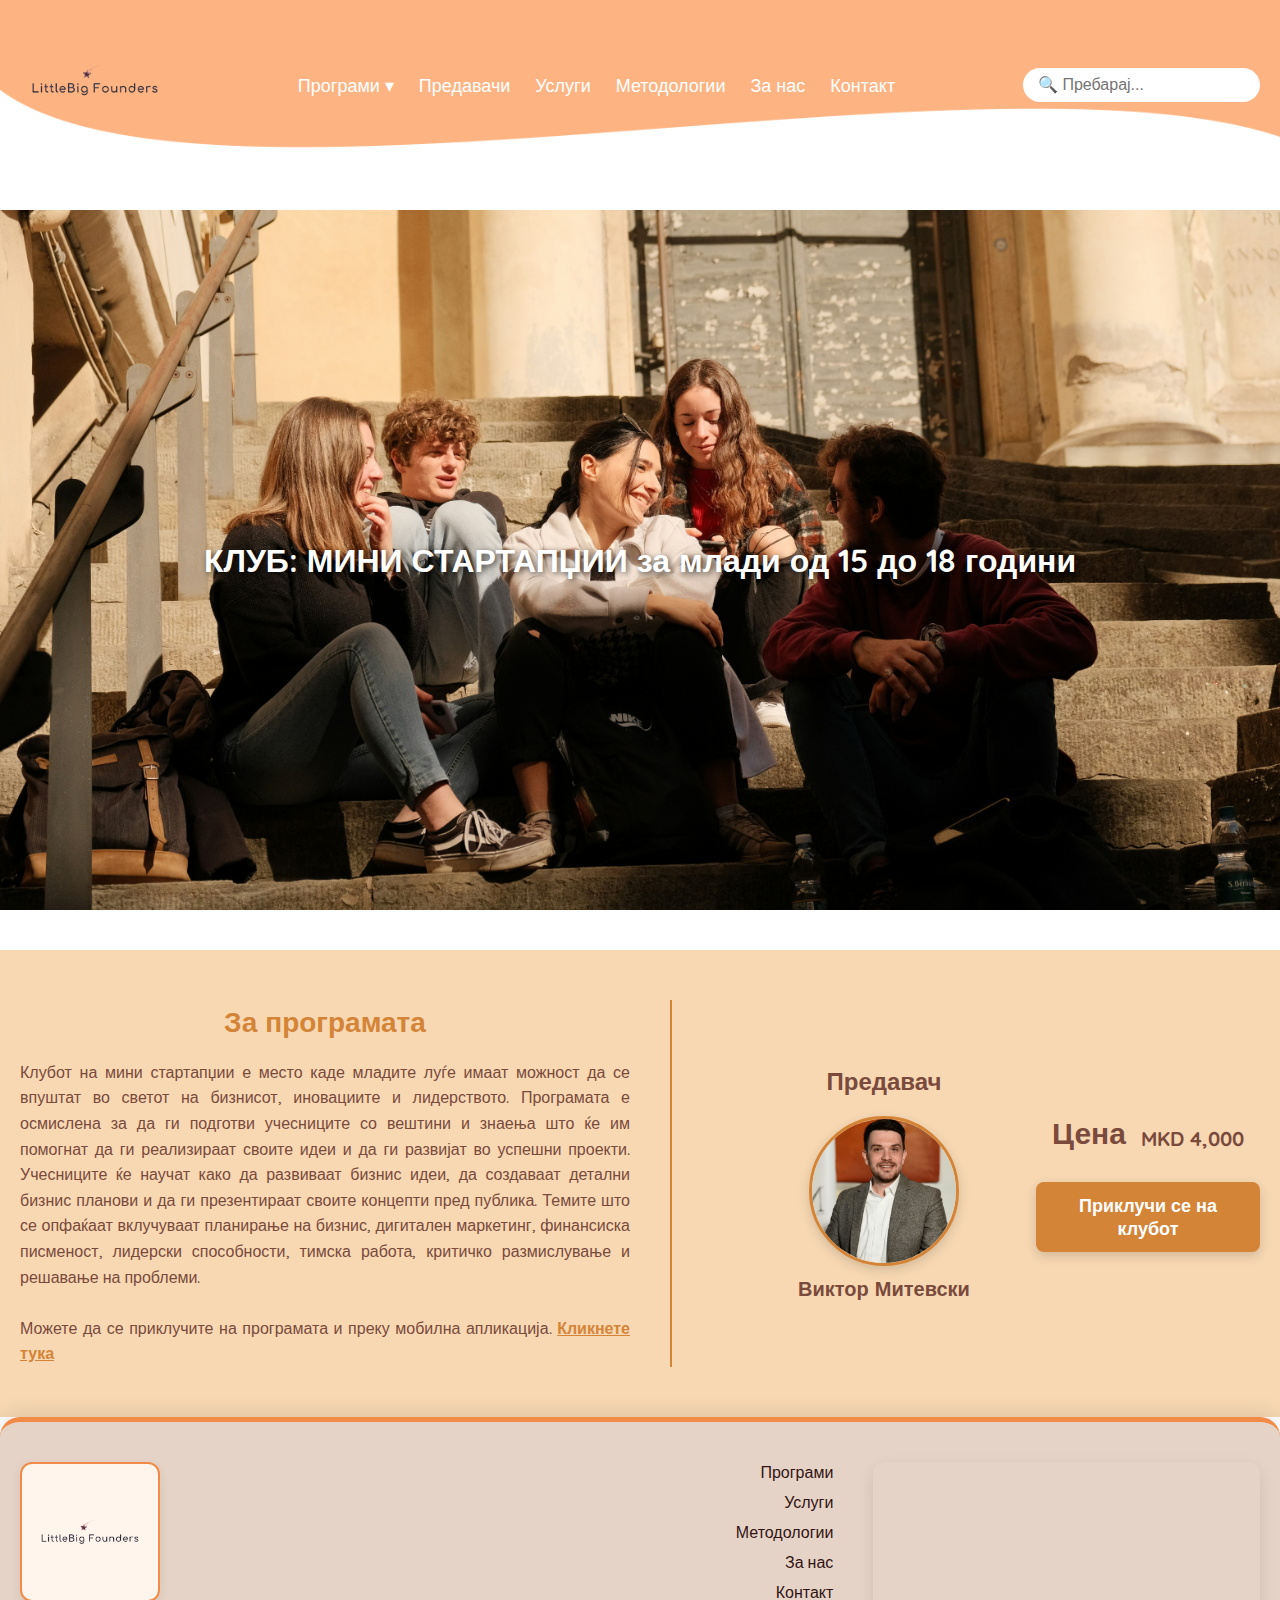
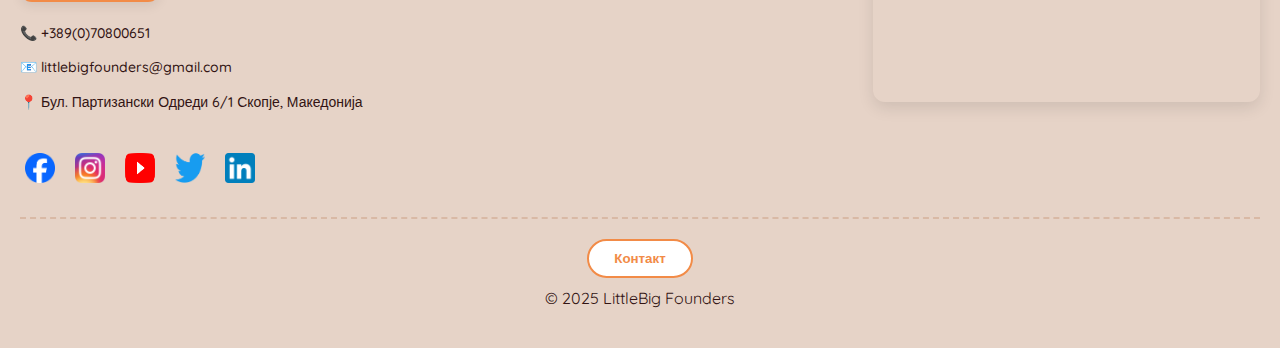
<file: programs-details-page/mini-startapdzii.html>
<!DOCTYPE html>
<html lang="en">
	<head>
		<meta charset="UTF-8" />
		<meta name="viewport" content="width=device-width, initial-scale=1.0" />
		<title>Document</title>
		<link rel="stylesheet" href="mini-startapdzii.css" />
		<link
			href="https://fonts.googleapis.com/css2?family=Balthazar&family=Quicksand:wght@300..700&display=swap"
			rel="stylesheet" />
	</head>
	<body>
		<!--Navigation bar-->
		<div class="navbar">
			<a href="../index.html">
				<img src="../about-us/images/logo.png" alt="Logo" class="logo" />
			</a>
			<div class="nav-toggle" id="nav-toggle">&#9776;</div>

			<nav class="nav-links" id="nav-links">
				<div class="dropdown">
					<a
						class="dropbtn"
						href="../programs/index.html"
						style="text-decoration: none">
						Програми &#9662;
					</a>
					<div class="dropdown-content">
						<a href="../programs-details-page/mini-startapdzii.html"
							>Мини Стартапџии</a
						>
						<a href="../programs-details-page/idni-osnovaci.html"
							>Идни основачи</a
						>
						<a href="../programs-details-page/mali-kreatori.html"
							>Мали креатори</a
						>
					</div>
				</div>
				<a class="dropbtn" href="../lecturers/index.html">Предавачи</a>
				<a class="dropbtn" href="../services/index.html">Услуги</a>
				<a class="dropbtn" href="../methodologies-page/index.html"
					>Методологии</a
				>
				<a class="dropbtn" href="../about-us/index.html">За нас</a>
				<a class="dropbtn" href="../contact/index.html">Контакт</a>
			</nav>
			<input type="text" placeholder="🔍 Пребарај..." class="search" />
		</div>

		<!--Main section-->
		<section class="club-background">
			<div class="caption">
				КЛУБ: МИНИ СТАРТАПЏИИ за млади од 15 до 18 години
			</div>
		</section>

		<section class="club-info">
			<div class="about">
				<h2>За програмата</h2>
				<p>
					Клубот на мини стартапџии е место каде младите луѓе имаат можност да
					се впуштат во светот на бизнисот, иновациите и лидерството. Програмата
					е осмислена за да ги подготви учесниците со вештини и знаења што ќе им
					помогнат да ги реализираат своите идеи и да ги развијат во успешни
					проекти. Учесниците ќе научат како да развиваат бизнис идеи, да
					создаваат детални бизнис планови и да ги презентираат своите концепти
					пред публика. Темите што се опфаќаат вклучуваат планирање на бизнис,
					дигитален маркетинг, финансиска писменост, лидерски способности,
					тимска работа, критичко размислување и решавање на проблеми.<br />
					<br />
					Можете да се приклучите на програмата и преку мобилна апликација.
					<a
						href="https://apps.wix.com/place-invites/invite-lp/0b4343ee-1468-4684-a002-16e1faa1b451"
						class="app-link"
						>Кликнете тука</a
					>
				</p>
			</div>

			<div class="instructors">
				<div class="instructor-column">
					<h2>Предавач</h2>
					<img
						src="images/viktor-mitevski.png"
						alt="Јана Џеков"
						class="instructor-photo" />
					<p class="instructor-name">Виктор Митевски</p>
				</div>

				<div class="price-column">
					<div class="price-row">
						<h2>Цена</h2>
						<div class="price">MKD 4,000</div>
					</div>
					<a
						href="https://www.littlebigfounders.com/group-page/future-founders-club/about"
						target="_blank"
						class="btn-with-image">
						<span>Приклучи се на клубот</span>
					</a>
				</div>
			</div>
		</section>

		<!--Footer-->
		<footer class="footer">
			<div class="footer-content">
				<div class="footer-info">
					<img src="images/logo.png" alt="Лого" class="footer-logo" />
					<p>📞 +389(0)70800651</p>
					<p>📧 littlebigfounders@gmail.com</p>
					<p>📍 Бул. Партизански Одреди 6/1 Скопје, Македонија</p>
					<div class="footer-socials">
						<div class="footer-socials">
							<a
								href="https://www.facebook.com/profile.php?id=61574958621497"
								target="_blank">
								<img src="images/facebook.png" alt="Facebook" />
							</a>
							<a
								href="https://www.instagram.com/littlebigfounders/"
								target="_blank">
								<img src="images/instagram.webp" alt="Instagram" />
							</a>
							<a href="https://www.youtube.com/" target="_blank">
								<img src="images/youtube.png" alt="YouTube" />
							</a>
							<a href="https://x.com/" target="_blank">
								<img src="images/twitter.png" alt="Twitter" />
							</a>
							<a href="https://mk.linkedin.com/" target="_blank">
								<img src="images/linkedin.png" alt="LinkedIn" />
							</a>
						</div>
					</div>
				</div>
				<div class="footer-links">
					<ul>
						<li><a href="../programs/index.html"> Програми</a></li>
						<li><a href="../services/index.html"> Услуги</a></li>
						<li><a href="../methodologies/index.html"> Методологии</a></li>
						<li><a href="../about-us/index.html"> За нас</a></li>
						<li><a href="../contact/index.html"> Контакт</a></li>
					</ul>
				</div>
				<div class="footer-map">
					<iframe
						src="https://www.google.com/maps/embed?pb=!1m18!1m12!1m3!1d2965.0905888501734!2d21.42481047561023!3d41.998331357878534!2m3!1f0!2f0!3f0!3m2!1i1024!2i768!4f13.1!3m3!1m2!1s0x1354144cae363653%3A0x56a4e0712f335296!2sBlvd.%20Partizanski%20Odredi%206%2C%20Skopje%201000!5e0!3m2!1sen!2smk!4v1750275865320!5m2!1sen!2smk"
						width="600"
						height="450"
						style="border: 0"
						allowfullscreen=""
						loading="lazy"
						referrerpolicy="no-referrer-when-downgrade"></iframe>
				</div>
			</div>

			<div class="footer-bottom">
				<button id="openContactModal">Контакт</button>
				<p>&copy; 2025 LittleBig Founders</p>
			</div>
		</footer>
	</body>
</html>
</file>
<file: initial.css>
.placeholder {
   color: rgb(255, 123, 0);
}
</file>
<file: about-us/style.css>
* {
  box-sizing: border-box;
  margin: 0;
  padding: 0;
}

body {
  font-family: 'Quicksand', sans-serif;
}

/* .dropdown-content:hover {
  border-top: 5px solid #ffb583;
} */

.navbar {
  display: flex;
  align-items: center;
  justify-content: space-between;
  flex-wrap: wrap;
  padding: 0 20px;
  height: 170px;
  background-image: url('images/wave.png');
  background-size: cover;
  background-position: center;
  color: white;
  font-size: 18px;
}

.logo {
  height: 150px;
  margin: 5px 0 30px 0;
  cursor: pointer;
  width: 150px;
}

.nav-toggle {
  display: none;
  font-size: 30px;
  cursor: pointer;
  background: none;
  border: none;
  color: white;
}

.nav-links {
  display: flex;
  justify-content: center;
  gap: 25px;
  align-items: center;
  flex-wrap: wrap;
}

.nav-links a,
.dropbtn {
  background: none;
  border: none;
  color: white;
  font-size: 18px;
  font-weight: 500;
  cursor: pointer;
  margin: 10px 0 30px 0;
}

.dropdown-content a:hover {
  text-decoration: underline;
}
.nav-links a {
  text-decoration: none;
  color: inherit;
}
.nav-links a:hover {
  text-decoration: underline;
  text-decoration-color: rgb(212, 134, 55);
  text-decoration-thickness: 3px;
  text-underline-offset: 4px; 

}


.dropdown {
  position: relative;
  margin: 20px 0 20px 0;
  display: flex;
  flex-direction: column;
  align-items: center;
 
}


.dropdown-content {
  display: none;
  position: absolute;
  top: 100%;
  left: 50%;
  transform: translateX(-50%);
  margin-top: -20px;
  background-color: rgba(255, 255, 255, 0.85);
  backdrop-filter: blur(10px); 
  color: rgb(212, 134, 55);
  min-width: 160px;
  border-radius: 5px;
  box-shadow: 0px 8px 16px rgba(0, 0, 0, 0.2);
  z-index: 1;
}

.dropdown-content a {
  padding: 10px 15px;
  display: block;
  text-decoration: none;
  color: inherit;
}

.dropdown:hover .dropdown-content {
  display: block;
}

.search {
  padding: 8px 15px;
  border-radius: 25px;
  border: none;
  outline: none;
  font-size: 16px;
  margin: 10px 0 30px 0;
}

@media (max-width: 900px) {
  .nav-links {
    display: none;
    flex-direction: column;
    width: 100%;
    background: #f69d62;
    padding: 10px 0;
    margin-top: 10px;
    align-items: center;
  }

  .nav-links.active {
    display: flex;
  }

  .navbar.active {
    margin-bottom: 40rem;
  }

  .dropdown:hover .dropdown-content {
    display: block;
  }

  .navbar {
    background-position: center;
    flex-direction: row;
    align-items: center;
    justify-content: space-between;
    flex-wrap: wrap;
    height: auto;
    padding: 10px 20px;
  }

  .logo {
    height: 100px;
    width: auto;
    margin: 0;
  }

  .nav-toggle {
    display: block;
    font-size: 28px;
    margin-left: auto;
  }

  .search {
    width: 100%;
    margin: 10px 0;
    border: 2.5px solid rgb(212, 134, 55);
  }
  
}


.address-text {
    font-size: 14px;
    color: #333;
    margin: 0;
    text-align: center;
}
.img-mobile-1, .img-mobile-2 {
    display: none;
 }
/* Responsive adjustments */
@media (max-width: 768px) {

    .content-block {
      flex-direction: column;
    }

    .img-desktop-1, .img-desktop-2 {
      display: none;
    }

    .img-mobile-1, .img-mobile-2 {
    display: flex;
  }
  h1{
    font-size: 46px;
  }

}


.about-header {
  background-color: white;
  padding: 50px 60px;
  text-align: center;
}

.about-header h1 {
  font-family: 'Montserrat', sans-serif;
  font-size: 60px;
  line-height: 1.2;
  color: #e29547;
}

.about-header p {
  font-size: 18px;
  color: #555;
  margin-top: 10px;
}

.content-block {
  display: flex;
  align-items: center;
  justify-content: space-between;
  margin: 60px 0;
  flex-wrap: wrap;
}

.image {
  flex: 1;
  padding:  20px 40px;
}

.image img {
  width: 90%;
  border-radius: 12px;
  object-fit: cover;
  padding-left: 5px;
}

.text {
  flex: 1;
  padding: 10px 20px;
  text-align:left;
  background-color:#fffaf0;
  border-radius: 35px;
}

.text h2 {
  color: #e29547;
  margin-bottom: 15px;
  margin-top: 10px;
}

.text p {
  line-height: 1.6;
  color: #333;
}
.custom-dots {
  list-style-type: disc;
  padding-left: 20px;
}

.custom-dots li {
  color: #333;
  margin-bottom: 10px;
}

.image-section:hover {
  transform: scale(1.1);
}

/* Footer */

.footer {
  background-color: #e6d3c7;
  color: rgb(50, 19, 19);
  padding: 40px 20px;
  font-family: "Quicksand", sans-serif;
  border-top: 5px solid #f28b47; 
  border-radius: 20px 20px 0 0; 
  box-shadow: 0 -4px 20px rgba(0, 0, 0, 0.1);
  margin-top: 60px; 
  position: relative;
  overflow: hidden;
}

.footer-content {
  display: flex;
  flex-wrap: wrap;
  justify-content: space-between;
  gap: 40px;
  align-items: flex-start;
  padding-bottom: 30px;
  border-bottom: 2px dashed #d9b9a5; 
}

.footer-info {
  flex: 1;
  min-width: 250px;
}

.footer-info p {
  font-size: 14px;
  margin-bottom: 12px;
  line-height: 1.6;
  font-weight: 500;
}

.footer-logo {
  width: 140px;
  margin-bottom: 20px;
  display: block;
  background-color: #fff5ec; 
  border: 2px solid #f28b47; 
  border-radius: 12px;
  padding: 10px;
  box-shadow: 0 4px 12px rgba(0, 0, 0, 0.08);
}


.footer-socials {
  display: flex;
  gap: 10px;
  margin-top: 20px;
  flex-wrap: wrap;
  justify-content: start;
}

.footer-socials img {
  width: 30px;
  height: 30px;
  margin: 0 5px;
  transition: transform 0.2s ease, filter 0.2s ease;
}

.footer-socials img:hover {
  transform: scale(1.1);
}

.footer-socials img:hover {
  transform: scale(1.2);
  filter: brightness(1.2);
}

.footer-map iframe {
  width: 100%;
  height: 240px;
  border-radius: 12px;
  box-shadow: 0 6px 16px rgba(0, 0, 0, 0.1);
}
.footer-map {
  flex: 1;
  min-width: 300px;
  max-width: 500px;
  height: auto;
}



.footer-bottom {
  text-align: center;
  padding-top: 20px;
}

.footer-bottom button {
  background-color: white;
  color: #f28b47;
  border: 2px solid #f28b47;
  padding: 10px 25px;
  font-weight: bold;
  border-radius: 25px;
  cursor: pointer;
  transition: all 0.3s ease;
  margin-bottom: 10px;
}

.footer-bottom button:hover {
  background-color: #ffd6b8;
  transform: scale(1.05);
}
@media (max-width: 768px) {
  .footer-content {
    flex-direction: column;
    align-items: center;
    text-align: center;
  }

  .footer-info,
  .footer-map {
    max-width: 100%;
  }
  
  .footer-logo {
    display: block;
    margin: 0 auto 20px auto;
  }
  .footer-socials {
    justify-content: center;
  }
}

@media (max-width: 768px) {
  .footer-links {
    display: none;
  }
}


.modal {
  display: none;
  position: fixed;
  z-index: 999;
  padding-top: 80px;
  left: 0;
  top: 0;
  width: 100%;
  height: 100%;
  background-color: rgba(0, 0, 0, 0.5);
}

.modal-content {
  background: white;
  margin: auto;
  padding: 20px;
  max-width: 400px;
  border-radius: 10px;
  position: relative;
}

.modal-content h3 {
  margin-bottom: 15px;
  color: #f28b47;
}

.modal-content .close {
  position: absolute;
  top: 15px;
  right: 20px;
  font-size: 24px;
  cursor: pointer;
}

.contact-form input,
.contact-form textarea {
  width: 100%;
  margin-bottom: 15px;
  padding: 10px;
  border-radius: 6px;
  border: 1px solid #ccc;
  box-sizing: border-box;
}

.contact-form button {
  background-color: #f28b47;
  color: white;
  padding: 10px 15px;
  border: none;
  border-radius: 6px;
  cursor: pointer;
  width: 100%;
}

.address-section {
  background-color: #fff5ec;
  padding: 80px 20px;
}

.address-wrapper {
  display: flex;
  flex-wrap: wrap;
  align-items: flex-start;
  justify-content: space-between;
  max-width: 1200px;
  margin: 0 auto;
  gap: 40px;
}

.address-container {
  flex: 2;
  display: flex;
  flex-direction: column;
  gap: 25px;
}

.address-block {
  background: white;
  padding: 30px 25px;
  border-radius: 15px;
  box-shadow: 0 4px 18px rgba(0, 0, 0, 0.07);
  text-align: left;
  transition: transform 0.3s ease;
}

.address-block:hover {
  transform: translateY(-5px);
}

.address-block h2 {
  font-family: "Balthazar", serif;
  font-size: 24px;
  color: #f69d62;
  margin-bottom: 15px;
}

.address-block p {
  font-family: "Quicksand", sans-serif;
  font-size: 16px;
  color: #444;
  line-height: 1.6;
}


.address-image {
  flex: 1;
  display: flex;
  align-items: center;
  justify-content: center;
}

.address-image img {
  max-width: 280px;
  width: 100%;
  border-radius: 15px;
  box-shadow: 0 6px 20px rgba(0, 0, 0, 0.1);
}

.footer-links {
  flex: 1;
  min-width: 200px;
    text-align: right;
}

.footer-links h4 {
  font-size: 18px;
  color: #7a4a3c;
  margin-bottom: 15px;
  font-weight: bold;
}

.footer-links ul {
  list-style: none;
  padding: 0;
  margin: 0;
}

.footer-links ul li {
  position: relative;
  padding-left: 18px; 
  margin-bottom: 10px;
  list-style: none;
  
}


.footer-links ul li a {
  text-decoration: none;
  color: rgb(50, 19, 19);
  font-weight: 500;
  transition: color 0.3s;
}

.footer-links ul li a:hover {
  color: #f28b47;
}

@media (max-width: 768px) {
  .address-wrapper {
    flex-direction: column;
    align-items: center;
  }

  .address-container {
    width: 100%;
  }

  .address-image {
    margin-top: 30px;
  }
}
</file>
<file: contact/style.css>
* {
  box-sizing: border-box;
  margin: 0;
  padding: 0;
}

body {
    min-height: 100vh;   
	  max-height: 100%; 
	  width: 100%; 
    margin: 0;
	  overflow-x: hidden; 
	  overflow-y: auto; 
    font-family: 'Quicksand', sans-serif;
}
.navbar {
  display: flex;
  align-items: center;
  justify-content: space-between;
  flex-wrap: wrap;
  padding: 0 20px;
  height: 170px;
  background-image: url("./images-contact/wave.png");
  background-size: cover;
  background-position: center;
  color: white;
  font-size: 18px;
}

.logo {
  height: 150px;
  margin: 5px 0 30px 0;
  cursor: pointer;
  width: 150px;
}

.nav-toggle {
  display: none;
  font-size: 30px;
  cursor: pointer;
  background: none;
  border: none;
  color: white;
}

.nav-links {
  display: flex;
  justify-content: center;
  gap: 25px;
  align-items: center;
  flex-wrap: wrap;
}

.nav-links a,
.dropbtn {
  background: none;
  border: none;
  color: white;
  font-size: 18px;
  font-weight: 500;
  cursor: pointer;
  margin: 10px 0 30px 0;
}

.dropdown-content a:hover {
  text-decoration: underline;
}
.nav-links a {
  text-decoration: none;
  color: inherit;
}
.nav-links a:hover {
  text-decoration: underline;
  text-decoration-color: rgb(212, 134, 55);
  text-decoration-thickness: 3px;
  text-underline-offset: 4px; 

}

.dropdown {
  position: relative;
  margin: 20px 0 20px 0;
  display: flex;
  flex-direction: column;
  align-items: center;
 
}

.dropdown-content {
  display: none;
  position: absolute;
  top: 100%;
  left: 50%;
  transform: translateX(-50%);
  margin-top: -20px;
  background-color: rgba(255, 255, 255, 0.85);
  backdrop-filter: blur(10px); 
  color: rgb(212, 134, 55);
  min-width: 160px;
  border-radius: 5px;
  box-shadow: 0px 8px 16px rgba(0, 0, 0, 0.2);
  z-index: 1;
}

.dropdown-content a {
  padding: 10px 15px;
  display: block;
  text-decoration: none;
  color: inherit;
}

.dropdown:hover .dropdown-content {
  display: block;
}

.search {
  padding: 8px 15px;
  border-radius: 25px;
  border: none;
  outline: none;
  font-size: 16px;
  margin: 10px 0 30px 0;
}

@media (max-width: 900px) {
  .nav-links {
    display: none;
    flex-direction: column;
    width: 100%;
    background: rgba(0, 0, 0, 0.2);
    margin-top: 10px;
    padding: 10px 0;
  }

  .nav-links.active {
    display: flex;
  }

  .nav-toggle {
    display: block;
  }

  

  .dropdown:hover .dropdown-content {
    display: block;
  }

  .search {
    width: 100%;
    border: 2.5px solid rgb(212, 134, 55);
  }
}

/* Responsive */
@media (max-width: 900px) {
  .nav-links {
    display: none;
    flex-direction: column;
    width: 100%;
    background: #f69d62;
    padding: 10px 0;
    margin-top: 10px;
    align-items: center;
  }

  .nav-links.active {
    display: flex;
  }

  .navbar.active {
    margin-bottom: 40rem;
  }

  .dropdown:hover .dropdown-content {
    display: block;
  }

  .navbar {
    background-position: center;
    flex-direction: row;
    align-items: center;
    justify-content: space-between;
    flex-wrap: wrap;
    height: auto;
    padding: 10px 20px;
  }

  .logo {
    height: 100px;
    width: auto;
    margin: 0;
  }

  .nav-toggle {
    display: block;
    font-size: 28px;
    margin-left: auto;
  }

  .search {
    width: 100%;
    margin: 10px 0;
    border: 2.5px solid rgb(212, 134, 55);
  }
}

/* Contact section */

.contact-section {
  width: 100%;
  background-color: #fff;
  padding: 60px 20px;
  text-align: center;
  color: #4e2c15;
  font-family: "Quicksand", sans-serif;
  box-sizing: border-box;
}

.contact-section h2 {
  font-size: 34px;
  color: #f28b47;
  margin-bottom: 15px;
}

.contact-subtext {
  font-size: 17px;
  margin-bottom: 35px;
  color: #a35a3d;
  font-style: italic;
}

.contact-content {
  display: flex;
  flex-wrap: wrap;
  justify-content: center;
  gap: 40px;
  align-items: center;
}

.contact-form-block {
  flex: 1;
  max-width: 400px;
}

.main-contact-form input,
.main-contact-form textarea {
  width: 100%;
  padding: 12px;
  margin-bottom: 15px;
  border: 2px solid #f6a560;
  border-radius: 10px;
  background-color: #fff;
  font-size: 16px;
  font-family: "Quicksand", sans-serif;
}

.main-contact-form button {
  background-color: #f28b47;
  color: white;
  padding: 12px 20px;
  border: none;
  border-radius: 25px;
  font-size: 16px;
  cursor: pointer;
  transition: background-color 0.3s ease;
}

.main-contact-form button:hover {
  background-color: #e07a29;
}

.contact-illustration img {
  width: 220px;
  max-width: 100%;
  border-radius: 12px;
  border: 3px solid #f6a560;
}

@media (max-width: 768px) {
  .contact-content {
    flex-direction: column;
  }
}

/* --- Contact Options --- */

.contact-options {
  background-color: #fff5ec;
  padding: 40px 20px;
  border-radius: 16px;
  max-width: 1000px;
  margin: 50px auto;
  text-align: center;
  font-family: 'Quicksand', sans-serif;
  color: #5a3d1a;
}

.contact-options h2 {
  font-size: 28px;
  color: #f28b47;
  margin-bottom: 20px;
}

.contact-logo-wrapper {
  display: flex;
  flex-direction: column;
  align-items: center;
  margin-bottom: -20px;
  margin-top: -30px;
  
}

.contact-logo-wrapper img {
  width: 160px;
  height: auto;
  border: none;
  border-radius: 10px;
  background-color: transparent;
  box-shadow: none;
  padding: 0;
}

.contact-logo-wrapper h2 {
  font-family: 'Quicksand', sans-serif;
  font-size: 24px;
  color: #f28b47;
  margin-top: 12px;
  font-weight: 600;
}

.options-container {
  display: flex;
  justify-content: center;
  gap: 30px;
  flex-wrap: wrap;
}

.option {
  background: #ffffff;
  padding: 18px;
  border-radius: 12px;
  box-shadow: 0 2px 8px rgba(0,0,0,0.08);
  flex: 1 1 240px;
  max-width: 260px;
  transition: transform 0.3s ease;
}

.option:hover {
  transform: translateY(-5px);
}

.option img {
  width: 50px;
  margin-bottom: 10px;
}

.option h3 {
  font-size: 18px;
  margin-bottom: 8px;
  color: #d76c4a;
}

.option p {
  font-size: 15px;
  margin-bottom: 10px;
}

.gallery-section {
  background-color: #fff8f4;
  padding: 60px 20px;
  text-align: center;
  font-family: 'Quicksand', sans-serif;
  color: #5a3d1a;
}

.gallery-section h2 {
  font-size: 32px;
  color: #f28b47;
  margin-bottom: 10px;
}

.gallery-subtext {
  font-size: 18px;
  font-style: italic;
  color: #a35a3d;
  margin-bottom: 30px;
}

.gallery-grid {
  display: grid;
  grid-template-columns: repeat(auto-fit, minmax(220px, 1fr));
  gap: 20px;
  max-width: 1100px;
  margin: 0 auto;
}

.gallery-grid img {
  width: 100%;
  height: 200px;
  object-fit: cover;
  border-radius: 12px;
  border: 3px solid #f6a560;
  transition: transform 0.3s ease, box-shadow 0.3s ease;
}

.gallery-grid img:hover {
  transform: scale(1.05);
  box-shadow: 0 6px 18px rgba(0, 0, 0, 0.15);
}

/* Footer */

.footer {
  background-color: #e6d3c7;
  color: rgb(50, 19, 19);
  padding: 40px 20px;
  font-family: "Quicksand", sans-serif;
  border-top: 5px solid #f28b47;
  border-radius: 20px 20px 0 0;
  box-shadow: 0 -4px 20px rgba(0, 0, 0, 0.1);
  margin-top: 60px;
  position: relative;
  overflow: hidden;
}

.footer-content {
  display: flex;
  flex-wrap: wrap;
  justify-content: space-between;
  gap: 40px;
  align-items: flex-start;
  padding-bottom: 30px;
  border-bottom: 2px dashed #d9b9a5;
}

.footer-info {
  flex: 1;
  min-width: 250px;
}

.footer-info p {
  font-size: 14px;
  margin-bottom: 12px;
  line-height: 1.6;
  font-weight: 500;
}

.footer-logo {
  width: 140px;
  margin-bottom: 20px;
  display: block;
  background-color: #fff5ec;
  border: 2px solid #f28b47;
  border-radius: 12px;
  padding: 10px;
  box-shadow: 0 4px 12px rgba(0, 0, 0, 0.08);
}

.footer-socials {
  display: flex;
  gap: 10px;
  margin-top: 20px;
  flex-wrap: wrap;
  justify-content: start;
}

.footer-socials img {
  width: 30px;
  height: 30px;
  margin: 0 5px;
  transition: transform 0.2s ease, filter 0.2s ease;
}

.footer-socials img:hover {
  transform: scale(1.1);
}

.footer-socials img:hover {
  transform: scale(1.2);
  filter: brightness(1.2);
}

.footer-map iframe {
  width: 100%;
  height: 240px;
  border-radius: 12px;
  box-shadow: 0 6px 16px rgba(0, 0, 0, 0.1);
}
.footer-map {
  flex: 1;
  min-width: 300px;
  max-width: 500px;
  height: auto;
}

.footer-bottom {
  text-align: center;
  padding-top: 20px;
}

.footer-bottom button {
  background-color: white;
  color: #f28b47;
  border: 2px solid #f28b47;
  padding: 10px 25px;
  font-weight: bold;
  border-radius: 25px;
  cursor: pointer;
  transition: all 0.3s ease;
  margin-bottom: 10px;
}

.footer-bottom button:hover {
  background-color: #ffd6b8;
  transform: scale(1.05);
}
@media (max-width: 768px) {
  .footer-content {
    flex-direction: column;
    align-items: center;
    text-align: center;
  }

  .footer-info,
  .footer-map {
    max-width: 100%;
  }

  .footer-logo {
    display: block;
    margin: 0 auto 20px auto;
  }
  .footer-socials {
    justify-content: center;
  }
}

@media (max-width: 768px) {
  .footer-links {
    display: none;
  }
}

.services-section {
  background-color: #fff8f4;
  padding: 40px 20px;
  border-radius: 15px;
  max-width: 1200px;
  margin: 40px auto;
  font-family: "Quicksand", sans-serif;
  color: #5a3d1a;
  text-align: center;
}

.services-content h2 {
  font-size: 36px;
  color: #f28b47;
  margin-bottom: 40px;
}

.services-list {
  display: flex;
  justify-content: space-between;
  gap: 15px;
  flex-wrap: nowrap;
  overflow-x: auto;
  padding-bottom: 10px;
}

.service-card {
  flex: 0 0 calc(16.66% - 12.5px);
  background-color: white;
  border-radius: 12px;
  padding: 10px;
  box-shadow: 0 3px 10px rgba(0, 0, 0, 0.1);
  text-align: center;
  transition: transform 0.3s ease;
  cursor: pointer;
}

.service-card:hover {
  transform: translateY(-5px);
}

.service-card img {
  width: 100%;
  height: 100px;
  object-fit: cover;
  border-radius: 10px;
  margin-bottom: 8px;
}

.service-card h3 {
  font-size: 14px;
  color: #d76c4a;
  margin-bottom: 5px;
  font-weight: 700;
}

.service-card p {
  font-size: 12px;
  color: #666;
  line-height: 1.3;
}

.btn-services {
  display: inline-block;
  margin-top: 30px;
  padding: 12px 30px;
  background-color: #f28b47;
  color: white;
  font-weight: 600;
  border-radius: 25px;
  text-decoration: none;
  transition: background-color 0.3s ease;
}

.btn-services:hover {
  background-color: #db7b6b;
}


@media (max-width: 600px) {
  .services-list {
    overflow-x: scroll;
  }
  .service-card {
    flex: 0 0 120px;
  }
}

.modal {
  display: none;
  position: fixed;
  z-index: 999;
  padding-top: 80px;
  left: 0;
  top: 0;
  width: 100%;
  height: 100%;
  background-color: rgba(0, 0, 0, 0.5);
}

.modal-content {
  background: white;
  margin: auto;
  padding: 20px;
  max-width: 400px;
  border-radius: 10px;
  position: relative;
}

.modal-content h3 {
  margin-bottom: 15px;
  color: #f28b47;
}

.modal-content .close {
  position: absolute;
  top: 15px;
  right: 20px;
  font-size: 24px;
  cursor: pointer;
}

.contact-form input,
.contact-form textarea {
  width: 100%;
  margin-bottom: 15px;
  padding: 10px;
  border-radius: 6px;
  border: 1px solid #ccc;
  box-sizing: border-box;
}

.contact-form button {
  background-color: #f28b47;
  color: white;
  padding: 10px 15px;
  border: none;
  border-radius: 6px;
  cursor: pointer;
  width: 100%;
}

.address-section {
  background-color: #fff5ec;
  padding: 80px 20px;
}

.address-wrapper {
  display: flex;
  flex-wrap: wrap;
  align-items: flex-start;
  justify-content: space-between;
  max-width: 1200px;
  margin: 0 auto;
  gap: 40px;
}

.address-container {
  flex: 2;
  display: flex;
  flex-direction: column;
  gap: 25px;
}

.address-block {
  background: white;
  padding: 30px 25px;
  border-radius: 15px;
  box-shadow: 0 4px 18px rgba(0, 0, 0, 0.07);
  text-align: left;
  transition: transform 0.3s ease;
}

.address-block:hover {
  transform: translateY(-5px);
}

.address-block h2 {
  font-family: "Quicksand", sans-serif;
  font-size: 24px;
  color: #f69d62;
  margin-bottom: 15px;
}

.address-block p {
  font-family: "Quicksand", sans-serif;
  font-size: 16px;
  color: #444;
  line-height: 1.6;
}

.address-image {
  flex: 1;
  display: flex;
  align-items: center;
  justify-content: center;
}

.address-image img {
  max-width: 280px;
  width: 100%;
  border-radius: 15px;
  box-shadow: 0 6px 20px rgba(0, 0, 0, 0.1);
}

.footer-links {
  flex: 1;
  min-width: 200px;
  text-align: right;
}

.footer-links h4 {
  font-size: 18px;
  color: #7a4a3c;
  margin-bottom: 15px;
  font-weight: bold;
}

.footer-links ul {
  list-style: none;
  padding: 0;
  margin: 0;
}

.footer-links ul li {
  position: relative;
  padding-left: 18px;
  margin-bottom: 10px;
  list-style: none;
}

.footer-links ul li a {
  text-decoration: none;
  color: rgb(50, 19, 19);
  font-weight: 500;
  transition: color 0.3s;
}

.footer-links ul li a:hover {
  color: #f28b47;
}

@media (max-width: 768px) {
  .address-wrapper {
    flex-direction: column;
    align-items: center;
  }

  .address-container {
    width: 100%;
  }

  .address-image {
    margin-top: 30px;
  }
}
</file>
<file: home-page/style.css>
* {
  box-sizing: border-box;
  margin: 0;
  padding: 0;
}

body {
  font-family: "Quicksand", sans-serif;
}

/* .dropdown-content:hover {
  border-top: 5px solid #ffb583;
} */

/* ====== NAVBAR ====== */
.navbar {
  display: flex;
  align-items: center;
  justify-content: space-between;
  flex-wrap: wrap;
  padding: 0 20px;
  height: 170px;
  background-image: url("./images-homepage/wave.png");
  background-size: cover;
  background-position: center;
  color: white;
  font-size: 18px;
}

.logo {
  height: 150px;
  margin: 5px 0 30px 0;
  cursor: pointer;
  width: 150px;
}

.nav-toggle {
  display: none;
  font-size: 30px;
  cursor: pointer;
  background: none;
  border: none;
  color: white;
}

.nav-links {
  display: flex;
  justify-content: center;
  gap: 25px;
  align-items: center;
  flex-wrap: wrap;
}

.nav-links a,
.dropbtn {
  background: none;
  border: none;
  color: white;
  font-size: 18px;
  font-weight: 500;
  cursor: pointer;
  margin: 10px 0 30px 0;
}

.dropdown-content a:hover {
  text-decoration: underline;
}
.nav-links a {
  text-decoration: none;
  color: inherit;
}
.nav-links a:hover {
  text-decoration: underline;
  text-decoration-color: rgb(212, 134, 55);
  text-decoration-thickness: 3px;
  text-underline-offset: 4px;
}

.dropdown {
  position: relative;
  margin: 20px 0 20px 0;
  display: flex;
  flex-direction: column;
  align-items: center;
}

.dropdown-content {
  display: none;
  position: absolute;
  top: 100%;
  left: 50%;
  transform: translateX(-50%);
  margin-top: -20px;
  background-color: rgba(255, 255, 255, 0.85);
  backdrop-filter: blur(10px);
  color: rgb(212, 134, 55);
  min-width: 160px;
  border-radius: 5px;
  box-shadow: 0px 8px 16px rgba(0, 0, 0, 0.2);
  z-index: 1;
}

.dropdown-content a {
  padding: 10px 15px;
  display: block;
  text-decoration: none;
  color: inherit;
}

.dropdown:hover .dropdown-content {
  display: block;
}
/* Search */
.search {
  padding: 8px 15px;
  border-radius: 25px;
  border: none;
  outline: none;
  font-size: 16px;
  margin: 10px 0 30px 0;
}
/* Responsive */
@media (max-width: 900px) {
  .nav-links {
    display: none;
    flex-direction: column;
    width: 100%;
    background: #f69d62;
    padding: 10px 0;
    margin-top: 10px;
    align-items: center;
  }

  .nav-links.active {
    display: flex;
  }

  .navbar.active {
    margin-bottom: 40rem;
  }

  .dropdown:hover .dropdown-content {
    display: block;
  }

  .navbar {
    background-position: center;
    flex-direction: row;
    align-items: center;
    justify-content: space-between;
    flex-wrap: wrap;
    height: auto;
    padding: 10px 20px;
  }

  .logo {
    height: 100px;
    width: auto;
    margin: 0;
  }

  .nav-toggle {
    display: block;
    font-size: 28px;
    margin-left: auto;
  }

  .search {
    width: 100%;
    margin: 10px 0;
    border: 2.5px solid rgb(212, 134, 55);
  }
}

.hero {
  position: relative;
  padding: 50px 20px;
  display: flex;
  justify-content: center;
  align-items: center;
  flex-wrap: wrap;
  text-align: center;
  overflow: hidden;
}

.hero-content {
  max-width: 1000px;
  margin: 0 20px;
}

.hero h1 {
  font-size: 42px;
  font-weight: 700;
  line-height: 1.3;
  font-family: "Balthazar", serif;
  margin-bottom: 20px;
  color: #f68133;
  
}

.hero p {
  font-size: 20px;
  font-weight: 400;
  font-family: "Quicksand", sans-serif;
  color: #333333;
}

.side-icon {
  width: 60px;
  height: auto;
}

@media (max-width: 768px) {
  .hero {
    flex-direction: column;
  }

  .hero h1 {
    font-size: 32px;
  }

  .side-icon {
    width: 40px;
    margin: 15px 0;
  }
}
.center-image {
  margin-top: 30px;
  width: 100%;
  max-width: 70px; 
  height: auto;
  border-radius: 20px;
  display: block;
  margin: 30px auto 0;
}
.hero p.subtagline {
  color: #f69d62;
  background-color: rgba(246, 157, 98, 0.2);
  font-size: 18px;
  margin-top: 15px;
  font-style: italic;
  padding: 8px 15px;
  border-radius: 10px;
  width: 100%;
  box-sizing: border-box;
}


.hero h1 {
  animation: fadeInDown 1s ease forwards;
}
@keyframes fadeInDown {
  from {
    opacity: 0;
    transform: translateY(-30px);
  }
  to {
    opacity: 1;
    transform: translateY(0);
  }
}


.hero-btn {
  display: inline-block;
  margin-top: 25px;
  background-color: #f69d62;
  color: white;
  padding: 10px 25px;
  border-radius: 25px;
  font-weight: 600;
  text-decoration: none;
  transition: background 0.3s;
}
.hero-btn:hover {
  background-color: #e07a29;
}

@keyframes wave {
  0%, 100% {
    transform: translateY(0);
  }
  50% {
    transform: translateY(-10px);
  }
}

.center-image {
  margin-top: 30px;
  width: 100%;
  max-width: 70px;
  height: auto;
  border-radius: 20px;
  display: block;
  margin: 30px auto 0;

  animation: wave 3s ease-in-out infinite;
}



.multi-color-divider .line {
  flex: 1;
  border-radius: 4px;
  transition: transform 0.3s ease;
}

.multi-color-divider:hover .line {
  transform: translateY(-3px);
}
.multi-color-divider:hover .line:nth-child(odd) {
  transform: translateY(-6px);
}


.multi-color-divider {
  width: 100vw;
  height: 12px;
  display: flex;
  gap: 5px;
  margin: 25px 0;
  cursor: pointer;
  margin-top: 50px;
  margin-left: calc(-50vw + 50%);
  margin-right: calc(-50vw + 50%);
}


.footer {
  background-color: #e6d3c7;
  color: rgb(50, 19, 19);
  padding: 40px 20px;
  font-family: "Quicksand", sans-serif;
}

.footer-content {
  display: flex;
  flex-wrap: wrap;
  justify-content: space-between;
  gap: 40px;
  align-items: flex-start; 
}

.footer-info {
  flex: 1;
  min-width: 250px;
}

.footer-info p {
  font-size: 14px; 
  margin-bottom: 12px; 
  line-height: 1.6; 
  font-weight: 500;
}

.footer-logo {
  width: 180px;
  margin-bottom: -10px; 
  display: block;
}

.footer-socials a {
  text-decoration: none;
  display: inline-block;
  padding-top: 20px;
}

.footer-socials img {
  width: 25px;
  margin: 8 15px;
  filter: none;
  transition: transform 0.2s;
}

.footer-socials img:hover {
  transform: scale(1.1);
}

.footer-map {
  flex: 1;
  min-width: 300px;
  max-width: 500px;
  height: auto;
}

.footer-map iframe {
  width: 100%;
  height: 220px;
  border-radius: 12px;
  border: none;
}

.footer-bottom {
  text-align: center;
  margin-top: 30px;
}

.footer-bottom button {
  background-color: white;
  color: #f28b47;
  border: none;
  padding: 10px 20px;
  font-weight: bold;
  border-radius: 20px;
  cursor: pointer;
  margin-bottom: 10px;
  transition: background-color 0.3s;
}

.footer-bottom button:hover {
  background-color: #ffd6b8;
}

@media (max-width: 768px) {
  .footer-content {
    flex-direction: column;
    align-items: center;
    text-align: center;
  }

  .footer-info,
  .footer-map {
    max-width: 100%;
  }
  
  .footer-logo {
    display: block;
    margin: 0 auto 20px auto;
  }
}

.modal {
  display: none;
  position: fixed;
  z-index: 999;
  padding-top: 80px;
  left: 0;
  top: 0;
  width: 100%;
  height: 100%;
  background-color: rgba(0, 0, 0, 0.5);
}

.modal-content {
  background: white;
  margin: auto;
  padding: 20px;
  max-width: 400px;
  border-radius: 10px;
  position: relative;
}

.modal-content h3 {
  margin-bottom: 15px;
  color: #f28b47;
}

.modal-content .close {
  position: absolute;
  top: 15px;
  right: 20px;
  font-size: 24px;
  cursor: pointer;
}

.contact-form input,
.contact-form textarea {
  width: 100%;
  margin-bottom: 15px;
  padding: 10px;
  border-radius: 6px;
  border: 1px solid #ccc;
  box-sizing: border-box;
}

.contact-form button {
  background-color: #f28b47;
  color: white;
  padding: 10px 15px;
  border: none;
  border-radius: 6px;
  cursor: pointer;
  width: 100%;
}

.address-section {
  background-color: #fff5ec;
  padding: 80px 20px;
}

.address-wrapper {
  display: flex;
  flex-wrap: wrap;
  align-items: flex-start;
  justify-content: space-between;
  max-width: 1200px;
  margin: 0 auto;
  gap: 40px;
}

.address-container {
  flex: 2;
  display: flex;
  flex-direction: column;
  gap: 25px;
}

.address-block {
  background: white;
  padding: 30px 25px;
  border-radius: 15px;
  box-shadow: 0 4px 18px rgba(0, 0, 0, 0.07);
  text-align: left;
  transition: transform 0.3s ease;
}

.address-block:hover {
  transform: translateY(-5px);
}

.address-block h2 {
  font-family: "Balthazar", serif;
  font-size: 24px;
  color: #f69d62;
  margin-bottom: 15px;
}

.address-block p {
  font-family: "Quicksand", sans-serif;
  font-size: 16px;
  color: #444;
  line-height: 1.6;
}


.address-image {
  flex: 1;
  display: flex;
  align-items: center;
  justify-content: center;
}

.address-image img {
  max-width: 280px;
  width: 100%;
  border-radius: 15px;
  box-shadow: 0 6px 20px rgba(0, 0, 0, 0.1);
}


@media (max-width: 768px) {
  .address-wrapper {
    flex-direction: column;
    align-items: center;
  }

  .address-container {
    width: 100%;
  }

  .address-image {
    margin-top: 30px;
  }
}

#scrollToTopBtn {
  position: fixed;
  bottom: 50px;
  right: 70px;
  z-index: 100;
  background-color: #f28b47;
  color: white;
  border: none;
  padding: 9px 20px;
  border-radius: 40%;
  font-size: 50px; 
  cursor: pointer;
  display: none;
  box-shadow: 5 4px 8px rgba(0,0,0,0.2);
  transition: opacity 0.3s ease;
}

#scrollToTopBtn:hover {
  background-color: #e07a29;
}
@media (max-width: 768px) {
  #scrollToTopBtn {
    padding: 16px 20px;
    font-size: 26px;
    bottom: 20px;
    right: 20px;
  }
}
</file>
<file: lecturers/style.css>
* {
  box-sizing: border-box;
  margin: 0;
  padding: 0;
}

body {
  /* min-height: 100vh;   
	max-height: 100%; 
	width: 100%; 
  margin: 0;
	overflow-x: hidden; 
	overflow-y: auto;  */
  font-family: 'Quicksand', sans-serif;
}

/*******************NAVBAR*********************/

.navbar {
  display: flex;
  align-items: center;
  justify-content: space-between;
  flex-wrap: wrap;
  padding: 0 20px;
  height: 190px;
  background-image: url('wave.png');
  background-size: cover;
  background-position: center;
  color: white;
  font-size: 18px;
}

.logo {
  height: 150px;
  margin: 5px 0 30px 0;
  cursor: pointer;
  width: 150px;
}

.nav-toggle {
  display: none;
  font-size: 30px;
  cursor: pointer;
  background: none;
  border: none;
  color: white;
}

.nav-links {
  display: flex;
  justify-content: center;
  gap: 25px;
  align-items: center;
  flex-wrap: wrap;
}

.nav-links a,
.dropbtn {
  background: none;
  border: none;
  color: white;
  font-size: 18px;
  font-weight: 500;
  cursor: pointer;
  margin: 10px 0 30px 0;
}

.dropdown-content a:hover {
  text-decoration: underline;
}
.nav-links a {
  text-decoration: none;
  color: inherit;
}
.nav-links a:hover {
  text-decoration: underline;
  text-decoration-color: rgb(212, 134, 55);
  text-decoration-thickness: 3px;
  text-underline-offset: 4px; 

}

.dropdown {
  position: relative;
  margin: 20px 0 20px 0;
  display: flex;
  flex-direction: column;
  align-items: center;
 
}

.dropdown-content {
  display: none;
  position: absolute;
  top: 100%;
  left: 50%;
  transform: translateX(-50%);
  margin-top: -20px;
  background-color: rgba(255, 255, 255, 0.85);
  backdrop-filter: blur(10px); 
  color: #d48637;
  min-width: 160px;
  border-radius: 5px;
  box-shadow: 0px 8px 16px rgba(0, 0, 0, 0.2);
  z-index: 1;
}

.dropdown-content a {
  padding: 10px 15px;
  display: block;
  text-decoration: none;
  color: inherit;
}

.dropdown:hover .dropdown-content {
  display: block;
}

.search {
  padding: 8px 15px;
  border-radius: 25px;
  border: none;
  outline: none;
  font-size: 16px;
  margin: 10px 0 30px 0;
}

@media (max-width: 900px) {
  .nav-links {
    display: none;
    flex-direction: column;
    width: 100%;
    background: #f69d62;
    padding: 10px 0;
    margin-top: 10px;
    align-items: center;
  }

  .nav-links.active {
    display: flex;
  }

  .navbar.active {
    margin-bottom: 40rem;
  }

  .dropdown:hover .dropdown-content {
    display: block;
  }

  .navbar {
    background-position: center;
    flex-direction: row;
    align-items: center;
    justify-content: space-between;
    flex-wrap: wrap;
    height: auto;
    padding: 10px 20px;
  }

  .logo {
    height: 100px;
    width: auto;
    margin: 0;
  }

  .nav-toggle {
    display: block;
    font-size: 28px;
    margin-left: auto;
  }

  .search {
    width: 100%;
    margin: 10px 0;
    border: 2.5px solid rgb(212, 134, 55);
  }
}

/*******************LECTURERS*********************/


.lecturers-header {
  background-color: white;
  padding: 50px 60px;
  text-align: center;
}

.lecturers-header h1 {
  font-family: 'Montserrat', sans-serif;
  font-size: 60px;
  line-height: 1.2;
  color: #e29547;
}
.info-section {
  display: flex;
  align-items: center;
  justify-content: space-between;
  gap: 40px;
  padding: 10px 80px;
  flex-wrap: wrap;
  background-color: #fffaf0;
  margin: 30px 0;
  height: auto;
}
.info-text {
  flex: 1;
  max-width: 600px;
  padding: 0 20px;
}

.info-text h2 {
  font-size: 32px;
  color: #f28b47;
  margin-bottom: 10px;
}

.info-text p {
  font-size: 18px;
  
  color: black;
}
.info-image {
  flex: 1;
  text-align: center;
 
}

.info-image img {
  max-width: 100%; 
  height: auto;
  border-radius: 15px;
  
}
@media (max-width: 768px) {
  .info-section {
    flex-direction: column;
    padding: 20px;
    gap: 30px;
    text-align: center;
  }

  .info-text,
  .info-image {
    width: 100%;
    max-width: 100%;
  }

  .info-text p {
    margin-bottom: 20px;
  }

 .info-text {
    order: 1; 
  }

  .info-image {
    order: 2; 
  }
}

/* MORE INFO*/
.more-info-section {
  padding: 60px 20px;
  background-color: #fff8e1;
  text-align: center;
  max-width: 1200px;
  margin: 0 auto;
  border-radius: 15px;
  box-shadow: 0 4px 15px rgba(0, 0, 0, 0.1);
}

.more-info-section h3 {
  font-size: 32px;
  margin-bottom: 30px;
  color: #f28b47;
  font-weight: 700;
}

.more-info-section p {
  font-size: 18px;
  max-width: 800px;
  margin: 0 auto;
}
.cards-container {
  display: grid;
  grid-template-columns: repeat(2, 1fr);
  gap: 30px;
  max-width: 1200px;
  margin: 40px auto;
  padding: 0 20px;
}

.card {
  background: white;
  border-radius: 12px;
  box-shadow: 0 4px 12px rgba(0, 0, 0, 0.1);
  padding: 20px;
  text-align: center;
  display: flex;
  flex-direction: column;
  transition: transform 0.3s ease, box-shadow 0.3s ease;
}

.card:hover {
  transform: translateY(-8px);
  box-shadow: 0 8px 20px rgba(0, 0, 0, 0.15);
}

.card-title {
  font-family: "Quicksand", sans-serif;
  font-size: 24px;
  color: #f28b47;
  margin: 0 0 12px 0;
}

.card-image {
  width: 100%;
  height: 400px;
  object-fit: cover;
  border-radius: 10px;
  margin-bottom: 15px;
  box-shadow: 0 4px 8px rgba(242, 139, 71, 0.6);
  border-radius: 10px;
}

.card-text {
  font-family: "Quicksand", sans-serif;
  font-size: 16px;
  color: #333;
  margin-bottom: 20px;
  min-height: 60px;
  line-height: 1.4;
  flex-grow: 1;
}

.card-button {
  display: block;
  margin: 0 auto;
  padding: 10px 30px;
  background-color: #be6f3a;
  color: white;
  border: none;
  border-radius: 25px;
  cursor: pointer;
  font-weight: 600;
  font-size: 14px;
  transition: background-color 0.3s ease;
  text-transform: uppercase;
  letter-spacing: 1.2px;
  margin-top: 30px;
}

.card-button:hover {
  background-color: #d2691e;
}
.modal {
  display: none;
  position: fixed;
  z-index: 9999;
  left: 0;
  top: 0;
  width: 100vw;
  height: 100vh;
  background: rgba(0, 0, 0, 0.5);
  justify-content: center;
  align-items: center;
}

.modal-content {
  background: white;
  border-radius: 15px;
  max-width: 800px;
  width: 120%;
  max-height: 80vh;
  text-align: center;
  overflow-y: auto;
  padding: 30px 25px;
  box-shadow: 0 6px 20px rgba(0, 0, 0, 0.25);
  position: relative;
  font-family: "Quicksand", sans-serif;
}
.modal-content img {
  max-width: 50%;
  height: auto;
  border-radius: 10px;
  margin-bottom: 0px;
  display: block;
  margin-left: auto;
  margin-right: auto;
  object-fit: cover;
}
.modal-content h2 {
  font-family: "Quicksand", sans-serif;
  color: #f28b47;
  font-size: 28px;
  margin-bottom: 15px;
  text-align: center;
}

.modal-content p {
  font-size: 16px;
  line-height: 1.5;
  color: #333;
}
.close {
  position: absolute;
  top: 0px;
  right: 15px;
  font-size: 28px;
  cursor: pointer;
  color: #f28b47;
}
.linkedin-btn {
  display: inline-block;
  background-color: #0077b5;
  color: white;
  padding: 12px 24px;
  border-radius: 8px;
  text-decoration: none;
  font-size: 16px;
  transition: background-color 0.3s ease;
}

.linkedin-btn:hover {
  background-color: #005f91;
}
.guests-section {
  background-color: #fffaf0;
  padding: 50px 20px;
  text-align: center;
  margin-top: 30px;
}

.guests-section h2 {
  color: #f69d62;
  font-size: 32px;
  margin-bottom: 40px;
  font-family: 'Segoe UI', sans-serif;
}

.guests-grid {
  display: grid;
  grid-template-columns: repeat(auto-fit, minmax(280px, 1fr));
  gap: 20px;
  max-width: 1200px;
  margin: 0 auto;
}

.guest-card {
  background: white;
  border-radius: 12px;
  padding: 20px;
  box-shadow: 0 4px 12px rgba(0,0,0,0.08);
  transition: transform 0.3s ease;
}

.guest-card:hover {
  transform: translateY(-5px);
}

.guest-card p {
  margin: 0;
  font-size: 15px;
  color: #444;
  line-height: 1.5;
}

.guest-card strong {
  color: #c56b32;
  font-size: 16px;
}

 .guests-section {
   width: 100%;
  padding: 50px 20px;
  text-align: center;
  background-color: #fffaf0;
  box-sizing: border-box;
}

.guests-section h2 {
  color: #f69d62;
  font-size: 32px;
  margin-bottom: 40px;
  font-family: 'Segoe UI', sans-serif;
}

.guests-grid {
  display: grid;
  grid-template-columns: repeat(auto-fit, minmax(280px, 1fr));
  gap: 20px;
  max-width: 1200px;
  margin: 0 auto;
}

.guest-card {
  background: white;
  border-radius: 12px;
  padding: 20px;
  box-shadow: 0 4px 12px rgba(0,0,0,0.08);
  transition: transform 0.3s ease;
}

.guest-card:hover {
  transform: translateY(-5px);
}

.guest-card p {
  margin: 0;
  font-size: 15px;
  color: #444;
  line-height: 1.5;
}

.guest-card strong {
  color: #c56b32;
  font-size: 16px;
}
.cta-section {
  text-align: center;
  padding: 60px 20px;
  background-color: #fffaf4;
  border-top: 4px solid #f4a261;
}

.cta-title {
  font-size: 24px;
  color: #e76f51;
  margin-bottom: 20px;
  font-weight: bold;
}

.signup-btn {
  background-color: #f4a261;
  color: white;
  border: none;
  padding: 12px 24px;
  border-radius: 8px;
  font-size: 16px;
  cursor: pointer;
  transition: background-color 0.3s;
}

.signup-btn:hover {
  background-color: #e76f51;
}

.signup-form {
  margin-top: 30px;
  max-width: 500px;
  margin-left: auto;
  margin-right: auto;
  display: none;
  flex-direction: column;
  gap: 15px;
}

.signup-form input,
.signup-form textarea {
  padding: 12px;
  font-size: 16px;
  border-radius: 8px;
  border: 1px solid #ccc;
  width: 100%;
}

.signup-form button[type="submit"] {
  background-color: #f4a261;
  color: white;
  border: none;
  padding: 12px;
  border-radius: 8px;
  font-size: 16px;
  cursor: pointer;
  transition: background-color 0.3s;
}

.signup-form button[type="submit"]:hover {
  background-color: #e76f51;
}
@media (max-width: 900px) {
  .guests-grid {
    grid-template-columns: repeat(2, 1fr); 
  }
}

@media (max-width: 600px) {
  .guests-grid {
    grid-template-columns: 1fr; 
  }

  .guests-section h2 {
    font-size: 26px;
  }
}

/*******************FOOTER*********************/

.footer {
  background-color: #e6d3c7;
  color: rgb(50, 19, 19);
  padding: 40px 20px;
  font-family: "Quicksand", sans-serif;
  border-top: 5px solid #f28b47; 
  border-radius: 20px 20px 0 0; 
  box-shadow: 0 -4px 20px rgba(0, 0, 0, 0.1);
  margin-top: 60px; 
  position: relative;
  overflow: hidden;
}

.footer-content {
  display: flex;
  flex-wrap: wrap;
  justify-content: space-between;
  gap: 40px;
  align-items: flex-start;
  padding-bottom: 30px;
  border-bottom: 2px dashed #d9b9a5; 
}

.footer-info {
  flex: 1;
  min-width: 250px;
}

.footer-info p {
  font-size: 14px;
  margin-bottom: 12px;
  line-height: 1.6;
  font-weight: 500;
}

.footer-logo {
  width: 140px;
  margin-bottom: 20px;
  display: block;
  background-color: #fff5ec; 
  border: 2px solid #f28b47; 
  border-radius: 12px;
  padding: 10px;
  box-shadow: 0 4px 12px rgba(0, 0, 0, 0.08);
}


.footer-socials {
  display: flex;
  gap: 10px;
  margin-top: 20px;
  flex-wrap: wrap;
  justify-content: start;
}

.footer-socials img {
  width: 30px;
  height: 30px;
  margin: 0 5px;
  transition: transform 0.2s ease, filter 0.2s ease;
}

.footer-socials img:hover {
  transform: scale(1.1);
}

.footer-socials img:hover {
  transform: scale(1.2);
  filter: brightness(1.2);
}

.footer-map iframe {
  width: 100%;
  height: 240px;
  border-radius: 12px;
  box-shadow: 0 6px 16px rgba(0, 0, 0, 0.1);
}
.footer-map {
  flex: 1;
  min-width: 300px;
  max-width: 500px;
  height: auto;
}



.footer-bottom {
  text-align: center;
  padding-top: 20px;
}

.footer-bottom button {
  background-color: white;
  color: #f28b47;
  border: 2px solid #f28b47;
  padding: 10px 25px;
  font-weight: bold;
  border-radius: 25px;
  cursor: pointer;
  transition: all 0.3s ease;
  margin-bottom: 10px;
}

.footer-bottom button:hover {
  background-color: #ffd6b8;
  transform: scale(1.05);
}
@media (max-width: 768px) {
  .footer-content {
    flex-direction: column;
    align-items: center;
    text-align: center;
  }

  .footer-info,
  .footer-map {
    max-width: 100%;
  }
  
  .footer-logo {
    display: block;
    margin: 0 auto 20px auto;
  }
  .footer-socials {
    justify-content: center;
  }
}

@media (max-width: 768px) {
  .footer-links {
    display: none;
  }
}


.modal {
  display: none;
  position: fixed;
  z-index: 999;
  padding-top: 80px;
  left: 0;
  top: 0;
  width: 100%;
  height: 100%;
  background-color: rgba(0, 0, 0, 0.5);
}

.modal-content {
  background: white;
  margin: auto;
  padding: 20px;
  max-width: 400px;
  border-radius: 10px;
  position: relative;
}

.modal-content h3 {
  margin-bottom: 15px;
  color: #f28b47;
}

.modal-content .close {
  position: absolute;
  top: 15px;
  right: 20px;
  font-size: 24px;
  cursor: pointer;
}

.contact-form input,
.contact-form textarea {
  width: 100%;
  margin-bottom: 15px;
  padding: 10px;
  border-radius: 6px;
  border: 1px solid #ccc;
  box-sizing: border-box;
}

.contact-form button {
  background-color: #f28b47;
  color: white;
  padding: 10px 15px;
  border: none;
  border-radius: 6px;
  cursor: pointer;
  width: 100%;
}

.address-section {
  background-color: #fff5ec;
  padding: 80px 20px;
}

.address-wrapper {
  display: flex;
  flex-wrap: wrap;
  align-items: flex-start;
  justify-content: space-between;
  max-width: 1200px;
  margin: 0 auto;
  gap: 40px;
}

.address-container {
  flex: 2;
  display: flex;
  flex-direction: column;
  gap: 25px;
}

.address-block {
  background: white;
  padding: 30px 25px;
  border-radius: 15px;
  box-shadow: 0 4px 18px rgba(0, 0, 0, 0.07);
  text-align: left;
  transition: transform 0.3s ease;
}

.address-block:hover {
  transform: translateY(-5px);
}

.address-block h2 {
  font-family: "Balthazar", serif;
  font-size: 24px;
  color: #f69d62;
  margin-bottom: 15px;
}

.address-block p {
  font-family: "Quicksand", sans-serif;
  font-size: 16px;
  color: #444;
  line-height: 1.6;
}


.address-image {
  flex: 1;
  display: flex;
  align-items: center;
  justify-content: center;
}

.address-image img {
  max-width: 280px;
  width: 100%;
  border-radius: 15px;
  box-shadow: 0 6px 20px rgba(0, 0, 0, 0.1);
}

.footer-links {
  flex: 1;
  min-width: 200px;
    text-align: right;
}

.footer-links h4 {
  font-size: 18px;
  color: #7a4a3c;
  margin-bottom: 15px;
  font-weight: bold;
}

.footer-links ul {
  list-style: none;
  padding: 0;
  margin: 0;
}

.footer-links ul li {
  position: relative;
  padding-left: 18px; 
  margin-bottom: 10px;
  list-style: none;
  
}


.footer-links ul li a {
  text-decoration: none;
  color: rgb(50, 19, 19);
  font-weight: 500;
  transition: color 0.3s;
}

.footer-links ul li a:hover {
  color: #f28b47;
}

@media (max-width: 768px) {
  .address-wrapper {
    flex-direction: column;
    align-items: center;
  }

  .address-container {
    width: 100%;
  }

  .address-image {
    margin-top: 30px;
  }
}
</file>
<file: methodologies-page/style.css>
body {
  margin: 0;
  font-family: Arial, sans-serif;
  background-color: #fff3dd;
}

h1 {
  font-size: 60px;
  text-align: center;
  padding: 30px 0;
  color: #333;
  margin-top: -25px;
}


.navbar {
  display: flex;
  align-items: center;
  justify-content: space-between;
  flex-wrap: wrap;
  padding: 0 20px;
  height: 170px;
  background-image: url('images/wave.png');
  background-size: cover;
  background-position: center;
  color: white;
  font-size: 18px;
}

.logo {
  height: 150px;
  margin: 5px 0 30px 0;
  cursor: pointer;
  width: 150px;
}

.nav-toggle {
  display: none;
  font-size: 30px;
  cursor: pointer;
  background: none;
  border: none;
  color: white;
}

.nav-links {
  display: flex;
  justify-content: center;
  gap: 25px;
  align-items: center;
  flex-wrap: wrap;
}

.nav-links a,
.dropbtn {
  background: none;
  border: none;
  color: white;
  font-size: 18px;
  font-weight: 500;
  cursor: pointer;
  margin: 25px 0 30px 0;
}

.dropdown-content a:hover {
  text-decoration: underline;
}
.nav-links a {
  text-decoration: none;
  color: inherit;
}
.nav-links a:hover {
  text-decoration: underline;
  text-decoration-color: rgb(212, 134, 55);
  text-decoration-thickness: 3px;
  text-underline-offset: 4px; 

}


.dropdown {
  position: relative;
  margin: 20px 0 20px 0;
  display: flex;
  flex-direction: column;
  align-items: center;
 
}


.dropdown-content {
  display: none;
  position: absolute;
  top: 100%;
  left: 50%;
  transform: translateX(-50%);
  margin-top: -20px;
  background-color: rgba(255, 255, 255, 0.85);
  backdrop-filter: blur(10px); 
  color: rgb(212, 134, 55);
  min-width: 160px;
  border-radius: 5px;
  box-shadow: 0px 8px 16px rgba(0, 0, 0, 0.2);
  z-index: 1;
}

.dropdown-content a {
  padding: 10px 15px;
  display: block;
  text-decoration: none;
  color: inherit;
}

.dropdown:hover .dropdown-content {
  display: block;
}

.search {
  padding: 8px 15px;
  border-radius: 25px;
  border: none;
  outline: none;
  font-size: 16px;
  margin: 10px 0 30px 0;
}
@media (max-width: 900px) {
  .nav-links {
    display: none;
    flex-direction: column;
    width: 100%;
    background: #f69d62;
    padding: 10px 0;
    margin-top: 10px;
    align-items: center;
  }

  .nav-links.active {
    display: flex;
  }

  .navbar.active {
    margin-bottom: 40rem;
  }

  .dropdown:hover .dropdown-content {
    display: block;
  }

  .navbar {
    background-position: center;
    flex-direction: row;
    align-items: center;
    justify-content: space-between;
    flex-wrap: wrap;
    height: auto;
    padding: 10px 20px;
  }

  .logo {
    height: 100px;
    width: auto;
    margin: 0;
  }

  .nav-toggle {
    display: block;
    font-size: 28px;
    margin-left: auto;
  }

  .search {
    width: 100%;
    margin: 10px 0;
    border: 2.5px solid rgb(212, 134, 55);
  }
}



.cards-container {
  display: flex;
  justify-content: center;
  flex-wrap: nowrap; 
  padding: 40px;
  gap: 40px; 
  overflow-x: auto;
}

.card {
  width: 330px; 
  height: 380px;
  background-size: cover;
  background-position: center;
  position: relative;
  border-radius: 10px;
  overflow: hidden;
  cursor: pointer;
  transition: transform 0.3s ease;
  text-decoration: none;
  color: inherit;
  display: block; 
}

.card:hover {
  transform: translateY(-10px);
}

.card::after {
  content: "";
  position: absolute;
  bottom: 0;
  left: 0;
  right: 0;
  height: 100%;
  background: rgba(0, 0, 0, 0.4);
  transform: translateY(100%);
  transition: transform 0.3s ease;
  border-radius: 10px;
}

.card:hover::after {
  transform: translateY(0);
}

.card-text {
  position: absolute;
  bottom: 20px;
  left: 20px;
  right: 20px;
  color: #fff;
  opacity: 0;
  transition: opacity 0.3s ease;
  z-index: 2;
  text-align: left;
}

.card-text h3 {
  margin: 0 0 5px 0;
  font-size: 20px;
  font-weight: bold;
  line-height: 1.2;
}

.card-text p {
  margin: 0;
  font-size: 14px;
  font-weight: normal;
  opacity: 0.9;
  line-height: 1.3;
}

.card:hover .card-text {
  opacity: 1;
}


.cards-container a.card {
  text-decoration: none;
  color: inherit;
}

.sections-container {
  display: grid;
  grid-template-columns: 1fr;
  gap: 40px;
  padding: 40px;
}

.section {
  background-color: #fff3dd;
  border-radius: 20px;
  padding: 30px;
  box-shadow: 0 4px 10px rgba(0, 0, 0, 0.1);
  line-height: 1.7;
  font-size: 18px;
}

.footer {
  background-color: #f9d7aa;
  border-radius: 0;
  padding: 40px 20px 10px 20px;
}

.navbar {
  position: relative;
  margin: 0;
  top: -60px;
  display: flex;
  justify-content: space-between;
  align-items: center;
  padding: 30px 40px;
  background-image: url("images/wave.png");
  background-size: 100% 150px;
  background-repeat: no-repeat;
  background-position: center bottom;
  box-shadow: none;
  border-bottom: none;
  height: 150px;
}

.logo {
  height: 160px;
}

.nav-links {
  display: flex;
  align-items: center;
  gap: 20px;
}

.nav-toggle {
  display: none;
  font-size: 24px;
  cursor: pointer;
}
/* 
.search {
  padding: 5px 10px;
  border-radius: 5px;
  border: 1px solid #ccc;
} */

.dropdown {
  position: relative;
  display: inline-block;
}

.dropbtn {
  padding: 10px;
  color: #333;
  font-weight: bold;
}

.dropdown-content {
  display: none;
  position: absolute;
  background-color: #fff3dd;
  box-shadow: 0px 8px 16px rgba(0, 0, 0, 0.2);
  z-index: 1;
  margin: 10px 5px 5px 5px;
}

.dropdown:hover .dropdown-content {
  display: block;
}

.dropdown-content a {
  display: block;
  padding: 10px;
  margin: 5px 5px 25px; 
  color: orange;
  text-decoration: none;
}

.full-text {
  display: none;
}

.full-text.show {
  display: block;
}


.sections-container {
  display: grid;
  grid-template-columns: 1fr;
  gap: 30px;
  padding: 40px;
}


.section-card {
  background-color: #fff3dd;
  border-radius: 12px;
  padding: 20px;
  box-shadow: 0 4px 10px rgba(0, 0, 0, 0.1);
  position: relative;
  overflow: hidden;
  transition: all 0.3s ease;
}


.section-card h3 {
  margin-top: 0;
}

.short-text {
  font-size: 16px;
  line-height: 1.5;
}

.full-text {
  font-size: 16px;
  line-height: 1.6;
  display: none;
  margin-top: 10px;
}


.toggle-btn {
  margin-top: 15px;
  padding: 8px 16px;
  background-color: #f9a825;
  color: #fff;
  border: none;
  border-radius: 6px;
  cursor: pointer;
  font-weight: bold;
  transition: background-color 0.3s;
}

.toggle-btn:hover {
  background-color: #e68a00;
}


.section-card.expanded .full-text {
  display: block;
}

.section-card.expanded .toggle-btn::after {
  content: "";
}


.section-card {
  background-color: #fff3dd;
  border-radius: 15px;
  padding: 25px;
  box-shadow: 0 4px 10px rgba(0, 0, 0, 0.1);
  font-size: 18px;
  line-height: 1.6;
  position: relative;
  overflow: hidden;
  transition: max-height 0.5s ease, padding-bottom 0.3s ease;
  max-height: 180px; 
}


.section-card.expanded {
  max-height: 1000px; 
  padding-bottom: 40px;
}


.full-text {
  opacity: 0;
  max-height: 0;
  overflow: hidden;
  transition: opacity 0.5s ease, max-height 0.5s ease;
  display: none;
}

.section-card.expanded .full-text {
  display: block;
}

.section-card.expanded .short-text {
  display: none;
}


.full-text.show {
  opacity: 1;
  max-height: 1000px;
}


.toggle-btn {
  margin-top: 15px;
  padding: 8px 16px;
  background-color: #f9a825;
  border: none;
  color: white;
  border-radius: 8px;
  cursor: pointer;
  font-weight: bold;
  transition: background-color 0.3s ease;
}

.toggle-btn:hover {
  background-color: #e38c00;
}


.footer {
  background-color: #e6d3c7;
  color: rgb(50, 19, 19);
  padding: 40px 20px;
  font-family: "Quicksand", sans-serif;
  border-top: 5px solid #f28b47; 
  border-radius: 20px 20px 0 0; 
  box-shadow: 0 -4px 20px rgba(0, 0, 0, 0.1);
  margin-top: 60px; 
  position: relative;
  overflow: hidden;
}

.footer-content {
  display: flex;
  flex-wrap: wrap;
  justify-content: space-between;
  gap: 40px;
  align-items: flex-start;
  padding-bottom: 30px;
  border-bottom: 2px dashed #d9b9a5; 
}

.footer-info {
  flex: 1;
  min-width: 250px;
}

.footer-info p {
  font-size: 14px;
  margin-bottom: 12px;
  line-height: 1.6;
  font-weight: 500;
}

.footer-logo {
  width: 140px;
  margin-bottom: 20px;
  display: block;
  background-color: #fff5ec; 
  border: 2px solid #f28b47; 
  border-radius: 12px;
  padding: 10px;
  box-shadow: 0 4px 12px rgba(0, 0, 0, 0.08);
}


.footer-socials {
  display: flex;
  gap: 10px;
  margin-top: 20px;
  flex-wrap: wrap;
  justify-content: start;
}

.footer-socials img {
  width: 30px;
  height: 30px;
  margin: 0 5px;
  transition: transform 0.2s ease, filter 0.2s ease;
}

.footer-socials img:hover {
  transform: scale(1.1);
}

.footer-socials img:hover {
  transform: scale(1.2);
  filter: brightness(1.2);
}

.footer-map iframe {
  width: 100%;
  height: 240px;
  border-radius: 12px;
  box-shadow: 0 6px 16px rgba(0, 0, 0, 0.1);
}

.footer-map {
  flex: 1;
  min-width: 300px;
  max-width: 500px;
  height: auto;
}


.footer-bottom {
  text-align: center;
  padding-top: 20px;
}

.footer-bottom button {
  background-color: white;
  color: #f28b47;
  border: 2px solid #f28b47;
  padding: 10px 25px;
  font-weight: bold;
  border-radius: 25px;
  cursor: pointer;
  transition: all 0.3s ease;
  margin-bottom: 10px;
}

.footer-bottom button:hover {
  background-color: #ffd6b8;
  transform: scale(1.05);
}
@media (max-width: 768px) {
  .footer-content {
    flex-direction: column;
    align-items: center;
    text-align: center;
  }

  .footer-info,
  .footer-map {
    max-width: 100%;
  }
  
  .footer-logo {
    display: block;
    margin: 0 auto 20px auto;
  }
  .footer-socials {
    justify-content: center;
  }
}

.footer-links {
  flex: 1;
  min-width: 200px;
    text-align: right;
}

.footer-links h4 {
  font-size: 18px;
  color: #7a4a3c;
  margin-bottom: 15px;
  font-weight: bold;
}

.footer-links ul {
  list-style: none;
  padding: 0;
  margin: 0;
}

.footer-links ul li {
  position: relative;
  padding-left: 18px; 
  margin-bottom: 10px;
  list-style: none;
  
}


.footer-links ul li a {
  text-decoration: none;
  color: rgb(50, 19, 19);
  font-weight: 500;
  transition: color 0.3s;
}

.footer-links ul li a:hover {
  color: #f28b47;
}


@media (max-width: 768px) {
  .footer-links {
    display: none;
  }
}

.orange-line-container {
  position: relative;
  margin: 40px 40px 20px 40px;
  height: 8px;
  background-color: #f9a825; 
  border-radius: 4px;
}

.star-image {
  position: absolute;
  top: -60px;  
  left: 0;
  width: 120px;
  height: 120px;
  object-fit: contain;
}

.title{
 color: #e29547;
}
</file>
<file: services/style.css>
* {
  box-sizing: border-box;
  margin: 0;
  padding: 0;
}

body {
  font-family: "Quicksand", sans-serif;
}

/* .dropdown-content:hover {
  border-top: 5px solid #ffb583;
} */

/* ====== NAVBAR ====== */
.navbar {
  display: flex;
  align-items: center;
  justify-content: space-between;
  flex-wrap: wrap;
  padding: 0 20px;
  height: 170px;
  background-image: url("./images-services/wave.png");
  background-size: cover;
  background-position: center;
  color: white;
  font-size: 18px;
}

.logo {
  height: 150px;
  margin: 5px 0 30px 0;
  cursor: pointer;
  width: 150px;
}

.nav-toggle {
  display: none;
  font-size: 30px;
  cursor: pointer;
  background: none;
  border: none;
  color: white;
}

.nav-links {
  display: flex;
  justify-content: center;
  gap: 25px;
  align-items: center;
  flex-wrap: wrap;
}

.nav-links a,
.dropbtn {
  background: none;
  border: none;
  color: white;
  font-size: 18px;
  font-weight: 500;
  cursor: pointer;
  margin: 10px 0 30px 0;
}

.dropdown-content a:hover {
  text-decoration: underline;
}
.nav-links a {
  text-decoration: none;
  color: inherit;
}
.nav-links a:hover {
  text-decoration: underline;
  text-decoration-color: rgb(212, 134, 55);
  text-decoration-thickness: 3px;
  text-underline-offset: 4px;
}

.dropdown {
  position: relative;
  margin: 20px 0 20px 0;
  display: flex;
  flex-direction: column;
  align-items: center;
}

.dropdown-content {
  display: none;
  position: absolute;
  top: 100%;
  left: 50%;
  transform: translateX(-50%);
  margin-top: -20px;
  background-color: rgba(255, 255, 255, 0.85);
  backdrop-filter: blur(10px);
  color: rgb(212, 134, 55);
  min-width: 160px;
  border-radius: 5px;
  box-shadow: 0px 8px 16px rgba(0, 0, 0, 0.2);
  z-index: 1;
}

.dropdown-content a {
  padding: 10px 15px;
  display: block;
  text-decoration: none;
  color: inherit;
}

.dropdown:hover .dropdown-content {
  display: block;
}
/* Search */
.search {
  padding: 8px 15px;
  border-radius: 25px;
  border: none;
  outline: none;
  font-size: 16px;
  margin: 10px 0 30px 0;
}
/* Responsive */
@media (max-width: 900px) {
  .nav-links {
    display: none;
    flex-direction: column;
    width: 100%;
    background: #f69d62;
    padding: 10px 0;
    margin-top: 10px;
    align-items: center;
  }

  .nav-links.active {
    display: flex;
  }

  .navbar.active {
    margin-bottom: 40rem;
  }

  .dropdown:hover .dropdown-content {
    display: block;
  }

  .navbar {
    background-position: center;
    flex-direction: row;
    align-items: center;
    justify-content: space-between;
    flex-wrap: wrap;
    height: auto;
    padding: 10px 20px;
  }

  .logo {
    height: 100px;
    width: auto;
    margin: 0;
  }

  .nav-toggle {
    display: block;
    font-size: 28px;
    margin-left: auto;
  }

  .search {
    width: 100%;
    margin: 10px 0;
    border: 2.5px solid rgb(212, 134, 55);
  }
}

/* === SERVICE SECTION === */
.service-section {
  display: flex;
  align-items: center;
  justify-content: center;
  gap: 40px;
  padding: 60px 20px;
  flex-wrap: wrap;
  position: relative;
}

.service-container {
  display: flex;
  flex-direction: column;
  align-items: center;
  text-align: center;
  max-width: 100px;
}

.service-image {
  width: 70px;
  height: auto;
}

.service-title {
  font-size: 40px;
  color: #f28b47;
  margin: 0;
}

.service-description {
  font-size: 18px;
  color: black;
  background-color: #fff8e1;
  padding: 20px;
  border-radius: 15px;
  box-shadow: 0 2px 10px rgba(0, 0, 0, 0.1);
  margin-top: 15px;
}

/* === SIDE IMAGE === */
.side-image {
  flex: 0 0 auto;
}

.side-image img {
  width: 120px;
  height: auto;
}

/* === INFO SECTION === */
.info-section {
  display: flex;
  align-items: center;
  justify-content: space-between;
  gap: 40px;
  padding: 30px 80px;
  flex-wrap: wrap;
  background-color: #fffaf0;
  margin-top: -30px;
  margin-bottom: 30px;
}

.info-text {
  flex: 1;
  max-width: 500px;
}

.info-text h2 {
  font-size: 32px;
  color: #f28b47;
  margin-bottom: 10px;
}

.info-text p {
  font-size: 18px;
  margin-bottom: 20px;
  color: black;
}

.read-more-btn {
  display: inline-block;
  background-color: #f28b47;
  color: white;
  padding: 10px 20px;
  border-radius: 25px;
  text-decoration: none;
  font-weight: bold;
  transition: background 0.3s;
}

.read-more-btn:hover {
  background-color: #e0701d;
}

.info-image {
  flex: 1;
  text-align: center;
}

.info-image img {
  max-width: 100%;
  height: auto;
  border-radius: 15px;
}

/* === MORE INFO SECTION === */
.more-info-section {
  padding: 60px 20px;
  background-color: #fff8e1;
  text-align: center;
  max-width: 1200px;
  margin: 0 auto;
  border-radius: 15px;
  box-shadow: 0 4px 15px rgba(0, 0, 0, 0.1);
}

.more-info-section h3 {
  font-size: 32px;
  margin-bottom: 30px;
  color: #f28b47;
  font-weight: 700;
}

.more-info-section p {
  font-size: 18px;
  max-width: 800px;
  margin: 0 auto;
}

/* === MEDIA QUERIES === */
@media (max-width: 900px) {
  .navbar {
    height: auto;
    padding: 10px 20px;
    background-position: center;
  }

  .logo {
    height: 100px;
    width: auto;
    margin: 0;
  }

  .nav-toggle {
    display: block;
    font-size: 28px;
    margin-left: auto;
  }

  .nav-links {
    display: none;
    flex-direction: column;
    width: 100%;
    background: #f69d62;
    padding: 10px 0;
    margin-top: 10px;
    align-items: center;
  }

  .nav-links.active {
    display: flex;
  }

  .navbar.active {
    margin-bottom: 40rem;
  }

  .search {
    max-width: 300px;
    margin: 10px 0;
    border: 2.5px solid rgb(212, 134, 55);
  }

  .service-section {
    flex-direction: column;
    padding: 30px 20px;
  }

  .side-image {
    display: none;
  }
}

@media (max-width: 768px) {
  .info-section {
    flex-direction: column;
    text-align: center;
  }

  .info-text,
  .info-image {
    max-width: 100%;
  }
}

.cards-container {
  display: grid;
  grid-template-columns: repeat(auto-fit, minmax(280px, 1fr));
  gap: 25px;
  max-width: 1200px;
  margin: 40px auto;
  padding: 0 20px;
}

.card {
  background: white;
  border-radius: 12px;
  box-shadow: 0 4px 12px rgba(0, 0, 0, 0.1);
  padding: 20px;
  text-align: center;
  display: flex;
  flex-direction: column;
  transition: transform 0.3s ease, box-shadow 0.3s ease;
}

.card:hover {
  transform: translateY(-8px);
  box-shadow: 0 8px 20px rgba(0, 0, 0, 0.15);
}

.card-title {
  font-family: "Quicksand", sans-serif;
  font-size: 24px;
  color: #f28b47;
  margin: 0 0 12px 0;
}

.card-image {
  width: 100%;
  height: 200px;
  object-fit: cover;
  border-radius: 10px;
  margin-bottom: 15px;
  box-shadow: 0 4px 8px rgba(242, 139, 71, 0.6);
  border-radius: 10px;
}

.card-text {
  font-family: "Quicksand", sans-serif;
  font-size: 16px;
  color: #333;
  margin-bottom: 20px;
  min-height: 60px;
  line-height: 1.4;
  flex-grow: 1;
}

.card-button {
  display: block;
  margin: 0 auto;
  padding: 10px 30px;
  background-color: #be6f3a;
  color: white;
  border: none;
  border-radius: 25px;
  cursor: pointer;
  font-weight: 600;
  font-size: 14px;
  transition: background-color 0.3s ease;
  text-transform: uppercase;
  letter-spacing: 1.2px;
  margin-top: 30px;
}

.card-button:hover {
  background-color: #d2691e;
}

@media (max-width: 992px) {
  .cards-container {
    grid-template-columns: repeat(2, 1fr);
  }
}

@media (max-width: 600px) {
  .cards-container {
    grid-template-columns: 1fr;
  }
}

.card-button::after {
  content: "→";
  display: inline-block;
  margin-left: 8px;
  transition: transform 0.3s ease;
}

.card-button:hover::after {
  transform: translateX(5px);
}

.modal {
  display: none;
  position: fixed;
  z-index: 9999;
  left: 0;
  top: 0;
  width: 100vw;
  height: 100vh;
  background: rgba(0, 0, 0, 0.5);
  justify-content: center;
  align-items: center;
}

.modal-content {
  background: white;
  border-radius: 15px;
  max-width: 800px;
  width: 120%;
  max-height: 80vh;
  text-align: center;
  overflow-y: auto;
  padding: 30px 25px;
  box-shadow: 0 6px 20px rgba(0, 0, 0, 0.25);
  position: relative;
  font-family: "Quicksand", sans-serif;
}
.modal-content img {
  max-width: 50%;
  height: auto;
  border-radius: 10px;
  margin-bottom: 0px;
  display: block;
  margin-left: auto;
  margin-right: auto;
  object-fit: cover;
}

.close {
  position: absolute;
  top: 0px;
  right: 15px;
  font-size: 28px;
  cursor: pointer;
  color: #f28b47;
}

@keyframes fadeIn {
  from {
    opacity: 0;
    transform: scale(0.9);
  }
  to {
    opacity: 1;
    transform: scale(1);
  }
}

@media screen and (max-width: 600px) {
  .modal-content {
    padding: 25px 15px;
  }

  .card-title {
    font-size: 20px;
  }

  .card-text {
    font-size: 15px;
  }

  .card-button {
    font-size: 13px;
  }
}
.close {
  position: absolute;
  top: 15px;
  right: 15px;
  font-size: 28px;
  font-weight: 700;
  color: #f28b47;
  cursor: pointer;
  border: none;
  background: none;
  line-height: 1;
  transition: color 0.3s ease;
}
.close:hover {
  color: #d2691e;
}

.modal-content h2 {
  font-family: "Quicksand", sans-serif;
  color: #f28b47;
  font-size: 28px;
  margin-bottom: 15px;
  text-align: center;
}

.modal-content p {
  font-size: 16px;
  line-height: 1.5;
  color: #333;
}

@media (max-width: 480px) {
  .modal-content {
    padding: 20px 15px;
  }
  .modal-content h2 {
    font-size: 24px;
  }
}

.modal-content form {
  text-align: left;
}

.form-group {
  margin-bottom: 15px;
}

.form-group label {
  display: block;
  font-weight: bold;
  margin-bottom: 5px;
}

.form-group input,
.form-group select {
  width: 100%;
  padding: 10px;
  border: 1px solid #ccc;
  border-radius: 8px;
}

.submit-btn {
  background-color: #f28b47;
  color: white;
  padding: 12px 20px;
  border: none;
  border-radius: 8px;
  font-weight: bold;
  cursor: pointer;
  transition: background 0.3s;
}

.submit-btn:hover {
  background-color: #d2691e;
}

.signup-btn {
  display: inline-block;
  margin-top: 20px;
  padding: 12px 24px;
  font-size: 1rem;
  font-weight: 600;
  color: #ffffff;
  background: linear-gradient(135deg, #d89311, white);
  border: none;
  border-radius: 12px;
  text-decoration: none;
  transition: transform 0.2s ease, box-shadow 0.2s ease;
  box-shadow: 0 4px 10px rgba(0, 0, 0, 0.15);
  cursor: pointer;
}

.signup-btn:hover {
  transform: translateY(-2px);
  box-shadow: 0 6px 14px rgba(0, 0, 0, 0.2);
  background: linear-gradient(135deg, rgb(215, 142, 24), rgb(187, 103, 8));
}

.signup-btn:active {
  transform: scale(0.98);
  box-shadow: 0 3px 8px rgba(0, 0, 0, 0.12);
}
@media (max-width: 600px) {
  .signup-btn {
    width: 100%;
    font-size: 0.95rem;
    padding: 14px 20px;
  }
}

.slider-section {
  max-width: 1000px;
  margin: 40px auto;
  padding: 20px;
  background-color: #f5f0ed;
  border-radius: 15px;
  box-shadow: 0 4px 15px rgba(0, 0, 0, 0.1);
  font-family: "Quicksand", sans-serif;
  text-align: center;
}

.slider-section h3 {
  font-family: "Quicksand", sans-serif;
  color: #5ea690;
  font-size: 32px;
  margin-bottom: 25px;
}

.slider-container {
  position: relative;
  overflow: hidden;
  max-width: 100%;
  margin: 0 auto;
  padding-bottom: 50px;
}

.slider-track {
  display: flex;
  transition: transform 0.4s ease-in-out;
}

.slider-image {
  width: 300px;
  height: 180px;
  object-fit: cover;
  border-radius: 12px;
  margin: 0 10px;
  flex-shrink: 0;
  box-shadow: 0 4px 12px rgba(0, 0, 0, 0.1);
}

.slider-btn {
  position: absolute;
  bottom: 0px;
  background-color: #be6f3a;
  border: none;
  color: white;
  font-size: 28px;
  padding: 10px 16px;
  cursor: pointer;
  border-radius: 50%;
  user-select: none;
  transition: background-color 0.3s ease;
  z-index: 10;
  top: auto;
}

.slider-btn:hover {
  background-color: #d2691e;
}
.prev {
  left: 40%;
  transform: translateX(-100%);
}

.next {
  left: 60%;
  transform: translateX(0);
}

@media (max-width: 600px) {
  .slider-image {
    width: 200px;
    height: 120px;
    margin: 0 5px;
  }
}

.wave-divider1 {
  line-height: 0;
  background-color: white;
}

.wave-divider1 svg {
  display: block;
  width: 100%;
  height: auto;
}

.testimonials-section {
  background-color: #fff9f5;
  padding: 50px 20px;
  text-align: center;
  font-family: "Quicksand", sans-serif;
}

.testimonials-section h3 {
  font-family: "Quicksand", sans-serif;
  font-size: 32px;
  color: #f28b47;
  margin-bottom: 40px;
}

.testimonials-container {
  display: flex;
  gap: 20px;
  overflow-x: auto;
  padding-bottom: 10px;
  scroll-snap-type: x mandatory;
}

.testimonial-card {
  background-color: white;
  border-radius: 15px;
  box-shadow: 0 4px 12px rgba(0, 0, 0, 0.1);
  padding: 20px;
  min-width: 280px;
  max-width: 300px;
  flex-shrink: 0;
  scroll-snap-align: start;
  text-align: center;
  margin: 0 auto;
}

.testimonial-card:hover {
  transform: translateY(-5px);
}

.testimonial-img {
  width: 120px;
  height: 120px;
  border-radius: 50%;
  object-fit: cover;
  margin-bottom: 15px;
  border: 4px solid #f28b47;
}

.testimonial-text {
  font-size: 16px;
  font-style: italic;
  margin-bottom: 15px;
  color: #444;
}

.testimonial-name {
  font-weight: bold;
  color: #222;
}

.stars {
  font-size: 18px;
  color: #f7c948;
}
@media (min-width: 768px) {
  .testimonials-container {
    flex-wrap: wrap;
    justify-content: center;
    overflow-x: hidden;
  }

  .testimonial-card {
    margin: 10px;
  }
}

.signup-section {
  background-color: #f5f0ed;
  padding: 40px 20px;
  max-width: 500px;
  margin: 50px auto;
  border-radius: 15px;
  box-shadow: 0 4px 12px rgba(0, 0, 0, 0.1);
  font-family: "Quicksand", sans-serif;
  text-align: center;
}

.signup-section h3 {
  font-family: "Quicksand", sans-serif;
  font-size: 32px;
  color: #f28b47;
  margin-bottom: 20px;
}

.signup-section p {
  font-size: 18px;
  color: #555;
  margin-bottom: 30px;
}

.form-group {
  margin-bottom: 20px;
  text-align: left;
}

.form-group label {
  display: block;
  margin-bottom: 6px;
  font-weight: 600;
  color: #333;
}

.form-group input,
.form-group select {
  width: 100%;
  padding: 10px 12px;
  border: 2px solid #ddd;
  border-radius: 8px;
  font-size: 16px;
  transition: border-color 0.3s ease;
}

.form-group input:focus,
.form-group select:focus {
  border-color: #f28b47;
  outline: none;
}

.submit-btn {
  background-color: #f28b47;
  border: none;
  color: white;
  padding: 12px 30px;
  font-size: 18px;
  border-radius: 25px;
  cursor: pointer;
  transition: background-color 0.3s ease;
}

.submit-btn:hover {
  background-color: #d2691e;
}
.signup-section input,
.signup-section textarea,
.signup-section select {
  width: 100%;
  max-width: 450px;
  padding: 10px;
  font-size: 16px;
  border-radius: 6px;
  border: 1px solid #ccc;
  box-sizing: border-box;
  margin-bottom: 15px;
}

.form-section form {
  display: flex;
  flex-direction: column;
  align-items: center;
}
@media (max-width: 400px) {
  .signup-section input,
  .signup-section textarea,
  .signup-section select {
    max-width: 95%;
    font-size: 14px;
  }
}

.faq-section {
  background-color: #fff9f5;
  padding: 50px 20px;
  font-family: "Quicksand", sans-serif;
}

.faq-section h3 {
  text-align: center;
  font-size: 28px;
  color: #f28b47;
  margin-bottom: 30px;
  font-family: "Quicksand", sans-serif;
}

.faq-item {
  margin-bottom: 15px;
  border-bottom: 1px solid #f28b47;
}

.faq-question {
  background: none;
  border: none;
  width: 100%;
  text-align: left;
  font-size: 18px;
  padding: 15px;
  color: #333;
  cursor: pointer;
  font-weight: bold;
  transition: background-color 0.2s;
}

.faq-question:hover {
  background-color: #ffe7d9;
}

.faq-answer {
  display: none;
  padding: 0 15px 15px;
  font-size: 16px;
  color: #444;
}

.footer {
  background-color: #e6d3c7;
  color: rgb(50, 19, 19);
  padding: 40px 20px;
  font-family: "Quicksand", sans-serif;
  border-top: 5px solid #f28b47; 
  border-radius: 20px 20px 0 0; 
  box-shadow: 0 -4px 20px rgba(0, 0, 0, 0.1);
  margin-top: 60px; 
  position: relative;
  overflow: hidden;
}

.footer-content {
  display: flex;
  flex-wrap: wrap;
  justify-content: space-between;
  gap: 40px;
  align-items: flex-start;
  padding-bottom: 30px;
  border-bottom: 2px dashed #d9b9a5; 
}

.footer-info {
  flex: 1;
  min-width: 250px;
}

.footer-info p {
  font-size: 14px;
  margin-bottom: 12px;
  line-height: 1.6;
  font-weight: 500;
}

.footer-logo {
  width: 140px;
  margin-bottom: 20px;
  display: block;
  background-color: #fff5ec; 
  border: 2px solid #f28b47; 
  border-radius: 12px;
  padding: 10px;
  box-shadow: 0 4px 12px rgba(0, 0, 0, 0.08);
}


.footer-socials {
  display: flex;
  gap: 10px;
  margin-top: 20px;
  flex-wrap: wrap;
  justify-content: start;
}

.footer-socials img {
  width: 30px;
  height: 30px;
  margin: 0 5px;
  transition: transform 0.2s ease, filter 0.2s ease;
}

.footer-socials img:hover {
  transform: scale(1.1);
}

.footer-socials img:hover {
  transform: scale(1.2);
  filter: brightness(1.2);
}

.footer-map iframe {
  width: 100%;
  height: 240px;
  border-radius: 12px;
  box-shadow: 0 6px 16px rgba(0, 0, 0, 0.1);
}
.footer-map {
  flex: 1;
  min-width: 300px;
  max-width: 500px;
  height: auto;
}



.footer-bottom {
  text-align: center;
  padding-top: 20px;
}

.footer-bottom button {
  background-color: white;
  color: #f28b47;
  border: 2px solid #f28b47;
  padding: 10px 25px;
  font-weight: bold;
  border-radius: 25px;
  cursor: pointer;
  transition: all 0.3s ease;
  margin-bottom: 10px;
}

.footer-bottom button:hover {
  background-color: #ffd6b8;
  transform: scale(1.05);
}
@media (max-width: 768px) {
  .footer-content {
    flex-direction: column;
    align-items: center;
    text-align: center;
  }

  .footer-info,
  .footer-map {
    max-width: 100%;
  }
  
  .footer-logo {
    display: block;
    margin: 0 auto 20px auto;
  }
  .footer-socials {
    justify-content: center;
  }
}

@media (max-width: 768px) {
  .footer-links {
    display: none;
  }
}


.modal {
  display: none;
  position: fixed;
  z-index: 999;
  padding-top: 80px;
  left: 0;
  top: 0;
  width: 100%;
  height: 100%;
  background-color: rgba(0, 0, 0, 0.5);
}

.modal-content {
  background: white;
  margin: auto;
  padding: 20px;
  max-width: 400px;
  border-radius: 10px;
  position: relative;
}

.modal-content h3 {
  margin-bottom: 15px;
  color: #f28b47;
}

.modal-content .close {
  position: absolute;
  top: 15px;
  right: 20px;
  font-size: 24px;
  cursor: pointer;
}

.contact-form input,
.contact-form textarea {
  width: 100%;
  margin-bottom: 15px;
  padding: 10px;
  border-radius: 6px;
  border: 1px solid #ccc;
  box-sizing: border-box;
}

.contact-form button {
  background-color: #f28b47;
  color: white;
  padding: 10px 15px;
  border: none;
  border-radius: 6px;
  cursor: pointer;
  width: 100%;
}

.address-section {
  background-color: #fff5ec;
  padding: 80px 20px;
}

.address-wrapper {
  display: flex;
  flex-wrap: wrap;
  align-items: flex-start;
  justify-content: space-between;
  max-width: 1200px;
  margin: 0 auto;
  gap: 40px;
}

.address-container {
  flex: 2;
  display: flex;
  flex-direction: column;
  gap: 25px;
}

.address-block {
  background: white;
  padding: 30px 25px;
  border-radius: 15px;
  box-shadow: 0 4px 18px rgba(0, 0, 0, 0.07);
  text-align: left;
  transition: transform 0.3s ease;
}

.address-block:hover {
  transform: translateY(-5px);
}

.address-block h2 {
  font-family: "Balthazar", serif;
  font-size: 24px;
  color: #f69d62;
  margin-bottom: 15px;
}

.address-block p {
  font-family: "Quicksand", sans-serif;
  font-size: 16px;
  color: #444;
  line-height: 1.6;
}


.address-image {
  flex: 1;
  display: flex;
  align-items: center;
  justify-content: center;
}

.address-image img {
  max-width: 280px;
  width: 100%;
  border-radius: 15px;
  box-shadow: 0 6px 20px rgba(0, 0, 0, 0.1);
}

.footer-links {
  flex: 1;
  min-width: 200px;
    text-align: right;
}

.footer-links h4 {
  font-size: 18px;
  color: #7a4a3c;
  margin-bottom: 15px;
  font-weight: bold;
}

.footer-links ul {
  list-style: none;
  padding: 0;
  margin: 0;
}

.footer-links ul li {
  position: relative;
  padding-left: 18px; 
  margin-bottom: 10px;
  list-style: none;
  
}


.footer-links ul li a {
  text-decoration: none;
  color: rgb(50, 19, 19);
  font-weight: 500;
  transition: color 0.3s;
}

.footer-links ul li a:hover {
  color: #f28b47;
}

@media (max-width: 768px) {
  .address-wrapper {
    flex-direction: column;
    align-items: center;
  }

  .address-container {
    width: 100%;
  }

  .address-image {
    margin-top: 30px;
  }
}
</file>
<file: programs-details-page/idni-osnovaci.css>
* {
  box-sizing: border-box;
  margin: 0;
  padding: 0;
}
body {
  font-family: 'Quicksand', sans-serif;
}

/* Navigation => Header */

.navbar {
  display: flex;
  align-items: center;
  justify-content: space-between;
  flex-wrap: wrap;
  padding: 0 20px;
  height: 170px;
  background-image: url('images/wave.png');
  background-size: cover;
  background-position: center;
  color: white;
  font-size: 18px;
  background-color: transparent; 
  height: 170px; 
}


.logo {
  height: 150px;
  margin: 5px 0 30px 0;
  cursor: pointer;
  width: 150px;
}
.nav-toggle {
  display: none;
  font-size: 30px;
  cursor: pointer;
  background: none;
  border: none;
  color: white;
}

.nav-links {
  display: flex;
  justify-content: center;
  gap: 25px;
  align-items: center;
  flex-wrap: wrap;
}

.nav-links a,
.dropbtn {
  background: none;
  border: none;
  color: white;
  font-size: 18px;
  font-weight: 500;
  cursor: pointer;
  margin: 10px 0 30px 0;
}

.nav-links a {
  text-decoration: none;
  color: inherit;
}

.nav-links a:hover {
  text-decoration: underline;
  text-decoration-color: rgb(212, 134, 55);
  text-decoration-thickness: 3px;
  text-underline-offset: 4px;
}

.dropdown {
  position: relative;
  margin: 20px 0;
  display: flex;
  flex-direction: column;
  align-items: center;
}

.dropdown-content {
  display: none;
  position: absolute;
  top: 100%;
  left: 50%;
  transform: translateX(-50%);
  margin-top: -20px;
  background-color: rgba(255, 255, 255, 0.85);
  backdrop-filter: blur(10px);
  color: rgb(212, 134, 55);
  min-width: 160px;
  border-radius: 5px;
  box-shadow: 0px 8px 16px rgba(0, 0, 0, 0.2);
  z-index: 1;
}

.dropdown-content a {
  padding: 10px 15px;
  display: block;
  text-decoration: none;
  color: inherit;
}

.dropdown:hover .dropdown-content {
  display: block;
}

.search {
  padding: 8px 15px;
  border-radius: 25px;
  border: none;
  outline: none;
  font-size: 16px;
  margin: 10px 0 30px 0;
}


@media (max-width: 900px) {
  .nav-links {
    display: none;
    flex-direction: column;
    width: 100%;
    background: #f69d62;
    padding: 10px 0;
    margin-top: 10px;
    align-items: center;
  }
  .nav-links.active {
    display: flex;
  }
  .navbar.active {
    margin-bottom: 40rem;
  }
  .navbar {
    background-position: center;
    flex-direction: row;
    align-items: center;
    justify-content: space-between;
    flex-wrap: wrap;
    height: auto;
    padding: 10px 20px;
  }
  .logo {
    height: 100px;
    width: auto;
    margin: 0;
  }
  .nav-toggle {
    display: block;
    font-size: 28px;
    margin-left: auto;
  }
  .search {
    width: 90%;           
    max-width: 300px;
    margin: 10px auto;
    display: block;
  }
}


/* Main */
.club-background {
  background-image: url('images/idni-osnovaci.jpg'); 
  background-size: cover;
  background-position: center;
  height: 1000px;
  display: flex;
  align-items: center;
  justify-content: center;
  color: white;
  font-family: 'Quicksand', sans-serif;
  font-size: 32px;
  font-weight: 700;
  text-align: center;
  padding: 0 20px;
  text-shadow: 2px 2px 6px rgba(0,0,0,0.7);
  margin: 40px 0;
}


.club-info {
  min-height: 400px;  
padding: 50px 20px; 
background-color: #f7d8b3;
color: #7a4a3c;
display: flex;
gap: 60px;
font-size: 16px;
font-weight: 500;
font-family: 'Quicksand', sans-serif;
flex-wrap: wrap;
border-bottom-left-radius: 0; 
border-bottom-right-radius: 0;
margin-bottom: 0; 
}


.club-info .about {
  flex: 1 1 50%;
min-width: 300px;
line-height: 1.6;
text-align: justify; 
padding-right: 40px;
border-right: 2px solid #d48437; 
display: flex;
flex-direction: column;
justify-content: center;
text-justify: inter-word;
}

.club-info .about h2 {
  font-family: 'Quicksand', sans-serif;
  font-size: 28px;
  color: #d48437;
  margin-bottom: 15px;
  text-align: center;
}


.club-info .about a.app-link {
  color: #d48437;
  text-decoration: underline;
  font-weight: 700;
  cursor: pointer;
}

.club-info .about a.app-link:hover {
  color: #f28b47;
}


.club-info .instructors {
  flex: 1 1 40%;
  min-width: 280px;
  display: flex;
  flex-direction: row;  
  justify-content: space-between; 
  align-items: center;  
  gap: 40px;
  padding-left: 40px;
  text-align: center;
} 

.instructor-column,
.price-column {
display: flex;
flex-direction: column;
align-items: center;
flex: 1 1 45%; 
}

@media (max-width: 900px) {
  .club-info .instructors {
    flex-direction: column;
    padding-left: 0;
    gap: 20px;
    text-align: center;
  }
}


.instructor-profile {
  display: flex;
  flex-direction: column;
  align-items: center;
} 

.instructor-photo {
  width: 150px;
  height: 150px;
  border-radius: 50%;
  object-fit: cover;
  border: 3px solid #d48437;
  box-shadow: 0 4px 12px rgba(0,0,0,0.15);
  margin-bottom: 10px;
  margin-top: 20px;
}

.instructor-name {
  font-weight: 700;
  font-size: 20px;
  color: #7a4a3c;
} 


.price {
  font-size: 20px;
font-weight: 700;
color: #7a4a3c;
margin-top: 10px;
}



.btn-with-image img {
  height: 120px; 
  width: auto; 
  border-radius: 12px;
  box-shadow: 0 4px 14px rgba(0,0,0,0.15);
  transition: transform 0.3s ease;
}
  
.btn-with-image img:hover {
  transform: scale(1.05);
} 

.btn-with-image {
  display: inline-flex;
  align-items: center;
  gap: 12px;
  padding: 12px 30px;
  background-color: #d48437;
  border-radius: 8px;
  color: white;
  font-weight: 700;
  font-size: 18px;
  text-decoration: none;
  cursor: pointer;
  box-shadow: 0 4px 12px rgba(0,0,0,0.15);
  transition: background-color 0.3s ease, transform 0.3s ease;
}

.btn-with-image img {
  max-width: 60px;  
  height: auto;
  border-radius: 6px;
  transition: transform 0.3s ease; 
}

.btn-with-image:hover {
  background-color: #f28b47;
  transform: scale(1.05);
}

.btn-with-image:hover img {
  transform: scale(1.1);  
}

.btn-text {
  color: white;
  font-weight: 700;
  font-size: 18px;
  user-select: none;
  font-family: 'Quicksand', sans-serif;
}




.price-row {
  display: flex;
  align-items: center;
  gap: 15px; 
  font-size: 20px;
  font-weight: 700;
  color: #7a4a3c;
}

.price-column .price-row h2 {
  margin: 0; 
}

.btn-with-image {
  margin-top: 30px; 
}


@media (max-width: 900px) {
  .club-info {
    flex-direction: column;
    min-height: auto;
    padding: 30px 15px;
  }
  .club-info .about {
    border-right: none;
    padding-right: 0;
    text-align: center;
    margin-bottom: 30px;
  }
  .club-info .instructors {
    padding-left: 0;
    gap: 20px;
  }
}



/* Footer */

.footer {
  background-color: #e6d3c7;
  color: rgb(50, 19, 19);
  padding: 40px 20px;
  font-family: "Quicksand", sans-serif;
  border-top: 5px solid #f28b47;

  
  margin-top: 0;
  border-top-left-radius: 20px;
  border-top-right-radius: 20px;

  box-shadow: 0 -4px 20px rgba(0, 0, 0, 0.1);
  position: relative;
  overflow: hidden;
}

.footer-content {
  display: flex;
  flex-wrap: wrap;
  justify-content: space-between;
  gap: 40px;
  align-items: flex-start;
  padding-bottom: 30px;
  border-bottom: 2px dashed #d9b9a5; 
}

.footer-info {
  flex: 1;
  min-width: 250px;
}

.footer-info p {
  font-size: 14px;
  margin-bottom: 12px;
  line-height: 1.6;
  font-weight: 500;
}

.footer-logo {
  width: 140px;
  margin-bottom: 20px;
  display: block;
  background-color: #fff5ec; 
  border: 2px solid #f28b47; 
  border-radius: 12px;
  padding: 10px;
  box-shadow: 0 4px 12px rgba(0, 0, 0, 0.08);
}


.footer-socials {
  display: flex;
  gap: 10px;
  margin-top: 20px;
  flex-wrap: wrap;
  justify-content: start;
}

.footer-socials img {
  width: 30px;
  height: 30px;
  margin: 0 5px;
  transition: transform 0.2s ease, filter 0.2s ease;
}

.footer-socials img:hover {
  transform: scale(1.1);
}

.footer-socials img:hover {
  transform: scale(1.2);
  filter: brightness(1.2);
}

.footer-map iframe {
  width: 100%;
  height: 240px;
  border-radius: 12px;
  box-shadow: 0 6px 16px rgba(0, 0, 0, 0.1);
}
.footer-map {
  flex: 1;
  min-width: 300px;
  max-width: 500px;
  height: auto;
}



.footer-bottom {
  text-align: center;
  padding-top: 20px;
}

.footer-bottom button {
  background-color: white;
  color: #f28b47;
  border: 2px solid #f28b47;
  padding: 10px 25px;
  font-weight: bold;
  border-radius: 25px;
  cursor: pointer;
  transition: all 0.3s ease;
  margin-bottom: 10px;
}

.footer-bottom button:hover {
  background-color: #ffd6b8;
  transform: scale(1.05);
}
@media (max-width: 768px) {
  .footer-content {
    flex-direction: column;
    align-items: center;
    text-align: center;
  }

  .footer-info,
  .footer-map {
    max-width: 100%;
  }
  
  .footer-logo {
    display: block;
    margin: 0 auto 20px auto;
  }
  .footer-socials {
    justify-content: center;
  }
}

@media (max-width: 768px) {
  .footer-links {
    display: none;
  }
}

.footer-links {
  flex: 1;
  min-width: 200px;
    text-align: right;
}

.footer-links h4 {
  font-size: 18px;
  color: #7a4a3c;
  margin-bottom: 15px;
  font-weight: bold;
}

.footer-links ul {
  list-style: none;
  padding: 0;
  margin: 0;
}

.footer-links ul li {
  position: relative;
  padding-left: 18px; 
  margin-bottom: 10px;
  list-style: none;
  
}


.footer-links ul li a {
  text-decoration: none;
  color: rgb(50, 19, 19);
  font-weight: 500;
  transition: color 0.3s;
}

.footer-links ul li a:hover {
  color: #f28b47;
}

@media (max-width: 768px) {
  .address-wrapper {
    flex-direction: column;
    align-items: center;
  }
}
</file>
<file: programs-details-page/mali-kreatori.css>
* {
    box-sizing: border-box;
    margin: 0;
    padding: 0;
  }
  body {
    font-family: 'Quicksand', sans-serif;
  }

  /* Navigation => Header */
  
  .navbar {
    display: flex;
    align-items: center;
    justify-content: space-between;
    flex-wrap: wrap;
    padding: 0 20px;
    height: 170px;
    background-image: url('images/wave.png');
    background-size: cover;
    background-position: center;
    color: white;
    font-size: 18px;
    background-color: transparent; 
    height: 170px; 
  }


  .logo {
    height: 150px;
    margin: 5px 0 30px 0;
    cursor: pointer;
    width: 150px;
  }
  .nav-toggle {
    display: none;
    font-size: 30px;
    cursor: pointer;
    background: none;
    border: none;
    color: white;
  }

  .nav-links {
    display: flex;
    justify-content: center;
    gap: 25px;
    align-items: center;
    flex-wrap: wrap;
  }

  .nav-links a,
  .dropbtn {
    background: none;
    border: none;
    color: white;
    font-size: 18px;
    font-weight: 500;
    cursor: pointer;
    margin: 10px 0 30px 0;
  }

  .nav-links a {
    text-decoration: none;
    color: inherit;
  }

  .nav-links a:hover {
    text-decoration: underline;
    text-decoration-color: rgb(212, 134, 55);
    text-decoration-thickness: 3px;
    text-underline-offset: 4px;
  }

  .dropdown {
    position: relative;
    margin: 20px 0;
    display: flex;
    flex-direction: column;
    align-items: center;
  }

  .dropdown-content {
    display: none;
    position: absolute;
    top: 100%;
    left: 50%;
    transform: translateX(-50%);
    margin-top: -20px;
    background-color: rgba(255, 255, 255, 0.85);
    backdrop-filter: blur(10px);
    color: rgb(212, 134, 55);
    min-width: 160px;
    border-radius: 5px;
    box-shadow: 0px 8px 16px rgba(0, 0, 0, 0.2);
    z-index: 1;
  }

  .dropdown-content a {
    padding: 10px 15px;
    display: block;
    text-decoration: none;
    color: inherit;
  }

  .dropdown:hover .dropdown-content {
    display: block;
  }

  .search {
    padding: 8px 15px;
    border-radius: 25px;
    border: none;
    outline: none;
    font-size: 16px;
    margin: 10px 0 30px 0;
  }
  
 
  @media (max-width: 900px) {
    .nav-links {
      display: none;
      flex-direction: column;
      width: 100%;
      background: #f69d62;
      padding: 10px 0;
      margin-top: 10px;
      align-items: center;
    }
    .nav-links.active {
      display: flex;
    }
    .navbar.active {
      margin-bottom: 40rem;
    }
    .navbar {
      background-position: center;
      flex-direction: row;
      align-items: center;
      justify-content: space-between;
      flex-wrap: wrap;
      height: auto;
      padding: 10px 20px;
    }
    .logo {
      height: 100px;
      width: auto;
      margin: 0;
    }
    .nav-toggle {
      display: block;
      font-size: 28px;
      margin-left: auto;
    }
    .search {
      width: 90%;           
      max-width: 300px;
      margin: 10px auto;
      display: block;
    }
  }


  /* Main */
.club-background {
    background-image: url('images/maliKreatori.jpg'); 
    background-size: cover;
    background-position: center;
    height: 700px;
    display: flex;
    align-items: center;
    justify-content: center;
    color: white;
    font-family: 'Quicksand', sans-serif;
    font-size: 32px;
    font-weight: 700;
    text-align: center;
    padding: 0 20px;
    text-shadow: 2px 2px 6px rgba(0,0,0,0.7);
    margin: 40px 0;
    
  }
  
  
  .club-info {
    min-height: 400px;  
  padding: 50px 20px; 
  background-color: #f7d8b3;
  color: #7a4a3c;
  display: flex;
  gap: 60px;
  font-size: 16px;
  font-weight: 500;
  font-family: 'Quicksand', sans-serif;
  flex-wrap: wrap;
  border-bottom-left-radius: 0; 
  border-bottom-right-radius: 0;
  margin-bottom: 0; 
  }
  
  
  .club-info .about {
    flex: 1 1 50%;
  min-width: 300px;
  line-height: 1.6;
  text-align: justify; 
  padding-right: 40px;
  border-right: 2px solid #d48437; 
  display: flex;
  flex-direction: column;
  justify-content: center;
  text-justify: inter-word;
  }
  
  .club-info .about h2 {
    font-family: 'Quicksand', sans-serif;
    font-size: 28px;
    color: #d48437;
    margin-bottom: 15px;
    text-align: center;
  }
  
  
  .club-info .about a.app-link {
    color: #d48437;
    text-decoration: underline;
    font-weight: 700;
    cursor: pointer;
  }
  
  .club-info .about a.app-link:hover {
    color: #f28b47;
  }
  
  
  .club-info .instructors {
    flex: 1 1 40%;
    min-width: 280px;
    display: flex;
    flex-direction: row;  
    justify-content: space-between; 
    align-items: center;  
    gap: 40px;
    padding-left: 40px;
    text-align: center;
  } 

  .instructor-column,
.price-column {
  display: flex;
  flex-direction: column;
  align-items: center;
  flex: 1 1 45%; 
}

@media (max-width: 900px) {
    .club-info .instructors {
      flex-direction: column;
      padding-left: 0;
      gap: 20px;
      text-align: center;
    }
  }
  
  
  .instructor-profile {
    display: flex;
    flex-direction: column;
    align-items: center;
  } 
  
  .instructor-photo {
    width: 150px;
    height: 150px;
    border-radius: 50%;
    object-fit: cover;
    border: 3px solid #d48437;
    box-shadow: 0 4px 12px rgba(0,0,0,0.15);
    margin-bottom: 10px;
    margin-top: 20px;
  }
  
  .instructor-name {
    font-weight: 700;
    font-size: 20px;
    color: #7a4a3c;
  } 
  
  
  .price {
    font-size: 20px;
  font-weight: 700;
  color: #7a4a3c;
  margin-top: 10px;
  }
  
  
  .btn-with-image {
    display: inline-block;
    cursor: pointer;
    margin-top: 10px;
    text-decoration: none;

  } 
  
  .btn-with-image img {
    height: 120px; 
    width: auto; 
    border-radius: 12px;
    box-shadow: 0 4px 14px rgba(0,0,0,0.15);
    transition: transform 0.3s ease;
  }
    
  .btn-with-image img:hover {
    transform: scale(1.05);
  } 

  .btn-with-image {
    display: inline-flex;
    align-items: center;
    gap: 12px;
    padding: 12px 30px;
    background-color: #d48437;
    border-radius: 8px;
    color: white;
    font-weight: 700;
    font-size: 18px;
    text-decoration: none;
    cursor: pointer;
    box-shadow: 0 4px 12px rgba(0,0,0,0.15);
    transition: background-color 0.3s ease, transform 0.3s ease;
  }
  
  .btn-with-image img {
    max-width: 60px;  
    height: auto;
    border-radius: 6px;
    transition: transform 0.3s ease; 
  }
  
  .btn-with-image:hover {
    background-color: #f28b47;
    transform: scale(1.05);
  }
  
  .btn-with-image:hover img {
    transform: scale(1.1);  
  }
  
  .btn-text {
    color: white;
    font-weight: 700;
    font-size: 18px;
    user-select: none;
    font-family: 'Quicksand', sans-serif;
  }
  
  
  

  .price-row {
    display: flex;
    align-items: center;
    gap: 15px; 
    font-size: 20px;
    font-weight: 700;
    color: #7a4a3c;
  }
  
  .price-column .price-row h2 {
    margin: 0; 
  }
  
  .btn-with-image {
    margin-top: 30px; 
  }
  
  
  @media (max-width: 900px) {
    .club-info {
      flex-direction: column;
      min-height: auto;
      padding: 30px 15px;
    }
    .club-info .about {
      border-right: none;
      padding-right: 0;
      text-align: center;
      margin-bottom: 30px;
    }
    .club-info .instructors {
      padding-left: 0;
      gap: 20px;
    }
  }
  


  /* Footer */

  .footer {
    background-color: #e6d3c7;
    color: rgb(50, 19, 19);
    padding: 40px 20px;
    font-family: "Quicksand", sans-serif;
    border-top: 5px solid #f28b47;

    
    margin-top: 0;
    border-top-left-radius: 20px;
    border-top-right-radius: 20px;

    box-shadow: 0 -4px 20px rgba(0, 0, 0, 0.1);
    position: relative;
    overflow: hidden;
  }
  
  .footer-content {
    display: flex;
    flex-wrap: wrap;
    justify-content: space-between;
    gap: 40px;
    align-items: flex-start;
    padding-bottom: 30px;
    border-bottom: 2px dashed #d9b9a5; 
  }
  
  .footer-info {
    flex: 1;
    min-width: 250px;
  }
  
  .footer-info p {
    font-size: 14px;
    margin-bottom: 12px;
    line-height: 1.6;
    font-weight: 500;
  }
  
  .footer-logo {
    width: 140px;
    margin-bottom: 20px;
    display: block;
    background-color: #fff5ec; 
    border: 2px solid #f28b47; 
    border-radius: 12px;
    padding: 10px;
    box-shadow: 0 4px 12px rgba(0, 0, 0, 0.08);
  }
  
  
  .footer-socials {
    display: flex;
    gap: 10px;
    margin-top: 20px;
    flex-wrap: wrap;
    justify-content: start;
  }
  
  .footer-socials img {
    width: 30px;
    height: 30px;
    margin: 0 5px;
    transition: transform 0.2s ease, filter 0.2s ease;
  }
  
  .footer-socials img:hover {
    transform: scale(1.1);
  }
  
  .footer-socials img:hover {
    transform: scale(1.2);
    filter: brightness(1.2);
  }
  
  .footer-map iframe {
    width: 100%;
    height: 240px;
    border-radius: 12px;
    box-shadow: 0 6px 16px rgba(0, 0, 0, 0.1);
  }
  .footer-map {
    flex: 1;
    min-width: 300px;
    max-width: 500px;
    height: auto;
  }
  
  
  
  .footer-bottom {
    text-align: center;
    padding-top: 20px;
  }
  
  .footer-bottom button {
    background-color: white;
    color: #f28b47;
    border: 2px solid #f28b47;
    padding: 10px 25px;
    font-weight: bold;
    border-radius: 25px;
    cursor: pointer;
    transition: all 0.3s ease;
    margin-bottom: 10px;
  }
  
  .footer-bottom button:hover {
    background-color: #ffd6b8;
    transform: scale(1.05);
  }
  @media (max-width: 768px) {
    .footer-content {
      flex-direction: column;
      align-items: center;
      text-align: center;
    }
  
    .footer-info,
    .footer-map {
      max-width: 100%;
    }
    
    .footer-logo {
      display: block;
      margin: 0 auto 20px auto;
    }
    .footer-socials {
      justify-content: center;
    }
  }
  
  @media (max-width: 768px) {
    .footer-links {
      display: none;
    }
  }

  .footer-links {
    flex: 1;
    min-width: 200px;
      text-align: right;
  }
  
  .footer-links h4 {
    font-size: 18px;
    color: #7a4a3c;
    margin-bottom: 15px;
    font-weight: bold;
  }
  
  .footer-links ul {
    list-style: none;
    padding: 0;
    margin: 0;
  }
  
  .footer-links ul li {
    position: relative;
    padding-left: 18px; 
    margin-bottom: 10px;
    list-style: none;
    
  }
  
  
  .footer-links ul li a {
    text-decoration: none;
    color: rgb(50, 19, 19);
    font-weight: 500;
    transition: color 0.3s;
  }
  
  .footer-links ul li a:hover {
    color: #f28b47;
  }
  
  @media (max-width: 768px) {
    .address-wrapper {
      flex-direction: column;
      align-items: center;
    }
}
</file>
<file: programs-details-page/mini-startapdzii.css>
* {
  box-sizing: border-box;
  margin: 0;
  padding: 0;
}
body {
  font-family: 'Quicksand', sans-serif;
}

/* Navigation => Header */

.navbar {
  display: flex;
  align-items: center;
  justify-content: space-between;
  flex-wrap: wrap;
  padding: 0 20px;
  height: 170px;
  background-image: url('images/wave.png');
  background-size: cover;
  background-position: center;
  color: white;
  font-size: 18px;
  background-color: transparent; 
  height: 170px; 
}


.logo {
  height: 150px;
  margin: 5px 0 30px 0;
  cursor: pointer;
  width: 150px;
}
.nav-toggle {
  display: none;
  font-size: 30px;
  cursor: pointer;
  background: none;
  border: none;
  color: white;
}

.nav-links {
  display: flex;
  justify-content: center;
  gap: 25px;
  align-items: center;
  flex-wrap: wrap;
}

.nav-links a,
.dropbtn {
  background: none;
  border: none;
  color: white;
  font-size: 18px;
  font-weight: 500;
  cursor: pointer;
  margin: 10px 0 30px 0;
}

.nav-links a {
  text-decoration: none;
  color: inherit;
}

.nav-links a:hover {
  text-decoration: underline;
  text-decoration-color: rgb(212, 134, 55);
  text-decoration-thickness: 3px;
  text-underline-offset: 4px;
}

.dropdown {
  position: relative;
  margin: 20px 0;
  display: flex;
  flex-direction: column;
  align-items: center;
}

.dropdown-content {
  display: none;
  position: absolute;
  top: 100%;
  left: 50%;
  transform: translateX(-50%);
  margin-top: -20px;
  background-color: rgba(255, 255, 255, 0.85);
  backdrop-filter: blur(10px);
  color: rgb(212, 134, 55);
  min-width: 160px;
  border-radius: 5px;
  box-shadow: 0px 8px 16px rgba(0, 0, 0, 0.2);
  z-index: 1;
}

.dropdown-content a {
  padding: 10px 15px;
  display: block;
  text-decoration: none;
  color: inherit;
}

.dropdown:hover .dropdown-content {
  display: block;
}

.search {
  padding: 8px 15px;
  border-radius: 25px;
  border: none;
  outline: none;
  font-size: 16px;
  margin: 10px 0 30px 0;
}


@media (max-width: 900px) {
  .nav-links {
    display: none;
    flex-direction: column;
    width: 100%;
    background: #f69d62;
    padding: 10px 0;
    margin-top: 10px;
    align-items: center;
  }
  .nav-links.active {
    display: flex;
  }
  .navbar.active {
    margin-bottom: 40rem;
  }
  .navbar {
    background-position: center;
    flex-direction: row;
    align-items: center;
    justify-content: space-between;
    flex-wrap: wrap;
    height: auto;
    padding: 10px 20px;
  }
  .logo {
    height: 100px;
    width: auto;
    margin: 0;
  }
  .nav-toggle {
    display: block;
    font-size: 28px;
    margin-left: auto;
  }
  .search {
    width: 90%;           
    max-width: 300px;
    margin: 10px auto;
    display: block;
  }
}


/* Main */
.club-background {
  background-image: url('images/mali-startapdzii.jpg'); 
  background-size: cover;
  background-position: center;
  height: 700px;
  display: flex;
  align-items: center;
  justify-content: center;
  color: white;
  font-family: 'Quicksand', sans-serif;
  font-size: 32px;
  font-weight: 700;
  text-align: center;
  padding: 0 20px;
  text-shadow: 2px 2px 6px rgba(0,0,0,0.7);
  margin: 40px 0;
}


.club-info {
  min-height: 400px;  
padding: 50px 20px; 
background-color: #f7d8b3;
color: #7a4a3c;
display: flex;
gap: 60px;
font-size: 16px;
font-weight: 500;
font-family: 'Quicksand', sans-serif;
flex-wrap: wrap;
border-bottom-left-radius: 0; 
border-bottom-right-radius: 0;
margin-bottom: 0; 
}


.club-info .about {
  flex: 1 1 50%;
min-width: 300px;
line-height: 1.6;
text-align: justify; 
padding-right: 40px;
border-right: 2px solid #d48437; 
display: flex;
flex-direction: column;
justify-content: center;
text-justify: inter-word;
}

.club-info .about h2 {
  font-family: 'Quicksand', sans-serif;
  font-size: 28px;
  color: #d48437;
  margin-bottom: 15px;
  text-align: center;
}


.club-info .about a.app-link {
  color: #d48437;
  text-decoration: underline;
  font-weight: 700;
  cursor: pointer;
}

.club-info .about a.app-link:hover {
  color: #f28b47;
}


.club-info .instructors {
  flex: 1 1 40%;
  min-width: 280px;
  display: flex;
  flex-direction: row;  
  justify-content: space-between; 
  align-items: center;  
  gap: 40px;
  padding-left: 40px;
  text-align: center;
} 

.instructor-column,
.price-column {
display: flex;
flex-direction: column;
align-items: center;
flex: 1 1 45%; 
}

@media (max-width: 900px) {
  .club-info .instructors {
    flex-direction: column;
    padding-left: 0;
    gap: 20px;
    text-align: center;
  }
}


.instructor-profile {
  display: flex;
  flex-direction: column;
  align-items: center;
} 

.instructor-photo {
  width: 150px;
  height: 150px;
  border-radius: 50%;
  object-fit: cover;
  border: 3px solid #d48437;
  box-shadow: 0 4px 12px rgba(0,0,0,0.15);
  margin-bottom: 10px;
  margin-top: 20px;
}

.instructor-name {
  font-weight: 700;
  font-size: 20px;
  color: #7a4a3c;
} 


.price {
  font-size: 20px;
font-weight: 700;
color: #7a4a3c;
margin-top: 10px;
}


.btn-with-image {
  display: inline-block;
  cursor: pointer;
  margin-top: 10px;
  text-decoration: none;

} 

.btn-with-image img {
  height: 120px; 
  width: auto; 
  border-radius: 12px;
  box-shadow: 0 4px 14px rgba(0,0,0,0.15);
  transition: transform 0.3s ease;
}
  
.btn-with-image img:hover {
  transform: scale(1.05);
} 

.btn-with-image {
  display: inline-flex;
  align-items: center;
  gap: 12px;
  padding: 12px 30px;
  background-color: #d48437;
  border-radius: 8px;
  color: white;
  font-weight: 700;
  font-size: 18px;
  text-decoration: none;
  cursor: pointer;
  box-shadow: 0 4px 12px rgba(0,0,0,0.15);
  transition: background-color 0.3s ease, transform 0.3s ease;
}

.btn-with-image img {
  max-width: 60px;  
  height: auto;
  border-radius: 6px;
  transition: transform 0.3s ease; 
}

.btn-with-image:hover {
  background-color: #f28b47;
  transform: scale(1.05);
}

.btn-with-image:hover img {
  transform: scale(1.1);  
}

.btn-text {
  color: white;
  font-weight: 700;
  font-size: 18px;
  user-select: none;
  font-family: 'Quicksand', sans-serif;
}




.price-row {
  display: flex;
  align-items: center;
  gap: 15px; 
  font-size: 20px;
  font-weight: 700;
  color: #7a4a3c;
}

.price-column .price-row h2 {
  margin: 0; 
}

.btn-with-image {
  margin-top: 30px; 
}


@media (max-width: 900px) {
  .club-info {
    flex-direction: column;
    min-height: auto;
    padding: 30px 15px;
  }
  .club-info .about {
    border-right: none;
    padding-right: 0;
    text-align: center;
    margin-bottom: 30px;
  }
  .club-info .instructors {
    padding-left: 0;
    gap: 20px;
  }
}



/* Footer */

.footer {
  background-color: #e6d3c7;
  color: rgb(50, 19, 19);
  padding: 40px 20px;
  font-family: "Quicksand", sans-serif;
  border-top: 5px solid #f28b47;

  
  margin-top: 0;
  border-top-left-radius: 20px;
  border-top-right-radius: 20px;

  box-shadow: 0 -4px 20px rgba(0, 0, 0, 0.1);
  position: relative;
  overflow: hidden;
}

.footer-content {
  display: flex;
  flex-wrap: wrap;
  justify-content: space-between;
  gap: 40px;
  align-items: flex-start;
  padding-bottom: 30px;
  border-bottom: 2px dashed #d9b9a5; 
}

.footer-info {
  flex: 1;
  min-width: 250px;
}

.footer-info p {
  font-size: 14px;
  margin-bottom: 12px;
  line-height: 1.6;
  font-weight: 500;
}

.footer-logo {
  width: 140px;
  margin-bottom: 20px;
  display: block;
  background-color: #fff5ec; 
  border: 2px solid #f28b47; 
  border-radius: 12px;
  padding: 10px;
  box-shadow: 0 4px 12px rgba(0, 0, 0, 0.08);
}


.footer-socials {
  display: flex;
  gap: 10px;
  margin-top: 20px;
  flex-wrap: wrap;
  justify-content: start;
}

.footer-socials img {
  width: 30px;
  height: 30px;
  margin: 0 5px;
  transition: transform 0.2s ease, filter 0.2s ease;
}

.footer-socials img:hover {
  transform: scale(1.1);
}

.footer-socials img:hover {
  transform: scale(1.2);
  filter: brightness(1.2);
}

.footer-map iframe {
  width: 100%;
  height: 240px;
  border-radius: 12px;
  box-shadow: 0 6px 16px rgba(0, 0, 0, 0.1);
}
.footer-map {
  flex: 1;
  min-width: 300px;
  max-width: 500px;
  height: auto;
}



.footer-bottom {
  text-align: center;
  padding-top: 20px;
}

.footer-bottom button {
  background-color: white;
  color: #f28b47;
  border: 2px solid #f28b47;
  padding: 10px 25px;
  font-weight: bold;
  border-radius: 25px;
  cursor: pointer;
  transition: all 0.3s ease;
  margin-bottom: 10px;
}

.footer-bottom button:hover {
  background-color: #ffd6b8;
  transform: scale(1.05);
}
@media (max-width: 768px) {
  .footer-content {
    flex-direction: column;
    align-items: center;
    text-align: center;
  }

  .footer-info,
  .footer-map {
    max-width: 100%;
  }
  
  .footer-logo {
    display: block;
    margin: 0 auto 20px auto;
  }
  .footer-socials {
    justify-content: center;
  }
}

@media (max-width: 768px) {
  .footer-links {
    display: none;
  }
}

.footer-links {
  flex: 1;
  min-width: 200px;
    text-align: right;
}

.footer-links h4 {
  font-size: 18px;
  color: #7a4a3c;
  margin-bottom: 15px;
  font-weight: bold;
}

.footer-links ul {
  list-style: none;
  padding: 0;
  margin: 0;
}

.footer-links ul li {
  position: relative;
  padding-left: 18px; 
  margin-bottom: 10px;
  list-style: none;
  
}


.footer-links ul li a {
  text-decoration: none;
  color: rgb(50, 19, 19);
  font-weight: 500;
  transition: color 0.3s;
}

.footer-links ul li a:hover {
  color: #f28b47;
}

@media (max-width: 768px) {
  .address-wrapper {
    flex-direction: column;
    align-items: center;
  }
}
</file>
